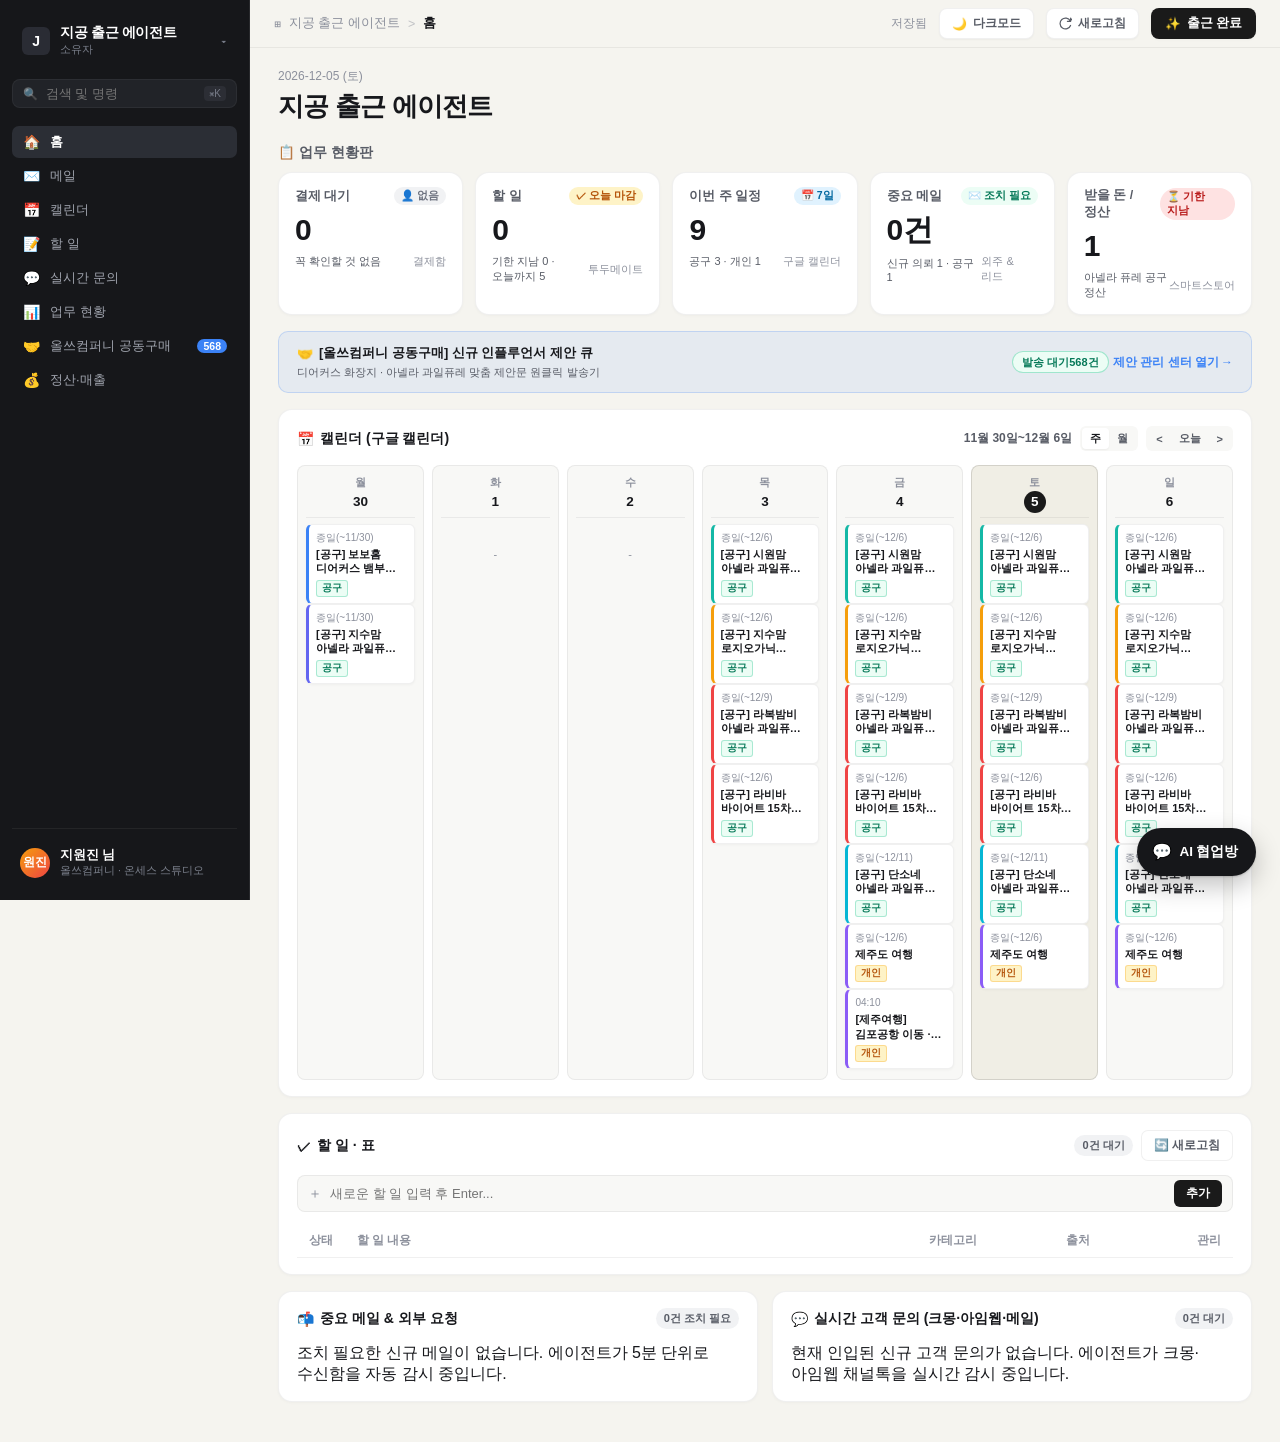
<file: index.html>
<!DOCTYPE html>
<html lang="ko" data-theme="light">
<head>
  <meta charset="UTF-8">
  <meta name="viewport" content="width=device-width, initial-scale=1.0, maximum-scale=1.0, user-scalable=no">
  <title>지공 출근 에이전트 | 업무 현황 대시보드</title>
  <link rel="stylesheet" href="styles.css?v=20261116_airoomwide">
  <link rel="stylesheet" href="ops.css?v=20261126_ops4">
</head>
<body>
  <div class="app-container">
    <!-- Desktop Sidebar (Dark Theme) -->
    <aside class="sidebar">
      <!-- Workspace Brand Header -->
      <div class="workspace-header">
        <div class="workspace-brand">
          <div class="workspace-icon">J</div>
          <div class="workspace-titles">
            <div class="workspace-name">지공 출근 에이전트</div>
            <div class="workspace-role">소유자</div>
          </div>
        </div>
        <span class="workspace-arrow">▾</span>
      </div>

      <!-- Quick Command / Search Bar -->
      <div class="sidebar-search">
        <span class="search-icon">🔍</span>
        <input type="text" class="search-input" placeholder="검색 및 명령" readonly>
        <span class="search-shortcut">⌘K</span>
      </div>

      <!-- Main Navigation Menu -->
      <ul class="nav-menu">
        <li class="nav-item active" data-view="today-view">
          <span class="nav-icon">🏠</span>
          <span class="nav-label">홈</span>
        </li>
        <li class="nav-item" data-view="email-view">
          <span class="nav-icon">✉️</span>
          <span class="nav-label">메일</span>
          <span class="nav-badge" id="side-email-badge">1</span>
        </li>
        <li class="nav-item" data-view="calendar-view">
          <span class="nav-icon">📅</span>
          <span class="nav-label">캘린더</span>
        </li>
        <li class="nav-item" data-view="todo-view">
          <span class="nav-icon">📝</span>
          <span class="nav-label">할 일</span>
          <span class="nav-badge" id="side-todo-badge">5</span>
        </li>
        <li class="nav-item" data-view="inquiry-view">
          <span class="nav-icon">💬</span>
          <span class="nav-label">실시간 문의</span>
          <span class="nav-badge" id="side-inquiry-badge">3</span>
        </li>
        <li class="nav-item" data-view="work-status-view">
          <span class="nav-icon">📊</span>
          <span class="nav-label">업무 현황</span>
        </li>
        <li class="nav-item" data-view="gonggu-view">
          <span class="nav-icon">🤝</span>
          <span class="nav-label">올쓰컴퍼니 공동구매</span>
          <span class="nav-badge" id="side-gonggu-badge" style="background: var(--accent-blue); color: #fff;">30</span>
        </li>
        <li class="nav-item" data-view="sales-view">
          <span class="nav-icon">💰</span>
          <span class="nav-label">정산·매출</span>
        </li>
      </ul>

      <!-- User Profile at Sidebar Footer -->
      <div class="sidebar-footer">
        <div class="user-profile">
          <div class="avatar">원진</div>
          <div class="user-info">
            <div class="user-name">지원진 님</div>
            <div class="user-role">올쓰컴퍼니 · 온세스 스튜디오</div>
          </div>
        </div>
      </div>
    </aside>

    <!-- Mobile Drawer Backdrop -->
    <div class="sidebar-backdrop" id="sidebar-backdrop"></div>

    <!-- Main Content Area -->
    <div class="main-wrapper">
      <!-- Breadcrumb & Top Bar -->
      <header class="top-breadcrumb-bar">
        <div class="breadcrumb-left">
          <button class="mobile-menu-trigger" id="btn-mobile-sidebar-toggle" title="메뉴 열기">☰</button>
          <span class="crumb-icon">⊞</span>
          <span class="crumb-text">지공 출근 에이전트</span>
          <span class="crumb-sep">&gt;</span>
          <span class="crumb-active" id="breadcrumb-current">홈</span>
        </div>
        <div class="breadcrumb-right">
          <span class="status-save-text">저장됨</span>
          <button class="btn-header-tool" id="btn-theme-toggle" title="테마 전환">
            <span id="btn-theme-icon">🌙</span>
            <span id="btn-theme-label">다크모드</span>
          </button>
          <button class="btn-header-tool" id="btn-refresh-data" title="최신 데이터 새로고침 (메일·투두·캘린더)">
            <svg class="refresh-icon" width="13" height="13" viewBox="0 0 24 24" fill="none" stroke="currentColor" stroke-width="2.2" stroke-linecap="round" stroke-linejoin="round">
              <path d="M21.5 2v6h-6M21.34 15.57a10 10 0 1 1-.57-8.38l5.67-5.67"/>
            </svg>
            <span id="btn-refresh-label">새로고침</span>
          </button>
          <button class="btn-primary" id="btn-run-agent">
            <span>✨</span>
            <span id="btn-run-agent-text">출근 완료</span>
          </button>
          <script>
            (function(){
              try {
                var s = localStorage.getItem('jeegong_work_state');
                var b = document.getElementById('btn-run-agent');
                if (b && s === 'checked_in') {
                  b.className = 'btn-primary work-active';
                  b.innerHTML = '<span>🌙</span><span id="btn-run-agent-text">업무 종료</span>';
                } else if (b && s === 'finished') {
                  b.className = 'btn-primary work-finished';
                  b.innerHTML = '<span>🎉</span><span id="btn-run-agent-text">퇴근 완료 ✓</span>';
                }
              } catch(e) {}
            })();
          </script>
        </div>
      </header>

      <!-- Page Main Title Header -->
      <div class="dashboard-page-header">
        <div class="header-titles">
          <div class="sub-date" id="current-date-text">2026-11-10 (화)</div>
          <h1 class="main-title" id="page-title">지공 출근 에이전트</h1>
        </div>
      </div>

      <!-- Mobile Nav Tabs -->
      <nav class="mobile-nav-tabs">
        <button class="mobile-tab-btn active" data-view="today-view">🏠 홈</button>
        <button class="mobile-tab-btn" data-view="email-view">✉️ 메일</button>
        <button class="mobile-tab-btn" data-view="calendar-view">📅 캘린더</button>
        <button class="mobile-tab-btn" data-view="todo-view">📝 할 일</button>
        <button class="mobile-tab-btn" data-view="inquiry-view">💬 실시간 문의</button>
        <button class="mobile-tab-btn" data-view="work-status-view">📊 업무 현황</button>
        <button class="mobile-tab-btn" data-view="gonggu-view">🤝 공구 영업</button>
        <button class="mobile-tab-btn" data-view="sales-view">💰 정산·매출</button>
      </nav>

      <main class="content-body">
        <!-- 마감 알림 (로그인 시 ops.js 가 채움) -->
        <div class="ops-alert-bar" id="ops-alert-bar" hidden></div>

        <!-- VIEW 1: HOME (오늘의 업무 현황판) -->
        <section class="view-section active" id="today-view">
          
          <!-- 1. 업무 현황판 (5대 지표 카드 헤더) -->
          <div class="section-block-title">
            <span>📋 업무 현황판</span>
          </div>

          <div class="metrics-card-grid">
            <!-- 1. 결제 대기 -->
            <div class="metric-card">
              <div class="metric-card-top">
                <span class="metric-title">결제 대기</span>
                <span class="metric-pill pill-subtle">👤 없음</span>
              </div>
              <div class="metric-value">0</div>
              <div class="metric-footer">
                <span class="metric-sub">꼭 확인할 것 없음</span>
                <span class="metric-cat">결제함</span>
              </div>
            </div>

            <!-- 2. 할 일 -->
            <div class="metric-card">
              <div class="metric-card-top">
                <span class="metric-title">할 일</span>
                <span class="metric-pill pill-warning">✓ 오늘 마감</span>
              </div>
              <div class="metric-value" id="stat-todo-count">5</div>
              <div class="metric-footer">
                <span class="metric-sub">기한 지남 0 · 오늘까지 5</span>
                <span class="metric-cat">투두메이트</span>
              </div>
            </div>

            <!-- 3. 이번 주 일정 -->
            <div class="metric-card">
              <div class="metric-card-top">
                <span class="metric-title">이번 주 일정</span>
                <span class="metric-pill pill-info">📅 7일</span>
              </div>
              <div class="metric-value" id="stat-calendar-count">4</div>
              <div class="metric-footer">
                <span class="metric-sub">공구 3 · 개인 1</span>
                <span class="metric-cat">구글 캘린더</span>
              </div>
            </div>

            <!-- 4. 중요 메일 -->
            <div class="metric-card">
              <div class="metric-card-top">
                <span class="metric-title">중요 메일</span>
                <span class="metric-pill pill-success">✉️ 조치 필요</span>
              </div>
              <div class="metric-value" id="stat-email-count">3</div>
              <div class="metric-footer">
                <span class="metric-sub">신규 의뢰 1 · 공구 1</span>
                <span class="metric-cat">외주 & 리드</span>
              </div>
            </div>

            <!-- 5. 받을 돈 / 정산 -->
            <div class="metric-card">
              <div class="metric-card-top">
                <span class="metric-title">받을 돈 / 정산</span>
                <span class="metric-pill pill-danger">⏳ 기한 지남</span>
              </div>
              <div class="metric-value">1</div>
              <div class="metric-footer">
                <span class="metric-sub">아넬라 퓨레 공구 정산</span>
                <span class="metric-cat">스마트스토어</span>
              </div>
            </div>
          </div>

          <!-- [중요] 오늘 공동구매 실무 핵심 하이라이트 배너 -->
          <div class="today-gonggu-highlight-banner" onclick="if(window.switchNavView){window.switchNavView('gonggu-view');}else{document.querySelector('[data-view=\'gonggu-view\']').click();}">
            <div class="banner-text-area">
              <div style="font-size: 13px; font-weight: 700; color: var(--text-primary); display: flex; align-items: center; gap: 6px;">
                <span>🤝</span>
                <span>[올쓰컴퍼니 공동구매] 신규 인플루언서 제안 큐</span>
              </div>
              <div style="font-size: 11px; color: var(--text-secondary); margin-top: 3px;">
                디어커스 화장지 · 아넬라 과일퓨레 맞춤 제안문 원클릭 발송기
              </div>
            </div>
            <div class="banner-action-area">
              <span class="cat-tag cat-biz" style="font-size: 11px; font-weight: 600;">발송 대기 <span id="banner-gonggu-pending-count">83</span>건</span>
              <span style="font-size: 12px; color: var(--accent-blue); font-weight: 600; display: inline-flex; align-items: center; gap: 2px;">
                <span>제안 관리 센터 열기</span>
                <span>→</span>
              </span>
            </div>
          </div>

          <!-- 2. 구글 캘린더 주간 뷰 (단일 와이드 패널) -->
          <div class="dashboard-mid-grid">
            <div class="panel-card panel-calendar-week">
              <div class="panel-header">
                <div class="panel-title">
                  <span>📅</span>
                  <span id="cal-panel-title">캘린더 (구글 캘린더)</span>
                </div>
                <div class="cal-nav-controls">
                  <span class="cal-range-text" id="cal-week-range-text">11월 2일~8일</span>
                  <div class="cal-btn-group cal-mode-group">
                    <button class="cal-today-btn cal-mode-btn is-active" data-cal-mode="week">주</button>
                    <button class="cal-today-btn cal-mode-btn" data-cal-mode="month">월</button>
                  </div>
                  <div class="cal-btn-group">
                    <button class="cal-arrow-btn" id="btn-cal-prev" title="이전">&lt;</button>
                    <button class="cal-today-btn" id="btn-cal-today">오늘</button>
                    <button class="cal-arrow-btn" id="btn-cal-next" title="다음">&gt;</button>
                  </div>
                </div>
              </div>

              <!-- Weekly 7-Day Grid Container -->
              <div class="week-calendar-grid" id="week-calendar-container">
                <!-- Dynamically populated via JS -->
              </div>
            </div>
          </div>

          <!-- 3. 하단 섹션: ✓ 할 일 · 표 (Table Format) -->
          <div class="panel-card panel-todo-table-section">
            <div class="panel-header">
              <div class="panel-title">
                <span>✓</span>
                <span>할 일 · 표</span>
              </div>
              <div style="display: flex; align-items: center; gap: 8px;">
                <span class="section-badge" id="todomate-count-badge">5건 대기</span>
                <button class="btn-subtle" onclick="window.refreshTodomateOnly()" title="투두메이트 실시간 새로고침">🔄 새로고침</button>
              </div>
            </div>

            <!-- Quick Add Bar -->
            <div class="todo-quick-add-bar">
              <div class="todo-quick-add-input-wrap">
                <span class="quick-add-icon">＋</span>
                <input type="text" id="input-quick-add-todo" class="todo-quick-input" placeholder="새로운 할 일 입력 후 Enter..." autocomplete="off">
                <button type="button" class="btn-quick-add" onclick="window.handleQuickAddTodo()">추가</button>
              </div>
            </div>

            <!-- Modern Table Layout for Tasks -->
            <div class="todo-table-responsive">
              <table class="todo-modern-table">
                <thead>
                  <tr>
                    <th style="width: 44px; text-align: center;">상태</th>
                    <th>할 일 내용</th>
                    <th style="width: 140px;">카테고리</th>
                    <th style="width: 110px;">출처</th>
                    <th style="width: 100px; text-align: right;">관리</th>
                  </tr>
                </thead>
                <tbody id="todo-table-body">
                  <!-- Dynamically rendered via JS -->
                </tbody>
              </table>
            </div>
          </div>

          <!-- 4. 중요 메일 & 실시간 문의 & 업무 참고 자료 카드 섹션 -->
          <div class="dashboard-bottom-grid">
            <!-- 중요 메일 카드 -->
            <div class="panel-card">
              <div class="panel-header">
                <div class="panel-title">
                  <span>📬</span>
                  <span>중요 메일 & 외부 요청</span>
                </div>
                <span class="section-badge" id="email-badge">3건</span>
              </div>
              <div class="email-list" id="email-list-container">
                <!-- Injected via JS -->
              </div>
            </div>

            <!-- 실시간 고객 문의 카드 -->
            <div class="panel-card">
              <div class="panel-header">
                <div class="panel-title">
                  <span>💬</span>
                  <span>실시간 고객 문의 (크몽·아임웹·메일)</span>
                </div>
                <span class="section-badge" id="inquiry-badge">3건 대기</span>
              </div>
              <div class="inquiry-list" id="inquiry-list-container">
                <!-- Injected via JS -->
              </div>
            </div>
          </div>

        </section>

        <!-- VIEW 2: 메일 전용 뷰 -->
        <section class="view-section" id="email-view">
          <div class="view-summary-banner">
            <div>✉️ 조치 필요 <strong id="email-view-banner-count">0건</strong> · 온세스 스튜디오(`onsessdesign@gmail.com`), 개인(`dnjswls1540@gmail.com`), 네이버(`dnjsrns123@naver.com`) 3개 메일함 실시간 감지 중</div>
            <div style="font-size: 11px; color: var(--text-tertiary); white-space: nowrap;">5분 주기 자동 동기화</div>
          </div>
          <div class="panel-card">
            <div class="panel-header">
              <div class="panel-title">
                <span>✉️</span>
                <span>수신 메일 및 답장 초안 관리</span>
              </div>
              <span class="section-badge" id="email-view-badge">0건 조치 필요</span>
            </div>
            <div class="email-list" id="email-view-container">
              <!-- Injected via JS -->
            </div>
          </div>
        </section>

        <!-- VIEW 3: 캘린더 전용 뷰 -->
        <section class="view-section" id="calendar-view">
          <div class="view-summary-banner">
            <div>📅 이번 주 구글 캘린더 일정 <strong id="calendar-view-banner-count">0건</strong> · dnjswls1540@gmail.com</div>
            <div style="font-size: 11px; color: var(--text-tertiary); white-space: nowrap;">공동구매 런칭 및 개인 일정</div>
          </div>
          <div class="panel-card" style="margin-bottom: 16px;">
            <div class="panel-header">
              <div class="panel-title">
                <span>📅</span>
                <span>주간 캘린더 전체 그리드</span>
              </div>
              <div class="cal-nav-controls">
                <span class="cal-range-text" id="cal-full-range-text">11월 2일~8일</span>
              </div>
            </div>
            <div class="week-calendar-grid" id="calendar-full-view-container">
              <!-- Injected via JS -->
            </div>
          </div>
          <div class="panel-card">
            <div class="panel-header">
              <div class="panel-title">
                <span>📋</span>
                <span>주간 상세 일정 목록</span>
              </div>
              <span class="section-badge" id="calendar-agenda-badge">0건</span>
            </div>
            <div id="calendar-agenda-list" class="action-items-list">
              <!-- Injected via JS -->
            </div>
          </div>
        </section>

        <!-- VIEW 4: 할 일 전용 뷰 -->
        <section class="view-section" id="todo-view">
          <div class="view-summary-banner">
            <div>📝 오늘 미완료 <strong id="todo-view-banner-count">0건</strong> · 투두메이트(jeeallth) 및 에이전트 추천 우선순위</div>
            <div style="font-size: 11px; color: var(--text-tertiary); white-space: nowrap;">실시간 양방향 동기화</div>
          </div>
          <div class="panel-card">
            <div class="panel-header">
              <div class="panel-title">
                <span>📝</span>
                <span>오늘의 할 일 & 우선순위 관리</span>
              </div>
              <span class="section-badge" id="todo-view-badge">0건 남음</span>
            </div>
            <div class="todo-quick-add-bar">
              <div class="todo-quick-add-input-wrap">
                <span class="quick-add-icon">＋</span>
                <input type="text" class="todo-quick-input" id="todo-view-quick-input" placeholder="새로운 할 일 입력 후 Enter...">
                <button class="btn-quick-add" onclick="window.addTodoFromViewInput()">추가</button>
              </div>
            </div>
            <div class="todo-table-responsive">
              <table class="todo-modern-table">
                <thead>
                  <tr>
                    <th style="width: 44px; text-align: center;">상태</th>
                    <th>할 일 내용</th>
                    <th style="width: 125px; text-align: center;">카테고리</th>
                    <th style="width: 110px; text-align: center;">출처</th>
                    <th style="width: 60px; text-align: center;">관리</th>
                  </tr>
                </thead>
                <tbody id="todo-full-table-body">
                  <!-- Injected via JS -->
                </tbody>
              </table>
            </div>
          </div>
        </section>

        <!-- VIEW 5: 실시간 문의 전용 뷰 -->
        <section class="view-section" id="inquiry-view">
          <div class="view-summary-banner">
            <div>💬 실시간 고객 문의 <strong id="inquiry-view-banner-count">0건</strong> · 크몽('아닥사' 비즈) · 아임웹 채널톡 · 네이버 메일</div>
            <div style="font-size: 11px; color: var(--text-tertiary); white-space: nowrap;">실시간 감시 및 승인 발송</div>
          </div>
          <div class="panel-card">
            <div class="panel-header">
              <div class="panel-title">
                <span>💬</span>
                <span>실시간 고객 문의 목록</span>
              </div>
              <span class="section-badge" id="inquiry-view-badge">대기 0건</span>
            </div>
            <div class="inquiry-list" id="inquiry-exclusive-list-container">
              <!-- Injected via JS -->
            </div>
          </div>
        </section>

        <!-- VIEW 6: 업무 현황 뷰 -->
        <section class="view-section" id="work-status-view">
          <div class="view-summary-banner">
            <div>📊 <strong>지원진 님 멀티 비즈니스 현황판</strong> · 올쓰컴퍼니 · 온세스 스튜디오 · 지공J</div>
            <div style="font-size: 11px; color: var(--text-tertiary); white-space: nowrap;">에이전트 통합 관제</div>
          </div>
          <div class="dashboard-mid-grid" style="grid-template-columns: 1fr 1fr 1fr;">
            <!-- 올쓰컴퍼니 -->
            <div class="panel-card">
              <div class="panel-header">
                <div class="panel-title">
                  <span>🛍️</span>
                  <span>올쓰컴퍼니 (공구 중개)</span>
                </div>
                <span class="section-badge" style="background: var(--accent-green-light); color: var(--accent-green-text);">11월 진행</span>
              </div>
              <div style="font-size: 12.5px; line-height: 1.65; color: var(--text-secondary); display: flex; flex-direction: column; gap: 8px;">
                <div>• <strong>아넬라 퓨레</strong>: 짱빵실(11/2~6), 손뽀니(11/8~12)</div>
                <div>• <strong>울렌 부츠</strong>: 데이원(11/3~10), 제이백(11/11~15)</div>
                <div>• <strong>로지오가닉</strong>: 챔맘(11/9~12), 짱빵실(11/10~14)</div>
                <div>• <strong>푸드케어 클레</strong>: 제안서 발송 후 회신 대기 중</div>
              </div>
            </div>
            <!-- 온세스 스튜디오 -->
            <div class="panel-card">
              <div class="panel-header">
                <div class="panel-title">
                  <span>💻</span>
                  <span>온세스 스튜디오 (웹제작)</span>
                </div>
                <span class="section-badge" style="background: var(--accent-blue-light); color: var(--accent-blue-text);">외주 대기</span>
              </div>
              <div style="font-size: 12.5px; line-height: 1.65; color: var(--text-secondary); display: flex; flex-direction: column; gap: 8px;">
                <div>• <strong>켈빈조명 (식스샵)</strong>: 송두혁 대표님 맞춤 견적 답장 발송 완료 (고객 회신 대기)</div>
                <div>• <strong>아임웹 채널톡</strong>: 실시간 외주 문의 감시 중</div>
                <div>• <strong>웹 대시보드</strong>: 실시간 동기화 및 Lean-AX B2B SaaS 가동</div>
              </div>
            </div>
            <!-- 지공J / 교육 -->
            <div class="panel-card">
              <div class="panel-header">
                <div class="panel-title">
                  <span>📚</span>
                  <span>지공J & 교육·콘텐츠</span>
                </div>
                <span class="section-badge" style="background: var(--accent-yellow-light); color: var(--accent-yellow-text);">상품 운영</span>
              </div>
              <div style="font-size: 12.5px; line-height: 1.65; color: var(--text-secondary); display: flex; flex-direction: column; gap: 8px;">
                <div>• <strong>클래스101</strong>: 상품 페이지 '무자본' 키워드 수정 과제</div>
                <div>• <strong>크몽 전자책</strong>: #582625 승인 검토 완료 상태</div>
                <div>• <strong>런쓴 전자책</strong>: 『5일만에 팔리는 전자책 쓰기』 11/15 발송 일정 모니터링</div>
              </div>
            </div>
          </div>
        </section>

        <!-- VIEW 7: 올쓰컴퍼니 공동구매 뷰 -->
        <section class="view-section" id="gonggu-view">
          <div class="view-summary-banner">
            <div>🤝 <strong>올쓰컴퍼니 공동구매</strong> · 인플루언서 제안 관리 및 파이프라인</div>
            <div style="font-size: 11px; color: var(--text-tertiary); white-space: nowrap;">인플루언서 발굴 및 맞춤 제안문 원클릭 발송기</div>
          </div>

          <!-- 공동구매 하위 메뉴 (2026-11-25) -->
          <nav class="ops-subnav" id="ops-gonggu-subnav" aria-label="공동구매 하위 메뉴">
            <button type="button" class="btn-campaign-tab active" data-ops="sub" data-sub="dm">DM 관리</button>
            <button type="button" class="btn-campaign-tab" data-ops="sub" data-sub="events">공구 일정</button>
            <button type="button" class="btn-campaign-tab" data-ops="sub" data-sub="settle">인플루언서 정산 <span class="ops-subnav-badge" id="ops-settle-badge" hidden></span></button>
            <button type="button" class="btn-campaign-tab" data-ops="sub" data-sub="sourcing">상품 소싱</button>
            <button type="button" class="btn-campaign-tab" data-ops="sub" data-sub="withholding">원천징수</button>
          </nav>
          <div class="ops-sub" data-sub="events" id="ops-events" hidden></div>
          <div class="ops-sub" data-sub="settle" id="ops-settle" hidden></div>
          <div class="ops-sub" data-sub="sourcing" id="ops-sourcing" hidden></div>
          <div class="ops-sub" data-sub="withholding" id="ops-withholding" hidden></div>

          <!-- DM 관리 (기존 공구 발송 센터) -->
          <div class="ops-sub" data-sub="dm">
          <!-- 다중 상품/캠페인 전환 탭 바 -->
          <div class="gonggu-campaign-tabs" id="gonggu-campaign-tabs">
            <!-- JS에서 gongguCampaigns 기반 동적 렌더링 -->
          </div>

          <!-- 활성 제안 캠페인 패널 -->
          <div class="panel-card" style="margin-bottom: 20px;">
            <div class="panel-header" style="flex-wrap: wrap; gap: 8px;">
              <div class="panel-title" id="gonggu-active-title">
                <span>🎯</span>
                <span>디어커스 뱀부500 대나무 화장지 (30명 맞춤 제안)</span>
              </div>
              <div style="display: flex; gap: 8px; align-items: center;">
                <span class="section-badge" id="gonggu-active-badge" style="background: var(--accent-blue-light); color: var(--accent-blue-text);">댓글 100개+ 실사 검증</span>
                <a href="https://docs.google.com/spreadsheets/d/1G49BotJ6PZ72rJWUOeTBYE4BeA94pJz1liGbtvDx2HU/edit" target="_blank" rel="noopener" class="btn-sm-tool" style="text-decoration: none;">📊 마스터 시트 열기 ↗</a>
              </div>
            </div>

            <!-- 캠페인 서머리 바 & 검색 필터 -->
            <div style="padding: 12px 16px; background: var(--bg-card-subtle); border-radius: 8px; margin-bottom: 14px; display: flex; flex-wrap: wrap; justify-content: space-between; align-items: center; gap: 10px; border: 1px solid var(--border-subtle);">
              <div style="font-size: 12px; color: var(--text-secondary); line-height: 1.5;" id="gonggu-active-meta">
                • <strong>타깃</strong>: 리빙, 살림, 청소, 주방, 요리 (팔로워 3만+, 댓글 100+, 최근 1달 활동, 중복 0건)<br>
                • <strong>안내</strong>: 제안문은 바로 수정할 수 있으며, <strong>[📋 원클릭 복사]</strong> 버튼을 누르면 수정된 최신 내용이 즉시 복사됩니다.
              </div>
              <div style="display: flex; gap: 8px; align-items: center;">
                <input type="text" id="gonggu-search-input" placeholder="계정 검색 (@라임블리 등)..." style="padding: 6px 12px; font-size: 12px; border: 1px solid var(--border-subtle); border-radius: 6px; background: var(--bg-card); color: var(--text-primary); width: 170px;">
                <div style="font-size: 11.5px; font-weight: 600; color: var(--accent-blue); padding: 4px 10px; background: var(--bg-card); border-radius: 6px; border: 1px solid var(--border-subtle); white-space: nowrap;">
                  ⚡ 발송 대기: <span id="gonggu-total-counter" style="color: var(--accent-blue); font-weight: 700;">21</span>명
                </div>
              </div>
            </div>

            <!-- 인플루언서 카드 동적 렌더링 컨테이너 -->
            <div id="gonggu-campaign-list" class="gonggu-campaign-container">
              <!-- JS에서 동적 렌더링 -->
            </div>
          </div>
          </div><!-- /DM 관리 -->
        </section>

        <!-- VIEW 8: 정산·매출 뷰 (2026-11-25 업무관리 — 로그인 시 ops.js 가 채움) -->
        <section class="view-section" id="sales-view">
          <div class="view-summary-banner">
            <div>💰 <strong>정산·매출</strong> · 내 수수료 매출과 순수익 (공구 · 페이노트 · 온세스)</div>
            <div style="font-size: 11px; color: var(--text-tertiary); white-space: nowrap;">🔒 로그인해야 보이는 비공개 정보</div>
          </div>
          <div id="ops-sales"></div>
        </section>

      </main>
    </div>
  </div>

  <!-- Floating AI 협업방 위젯 (기존 구름이 챗봇 자리 · 2026-11-16 4차) -->
  <div class="airoom-widget" id="airoom-widget" data-open="false">
    <section class="airoom-panel" id="airoom-panel" aria-hidden="true" aria-label="AI 협업방">
      <header class="airoom-panel__bar">
        <span class="airoom-panel__avatars" aria-hidden="true">
          <i class="airoom-av" data-tone="pickle">구</i>
          <i class="airoom-av" data-tone="claude">클</i>
          <i class="airoom-av" data-tone="codex">코</i>
          <i class="airoom-av" data-tone="cue">C</i>
        </span>
        <div class="airoom-panel__titles">
          <strong class="airoom-panel__title">AI 협업방 · 4인</strong>
          <span class="airoom-panel__sub">구름이(피클)·클로드·코덱스·Cue</span>
        </div>
        <a class="airoom-panel__btn" id="airoom-open-tab" href="./ai-chat-room/?room=Jeegong_0724" target="_blank" rel="noopener">새 탭에서 열기</a>
        <button class="airoom-panel__close" id="airoom-close" type="button" aria-label="닫기" title="닫기">✕</button>
      </header>
      <div class="airoom-panel__body">
        <iframe class="airoom-frame" id="airoom-frame" title="AI 협업방 — 구름이(피클)·클로드·코덱스·Cue"
                data-src="./ai-chat-room/?room=Jeegong_0724&amp;embed=1&amp;v=20261117c"
                loading="lazy" referrerpolicy="strict-origin-when-cross-origin" allow="clipboard-write"></iframe>
      </div>
    </section>

    <button class="airoom-launcher" id="airoom-launcher" type="button" aria-expanded="false" aria-controls="airoom-panel" title="AI 협업방 열기 — 구름이(피클)·클로드·코덱스·Cue">
      <span class="airoom-launcher__icon" aria-hidden="true">💬</span>
      <span class="airoom-launcher__label">AI 협업방</span>
      <span class="airoom-launcher__badge" id="airoom-badge" aria-live="polite" aria-label="안 읽은 메시지" hidden></span>
    </button>
  </div>

  <div class="toast-notice" id="toast-notice">클립보드에 복사되었습니다.</div>

  <script src="app.js?v=20261125_ops"></script>
  <script src="ops.js?v=20261126_ops6"></script>
</body>
</html>
</file>
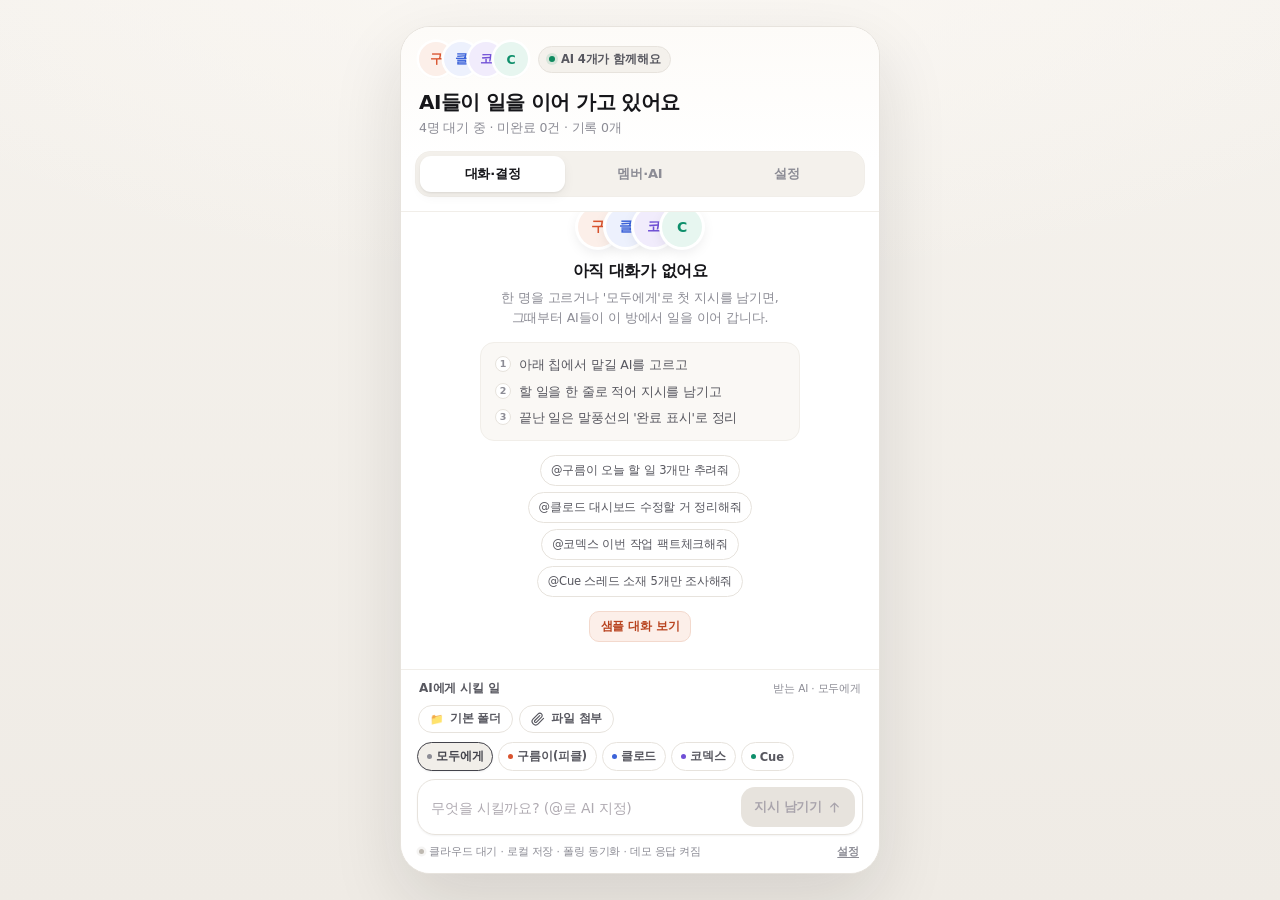
<file: ai-chat-room/index.html>
<!doctype html>
<html lang="ko">
<head>
<meta charset="utf-8" />
<meta name="viewport" content="width=device-width, initial-scale=1, viewport-fit=cover" />
<meta name="color-scheme" content="light" />
<meta name="theme-color" content="#F3F0EB" />
<title>AI 협업방 · 구름이(피클)·클로드·코덱스·Cue</title>
<style>
/* ============================================================
   1. 디자인 토큰 — 매트/크리스탈 톤 (과한 네온광 없음)
   ============================================================ */
:root{
  --bg:#F3F0EB;
  --surface:#FFFFFF;
  --surface-2:#FAF8F5;
  --surface-3:#F4F1EC;
  --ink:#16161A;
  --ink-2:#57575F;
  --ink-3:#8C8C95;
  --line:#E7E3DD;
  --line-2:#F1EEE9;
  --accent:#DE5734;
  --accent-ink:#B8431F;
  --accent-tint:#FCEFE9;
  --ok:#0F8A5F;
  --ok-tint:#E9F6EF;
  --danger:#C2412B;
  --r-lg:20px;
  --r-md:14px;
  --r-sm:10px;
  --shadow-1:0 1px 2px rgba(22,22,26,.05);
  --shadow-2:0 2px 6px rgba(22,22,26,.05),0 14px 34px rgba(22,22,26,.06);
  --font:-apple-system,BlinkMacSystemFont,"Apple SD Gothic Neo","Pretendard","Malgun Gothic",system-ui,"Segoe UI",sans-serif;
}

*,*::before,*::after{box-sizing:border-box;}
html,body{height:100%;}
body{
  margin:0;
  font-family:var(--font);
  background:
    radial-gradient(120% 70% at 50% -10%, #FBF8F4 0%, rgba(251,248,244,0) 60%),
    linear-gradient(180deg,#F5F2ED 0%, #EFEBE5 100%);
  color:var(--ink);
  -webkit-font-smoothing:antialiased;
  text-rendering:optimizeLegibility;
  letter-spacing:-0.01em;
  display:flex;
  justify-content:center;
  align-items:stretch;
}
button{font-family:inherit;letter-spacing:inherit;color:inherit;}
input,textarea{font-family:inherit;letter-spacing:inherit;color:inherit;}
::selection{background:#F7D9CD;}

/* 앱 셸 */
.phone{
  position:relative;
  width:100%;
  max-width:480px;
  height:100dvh;
  min-height:100dvh;
  display:flex;
  flex-direction:column;
  background:var(--surface);
  overflow:hidden;
}
@media (min-width:560px){
  body{padding:26px 0;align-items:flex-start;}
  .phone{
    height:calc(100dvh - 52px);
    min-height:600px;
    border:1px solid var(--line);
    border-radius:30px;
    box-shadow:0 28px 70px rgba(22,22,26,.12),0 2px 0 rgba(255,255,255,.7) inset;
  }
}

/* ============================================================
   ?embed=1 — 대시보드 우측 하단 챗봇 팝업(iframe) 안에서
   여백·둥근 모서리·그림자 없이 꽉 차게 (독립 접속 시에는 영향 없음)
   ============================================================ */
body.is-embed{
  display:block;
  padding:0;
  background:#fff;
}
body.is-embed .phone{
  display:flex;
  width:100%;
  max-width:none;
  height:100dvh;
  min-height:0;
  border:0;
  border-radius:0;
  box-shadow:none;
  margin:0 auto;
}
body.is-embed .appbar{
  padding-top:12px;
}
body.is-embed .timeline{
  padding-bottom:8px;
}
/* 대시보드 팝업에서는 상단을 한 줄로 축소 — 아바타·인원은 팝업 상단 바에 이미 있음 (2026-11-16) */
body.is-embed .appbar__top,
body.is-embed .appbar__title{
  display:none;
}
body.is-embed .appbar__sub{
  margin:0;
  font-size:12px;
}
body.is-embed .tabs{
  margin:8px -4px 0;
  padding:3px;
  border-radius:12px;
}
body.is-embed .tab{
  padding:6px 4px;
  font-size:12.5px;
  border-radius:9px;
}
body.is-embed .appbar__rule{
  margin-top:10px;
}
@media (max-width:480px){
  body.is-embed .appbar{
    padding-top:calc(12px + env(safe-area-inset-top));
  }
}

/* ============================================================
   2. 헤더
   ============================================================ */
.appbar{
  position:relative;
  padding:calc(14px + env(safe-area-inset-top)) 18px 0;
  background:linear-gradient(180deg,#FDFBF8 0%,#FFFFFF 72%);
  flex:none;
}
.appbar__top{
  display:flex;
  align-items:center;
  gap:10px;
  min-height:36px;
}
.avatars{display:flex;align-items:center;flex:none;}
.avatars .avatar{
  width:34px;height:34px;
  margin-left:-9px;
  box-shadow:0 0 0 2.5px #fff,0 1px 3px rgba(22,22,26,.10);
  font-size:12.5px;
}
.avatars .avatar:first-child{margin-left:0;}
.badge{
  display:inline-flex;align-items:center;gap:6px;
  padding:5px 10px;
  border-radius:999px;
  background:var(--surface-3);
  border:1px solid var(--line);
  color:var(--ink-2);
  font-size:11.5px;
  font-weight:600;
  white-space:nowrap;
}
.badge__dot{
  width:6px;height:6px;border-radius:50%;
  background:var(--ok);
  box-shadow:0 0 0 3px rgba(15,138,95,.12);
}
.appbar__title{
  margin:12px 0 0;
  font-size:20px;
  line-height:1.32;
  font-weight:700;
  letter-spacing:-0.03em;
  color:var(--ink);
  word-break:keep-all;
}
.appbar__sub{
  margin:5px 0 0;
  font-size:12.5px;
  color:var(--ink-3);
  font-variant-numeric:tabular-nums;
}

/* 실시간 연결 표시 — 과하지 않은 작은 점 하나 */
.live-dot{
  display:inline-block;
  width:5px;height:5px;
  border-radius:50%;
  margin-right:5px;
  vertical-align:1px;
  background:var(--ok);
  box-shadow:0 0 0 2.5px rgba(15,138,95,.12);
  animation:livepulse 2.6s ease-in-out infinite;
}
.live-dot.is-off{
  background:#BEB9B1;
  box-shadow:0 0 0 2.5px rgba(190,185,177,.16);
  animation:none;
}
@keyframes livepulse{0%,100%{opacity:1;}50%{opacity:.42;}}

/* 탭 */
.tabs{
  display:flex;
  gap:2px;
  margin:14px -4px 0;
  padding:4px;
  border-radius:15px;
  background:var(--surface-3);
  border:1px solid var(--line-2);
}
.tab{
  flex:1;
  appearance:none;
  border:0;
  background:transparent;
  border-radius:11px;
  padding:9px 4px;
  font-size:13px;
  font-weight:600;
  color:var(--ink-3);
  cursor:pointer;
  transition:background .18s ease,color .18s ease,box-shadow .18s ease;
  white-space:nowrap;
}
.tab[aria-selected="true"]{
  background:#fff;
  color:var(--ink);
  box-shadow:0 1px 2px rgba(22,22,26,.07),0 4px 12px rgba(22,22,26,.05);
}
.tab:active{transform:translateY(.5px);}
.appbar__rule{height:1px;background:var(--line-2);margin:14px -18px 0;}

/* ============================================================
   3. 공통 뷰
   ============================================================ */
.screen{flex:1;min-height:0;display:flex;position:relative;}
.view{
  flex:1;min-width:0;
  display:none;
  flex-direction:column;
  min-height:0;
}
.view.is-active{display:flex;}

/* 아바타 */
.avatar{
  width:30px;height:30px;
  border-radius:50%;
  display:grid;place-items:center;
  flex:none;
  font-weight:700;
  font-size:12px;
  letter-spacing:-0.02em;
  background:var(--tint,#F1EEE9);
  color:var(--mcolor,#57575F);
  user-select:none;
}

/* ============================================================
   4. 타임라인
   ============================================================ */
.timeline{
  flex:1;
  min-height:0;
  overflow-y:auto;
  -webkit-overflow-scrolling:touch;
  overscroll-behavior:contain;
  padding:14px 16px 10px;
  display:flex;
  flex-direction:column;
  gap:14px;
  scrollbar-width:thin;
  scrollbar-color:#DAD5CD transparent;
}
.timeline::-webkit-scrollbar{width:6px;}
.timeline::-webkit-scrollbar-thumb{background:#E2DDD5;border-radius:3px;}

.day{
  display:flex;align-items:center;gap:10px;
  margin:6px 2px 2px;
  color:var(--ink-3);
  font-size:11px;
  font-weight:600;
  letter-spacing:0;
}
.day::before,.day::after{
  content:"";flex:1;height:1px;background:var(--line-2);
}
.day span{
  padding:4px 9px;
  border-radius:999px;
  background:var(--surface-2);
  border:1px solid var(--line-2);
  font-variant-numeric:tabular-nums;
}

/* 말풍선 */
.msg{display:flex;flex-direction:column;max-width:100%;animation:rise .22s ease both;}
.msg--ai{align-items:flex-start;}
.msg--user{align-items:flex-end;}
@keyframes rise{from{opacity:0;transform:translateY(4px);}to{opacity:1;transform:none;}}

.msg__head{
  display:flex;align-items:center;gap:7px;
  margin:0 0 6px 2px;
  min-height:24px;
}
.msg__head .avatar{width:24px;height:24px;font-size:10.5px;}
.msg__name{font-size:12.5px;font-weight:700;color:var(--ink);letter-spacing:-0.02em;}
.msg__role{font-size:11px;color:var(--ink-3);}
.tag-demo{
  font-size:10px;font-weight:700;color:var(--ink-3);
  border:1px solid var(--line);
  background:var(--surface-2);
  border-radius:6px;
  padding:1px 5px;
  letter-spacing:0;
}

.bubble{
  max-width:86%;
  padding:11px 14px;
  border-radius:16px;
  font-size:14px;
  line-height:1.55;
  white-space:pre-wrap;
  word-break:break-word;
  overflow-wrap:anywhere;
}
.msg--ai .bubble{
  background:var(--surface-2);
  border:1px solid var(--line);
  color:var(--ink);
  border-top-left-radius:6px;
  box-shadow:var(--shadow-1);
}
.msg--ai[data-tone="pickle"] .bubble{background:#FEF8F5;border-color:#F6DFD4;}
.msg--user .bubble{
  background:var(--ink);
  color:#fff;
  border-top-right-radius:6px;
  box-shadow:0 6px 18px rgba(22,22,26,.16);
}
/* 어두운(사용자) 말풍선 안 @멘션 — 밝은 배지 + 진한 글자로 대비 확보
   (배지 배경은 멤버 틴트, 글자는 멤버 색의 진한 변형 --mcd) */
.msg--user .bubble .mention{
  color:var(--mcd,#A8371A);
  background:var(--mt,#FCEFE9);
  padding:0 5px;
  border-radius:6px;
  box-shadow:inset 0 0 0 1px rgba(22,22,26,.10);
  text-shadow:none;
}
.msg--user .bubble .mention--user{color:var(--mcd,#175040);}

/* 대상 표시 */
.msg__to{
  margin:0 3px 5px 0;
  font-size:11px;
  color:var(--ink-3);
  font-weight:600;
}
.msg__to b{color:var(--ink-2);font-weight:700;}

/* 메타(시각 + 완료 토글) */
.msg__meta{
  display:flex;align-items:center;gap:8px;
  margin:6px 3px 0;
  font-size:11px;
  color:var(--ink-3);
  font-variant-numeric:tabular-nums;
}
.msg--user .msg__meta{flex-direction:row-reverse;}
.done-btn{
  appearance:none;
  display:inline-flex;align-items:center;gap:4px;
  padding:3px 8px;
  border-radius:999px;
  border:1px solid var(--line);
  background:#fff;
  color:var(--ink-3);
  font-size:10.5px;
  font-weight:600;
  cursor:pointer;
  transition:all .16s ease;
}
.done-btn:hover{border-color:#D9D3CA;color:var(--ink-2);}
.done-btn__check{
  width:11px;height:11px;border-radius:50%;
  border:1.5px solid currentColor;
  display:grid;place-items:center;
  flex:none;
}
.done-btn__check svg{width:8px;height:8px;opacity:0;transition:opacity .14s ease;}

.msg.is-done .bubble{
  background:#F6F8F7;
  border-color:#E1EDE7;
  color:#77837C;
  box-shadow:none;
}
.msg--user.is-done .bubble{
  background:#3B3B44;
  border-color:transparent;
  color:rgba(255,255,255,.74);
  box-shadow:none;
}
.msg--user.is-done .bubble .mention{opacity:1;}
.msg.is-done .done-btn{
  background:var(--ok-tint);
  border-color:#CDE8DB;
  color:var(--ok);
}
.msg.is-done .done-btn__check{border-color:var(--ok);background:var(--ok);color:#fff;}
.msg.is-done .done-btn__check svg{opacity:1;}
.msg.is-done .msg__head{opacity:.72;}

/* @멘션 하이라이트 */
.mention{
  font-weight:700;
  /* 밝은 말풍선에서도 WCAG AA(4.5:1) 이상 — 틴트 배경 위 진한 변형 색을 쓴다 */
  color:var(--mcd,#8F2E12);
  background:var(--mt,#FCEFE9);
  border-radius:5px;
  padding:0 3px;
  box-decoration-break:clone;
  -webkit-box-decoration-break:clone;
}
.mention--user{--mc:#1F6B52;--mt:#E6F3EC;--mcd:#175040;}
.mention--all{--mc:#6B5A2E;--mt:#F6EFDD;--mcd:#4F3F14;}

/* 타이핑 */
.msg.is-typing .bubble{
  display:flex;align-items:center;gap:4px;
  padding:13px 15px;
}
.dot{
  width:5px;height:5px;border-radius:50%;
  background:#B9B4AC;
  animation:blink 1.1s infinite ease-in-out;
}
.dot:nth-child(2){animation-delay:.16s;}
.dot:nth-child(3){animation-delay:.32s;}
@keyframes blink{0%,80%,100%{opacity:.32;transform:translateY(0);}40%{opacity:1;transform:translateY(-2px);}}

/* 샘플 배너 */
.sample-bar{
  display:flex;align-items:center;gap:8px;
  padding:9px 12px;
  border-radius:12px;
  background:#FBF7EF;
  border:1px solid #EDE3D0;
  color:#7A6A4C;
  font-size:11.5px;
  line-height:1.4;
}
.sample-bar span{flex:1;}
.sample-bar button{
  appearance:none;border:0;background:transparent;
  color:#8A6F3E;font-size:11.5px;font-weight:700;
  text-decoration:underline;text-underline-offset:2px;
  cursor:pointer;padding:2px;flex:none;
}

/* 빈 상태 */
.empty{
  margin:0 auto;
  width:100%;
  padding:16px 8px 18px;
  display:flex;flex-direction:column;align-items:center;text-align:center;
  animation:rise .26s ease both;
}
.empty__stack{display:flex;margin-bottom:14px;}
.empty__stack .avatar{
  width:40px;height:40px;font-size:14px;
  margin-left:-12px;
  box-shadow:0 0 0 3px #fff,0 4px 14px rgba(22,22,26,.10);
}
.empty__stack .avatar:first-child{margin-left:0;}
.empty h2{
  margin:0 0 6px;
  font-size:16px;
  font-weight:700;
  letter-spacing:-0.03em;
}
.empty p{
  margin:0 0 14px;
  font-size:12.5px;
  line-height:1.6;
  color:var(--ink-3);
  max-width:290px;
  word-break:keep-all;
}
.empty__steps{
  width:100%;
  max-width:320px;
  margin:0 0 14px;
  padding:12px 14px;
  list-style:none;
  counter-reset:s;
  background:var(--surface-2);
  border:1px solid var(--line-2);
  border-radius:var(--r-md);
  text-align:left;
}
.empty__steps li{
  counter-increment:s;
  position:relative;
  padding-left:24px;
  font-size:12.5px;
  line-height:1.55;
  color:var(--ink-2);
}
.empty__steps li + li{margin-top:7px;}
.empty__steps li::before{
  content:counter(s);
  position:absolute;left:0;top:1px;
  width:16px;height:16px;border-radius:50%;
  background:#fff;border:1px solid var(--line);
  color:var(--ink-3);
  font-size:9.5px;font-weight:700;
  display:grid;place-items:center;
}
.quick{
  display:flex;flex-wrap:wrap;gap:6px;justify-content:center;
  max-width:330px;
  margin-bottom:14px;
}
.quick button{
  appearance:none;
  padding:7px 10px;
  border-radius:999px;
  border:1px solid var(--line);
  background:#fff;
  color:var(--ink-2);
  font-size:11.5px;
  font-weight:500;
  cursor:pointer;
  transition:border-color .15s ease,background .15s ease,transform .15s ease;
}
.quick button:hover{border-color:#D6CFC4;background:#FDFBF8;}
.quick button:active{transform:scale(.985);}
.empty__actions{display:flex;gap:8px;flex-wrap:wrap;justify-content:center;}

/* ============================================================
   5. 입력 카드 (컴포저)
   ============================================================ */
.composer{
  flex:none;
  border-top:1px solid var(--line-2);
  background:rgba(255,255,255,.94);
  backdrop-filter:saturate(180%) blur(12px);
  -webkit-backdrop-filter:saturate(180%) blur(12px);
  padding:10px 16px calc(12px + env(safe-area-inset-bottom));
}
.composer__head{
  display:flex;align-items:baseline;justify-content:space-between;
  margin:0 2px 8px;
}
.composer__title{font-size:12px;font-weight:700;color:var(--ink-2);letter-spacing:-0.01em;}
.composer__hint{font-size:10.5px;color:var(--ink-3);}

.chips{
  display:flex;
  gap:5px;
  overflow-x:auto;
  padding:1px 1px 8px;
  margin:0 -1px;
  scrollbar-width:none;
}
.chips::-webkit-scrollbar{display:none;}
.chip{
  appearance:none;
  flex:none;
  display:inline-flex;align-items:center;gap:4px;
  padding:6px 9px;
  border-radius:999px;
  border:1px solid var(--line);
  background:#fff;
  color:var(--ink-2);
  font-size:11.5px;
  font-weight:600;
  cursor:pointer;
  transition:all .15s ease;
  white-space:nowrap;
}
.chip:hover{border-color:#D8D1C7;}
.chip__dot{
  width:5px;height:5px;border-radius:50%;
  background:var(--mcolor,#B9B4AC);
  flex:none;
}
.chip--all{--mcolor:#4A4A53;--tint:#EFEBE5;}
.chip--all{--mcolor:#43434B;--tint:#F1EEE9;}
.chip--all{--mcolor:#43434B;--tint:#F1EEE9;}
.chip[aria-pressed="true"]{
  background:var(--tint,var(--ink));
  border-color:var(--mcolor,var(--ink));
  color:var(--mcolor,var(--ink));
  box-shadow:0 1px 2px rgba(22,22,26,.05);
}

/* @멘션 자동완성 목록 */
.mentions{
  display:flex;flex-direction:column;gap:1px;
  margin:0 0 8px;padding:5px;
  border:1px solid var(--line);
  border-radius:14px;
  background:var(--surface);
  box-shadow:var(--shadow-2);
}
.mentions[hidden]{display:none;}
.mentions__hint{
  padding:3px 8px 5px;
  font-size:10.5px;color:var(--ink-3);
}
.mentions__item{
  appearance:none;display:flex;align-items:center;gap:8px;
  width:100%;padding:7px 8px;
  border:0;border-radius:9px;
  background:transparent;
  font-size:12.5px;color:var(--ink-2);
  text-align:left;cursor:pointer;
}
.mentions__item:hover{background:var(--surface-2);}
.mentions__item.is-active{background:var(--surface-3);color:var(--ink);}
.mentions__item .mention-handle{font-weight:700;color:var(--ink);}
.mentions__item .mention-role{margin-left:auto;font-size:10.5px;color:var(--ink-3);}

.inputrow{
  display:flex;
  align-items:flex-end;
  gap:8px;
  padding:7px 7px 7px 13px;
  border:1px solid var(--line);
  border-radius:18px;
  background:#fff;
  box-shadow:var(--shadow-1);
  transition:border-color .16s ease,box-shadow .16s ease;
}
.inputrow:focus-within{
  border-color:#D9CFC4;
  box-shadow:0 0 0 3px rgba(222,87,52,.09),var(--shadow-1);
}
#msgInput{
  flex:1;
  min-width:0;
  border:0;
  outline:none;
  background:transparent;
  resize:none;
  font-size:14px;
  line-height:1.5;
  padding:8px 0;
  max-height:118px;
  min-height:22px;
  color:var(--ink);
}
#msgInput::placeholder{color:#B0ABB2;}
.send{
  appearance:none;
  height:40px;
  flex:none;
  border:0;
  border-radius:14px;
  background:var(--accent);
  color:#fff;
  display:inline-flex;align-items:center;gap:5px;
  padding:0 13px;
  font-size:12.5px;
  font-weight:700;
  letter-spacing:-0.02em;
  cursor:pointer;
  box-shadow:0 4px 12px rgba(222,87,52,.28);
  transition:transform .14s ease,background .16s ease,box-shadow .16s ease,color .16s ease;
}
.send:hover{background:#D24C29;}
.send:active{transform:scale(.96);}
.send:disabled{
  background:#E7E3DD;
  color:#A9A4AC;
  box-shadow:none;
  cursor:default;
}
.composer__foot{
  display:flex;align-items:center;justify-content:space-between;
  gap:8px;
  margin:8px 2px 0;
  font-size:10.5px;
  color:var(--ink-3);
}
.composer__foot button{
  appearance:none;border:0;background:transparent;
  color:var(--ink-3);font-size:10.5px;font-weight:600;
  text-decoration:underline;text-underline-offset:2px;
  cursor:pointer;padding:2px;
}
/* 파일을 끌어오는 동안 입력 카드를 살짝 띄운다 */
body.is-dragging .composer{
  border-top-color:var(--accent);
  box-shadow:inset 0 0 0 2px rgba(222,87,52,.14);
}
body.is-dragging .tools__hint{color:var(--accent-ink);font-weight:700;opacity:1;}

/* ============================================================
   5-1. 작업 폴더 · 파일 첨부 (2026-11-17)
   ============================================================ */
.composer__tools{
  position:relative;
  display:flex;align-items:center;gap:6px;
  margin:0 1px 8px;
}
/* 두 버튼(작업 폴더 · 파일 첨부)은 같은 필 규격을 쓴다 — 높이·테두리·라운딩·여백·폰트 동일 */
.tool{
  appearance:none;display:inline-flex;align-items:center;gap:6px;
  height:28px;padding:0 11px;border-radius:999px;
  border:1px solid var(--line);background:#fff;color:var(--ink-2);
  font-size:11.5px;font-weight:600;line-height:1;cursor:pointer;white-space:nowrap;
  transition:border-color .15s ease,background .15s ease,color .15s ease;
}
.tool:hover{border-color:#D8D1C7;background:#FDFBF8;}
.tool:active{background:#F7F3EC;}
.tool:focus-visible{outline:2px solid var(--accent);outline-offset:2px;}
.tool.is-on{background:var(--accent-tint);border-color:#F2C7B6;color:var(--accent-ink);}
.tool__icon{display:inline-flex;align-items:center;justify-content:center;flex:none;font-size:11px;line-height:1;}
.tool__svg{display:block;flex:none;}
.tool__text{min-width:0;max-width:200px;overflow:hidden;text-overflow:ellipsis;direction:ltr;text-align:left;}
#folderBtn{flex:0 1 auto;min-width:0;}
#attachBtn{flex:none;}
/* '끌어다 놓기·붙여넣기' 안내는 평소엔 툴팁으로만 두고, 끌어오는 동안에만 오른쪽에 겹쳐 보여준다
   (팝업 400px 폭에서 안내 문구가 잘리던 문제 — 레이아웃 폭을 차지하지 않게 absolute) */
.tools__hint{
  position:absolute;right:2px;top:50%;transform:translateY(-50%);
  font-size:10px;color:var(--ink-3);white-space:nowrap;
  opacity:0;pointer-events:none;transition:opacity .12s ease;
}

/* 첨부 대기 줄 */
.attach-strip{
  display:flex;gap:6px;overflow-x:auto;
  padding:0 1px 8px;margin:0 -1px;
  scrollbar-width:none;
}
.attach-strip[hidden]{display:none;}
.attach-strip::-webkit-scrollbar{display:none;}
.attach-chip{
  position:relative;flex:none;display:flex;align-items:center;gap:6px;
  max-width:220px;padding:5px 6px;border-radius:10px;
  border:1px solid var(--line);background:var(--surface-2);
  font-size:11px;color:var(--ink-2);
}
.attach-chip img{width:26px;height:26px;border-radius:6px;object-fit:cover;flex:none;}
.attach-chip__icon{
  width:26px;height:26px;border-radius:6px;background:var(--surface-3);
  display:grid;place-items:center;font-size:13px;flex:none;
}
.attach-chip__body{min-width:0;display:flex;flex-direction:column;gap:1px;}
.attach-chip__name{max-width:150px;overflow:hidden;text-overflow:ellipsis;white-space:nowrap;}
.attach-chip__state{font-size:10px;color:var(--ink-3);}
.attach-chip__state.is-err{color:var(--danger);}
.attach-chip__x{
  appearance:none;border:0;background:transparent;color:var(--ink-3);
  font-size:12px;line-height:1;padding:3px;margin-left:2px;cursor:pointer;
}
.attach-chip.is-error{border-color:#EFC9C1;background:#FDF3F1;}

/* 말풍선 안 폴더 배지 · 첨부 카드 */
.bubble__folder{
  display:inline-flex;align-items:center;gap:5px;max-width:100%;
  margin:0 0 8px;padding:3px 8px;border-radius:8px;
  background:rgba(22,22,26,.055);color:var(--ink-2);
  font-size:11px;font-weight:600;
}
.msg--user .bubble__folder{background:rgba(255,255,255,.16);color:#fff;}
.bubble__folder span{overflow:hidden;text-overflow:ellipsis;white-space:nowrap;direction:ltr;}
.att-grid{display:grid;gap:6px;margin-top:2px;}
.att{
  display:flex;align-items:center;gap:8px;max-width:100%;
  padding:6px;border-radius:10px;
  background:#fff;border:1px solid var(--line);
  text-decoration:none;color:inherit;
}
.msg--user .att{background:rgba(255,255,255,.94);border-color:transparent;color:var(--ink);}
.att__thumb{width:44px;height:44px;border-radius:8px;object-fit:cover;flex:none;background:var(--surface-3);}
.att__icon{
  width:44px;height:44px;border-radius:8px;flex:none;
  display:grid;place-items:center;background:var(--surface-3);font-size:17px;
}
.att__meta{min-width:0;display:flex;flex-direction:column;gap:2px;}
.att__name{font-size:12px;font-weight:700;overflow:hidden;text-overflow:ellipsis;white-space:nowrap;}
.att__sub{font-size:10.5px;color:var(--ink-3);}
.att--image{display:block;padding:0;overflow:hidden;background:transparent;border:0;}
.att--image img{display:block;width:100%;max-width:230px;border-radius:10px;background:var(--surface-3);}
.att--image .att__cap{font-size:10.5px;color:var(--ink-3);padding:4px 2px 0;}

/* 폴더 선택 목록 */
.folder-list{display:flex;flex-direction:column;gap:6px;margin:2px 0 12px;max-height:230px;overflow-y:auto;}
.folder-item{
  appearance:none;text-align:left;width:100%;
  padding:9px 11px;border-radius:11px;border:1px solid var(--line);background:#fff;
  font-size:12.5px;color:var(--ink-2);cursor:pointer;
  transition:border-color .15s ease,background .15s ease;
}
.folder-item:hover{border-color:#D8D1C7;background:#FDFBF8;}
.folder-item b{display:block;font-size:12px;color:var(--ink);margin-bottom:2px;}
.folder-item span{font-size:10.5px;color:var(--ink-3);word-break:break-all;}
.folder-item[aria-pressed="true"]{border-color:#F2C7B6;background:var(--accent-tint);}

/* ============================================================
   6. 멤버 뷰
   ============================================================ */
.scroll{
  flex:1;
  min-height:0;
  overflow-y:auto;
  -webkit-overflow-scrolling:touch;
  padding:16px 16px calc(22px + env(safe-area-inset-bottom));
  display:flex;
  flex-direction:column;
  gap:12px;
}
.section-label{
  margin:2px 2px 0;
  font-size:11.5px;
  font-weight:700;
  color:var(--ink-3);
  letter-spacing:0;
}
.member{
  border:1px solid var(--line);
  border-radius:var(--r-lg);
  background:#fff;
  padding:15px 15px 13px;
  box-shadow:var(--shadow-1);
}
.member__top{display:flex;align-items:center;gap:11px;}
.member__top .avatar{
  width:42px;height:42px;font-size:14.5px;
  box-shadow:0 0 0 3px #fff,0 2px 8px rgba(22,22,26,.08);
}
.member__id{min-width:0;flex:1;}
.member__name{
  display:flex;align-items:center;gap:6px;
  font-size:14.5px;
  font-weight:700;
  letter-spacing:-0.03em;
}
.member__role{font-size:12px;color:var(--ink-3);margin-top:2px;}
.status{
  display:inline-flex;align-items:center;gap:5px;
  padding:4px 9px;
  border-radius:999px;
  font-size:10.5px;
  font-weight:700;
  border:1px solid var(--line);
  background:var(--surface-2);
  color:var(--ink-3);
  white-space:nowrap;
  flex:none;
}
.status__dot{width:6px;height:6px;border-radius:50%;background:#BEB9B1;}
.status.is-busy{
  background:#FDF3EE;
  border-color:#F4DACD;
  color:#B4552F;
}
.status.is-busy .status__dot{background:#E16A3D;box-shadow:0 0 0 3px rgba(225,106,61,.14);}
.member__desc{
  margin:11px 0 0;
  font-size:12.5px;
  line-height:1.55;
  color:var(--ink-2);
  word-break:keep-all;
}
.member__foot{
  display:flex;align-items:center;justify-content:space-between;
  gap:10px;
  margin-top:12px;
  padding-top:12px;
  border-top:1px solid var(--line-2);
}
.member__meta{font-size:11px;color:var(--ink-3);font-variant-numeric:tabular-nums;}

/* 버튼 */
.btn{
  appearance:none;
  display:inline-flex;align-items:center;justify-content:center;gap:6px;
  padding:9px 14px;
  border-radius:12px;
  border:1px solid var(--line);
  background:#fff;
  color:var(--ink);
  font-size:12.5px;
  font-weight:600;
  cursor:pointer;
  transition:all .15s ease;
  white-space:nowrap;
}
.btn:hover{border-color:#D7D0C6;background:#FDFBF8;}
.btn:active{transform:scale(.985);}
.btn--primary{
  background:var(--accent);
  border-color:var(--accent);
  color:#fff;
  box-shadow:0 4px 12px rgba(222,87,52,.22);
}
.btn--primary:hover{background:#D24C29;border-color:#D24C29;}
.btn--soft{
  background:var(--accent-tint);
  border-color:#F3D9CD;
  color:var(--accent-ink);
}
.btn--soft:hover{background:#FAE6DC;border-color:#EFD0C1;}
.btn--danger{color:var(--danger);border-color:#EBD5CF;background:#FDF7F5;}
.btn--danger:hover{background:#FBEDE8;border-color:#E4C5BC;}
.btn--danger-solid{background:var(--danger);border-color:var(--danger);color:#fff;}
.btn--block{width:100%;}
.btn--sm{padding:7px 11px;font-size:11.5px;border-radius:10px;}

/* ============================================================
   7. 설정 뷰
   ============================================================ */
.card{
  border:1px solid var(--line);
  border-radius:var(--r-lg);
  background:#fff;
  padding:16px;
  box-shadow:var(--shadow-1);
}
.card__title{
  margin:0 0 4px;
  font-size:13.5px;
  font-weight:700;
  letter-spacing:-0.02em;
  display:flex;align-items:center;gap:7px;
  flex-wrap:wrap;
}
.card__desc{
  margin:0 0 14px;
  font-size:11.5px;
  line-height:1.6;
  color:var(--ink-3);
  word-break:keep-all;
}
.pill{
  font-size:10px;font-weight:700;
  padding:2px 7px;border-radius:999px;
  background:var(--surface-3);
  border:1px solid var(--line);
  color:var(--ink-3);
  letter-spacing:0;
}
.pill--ok{background:var(--ok-tint);border-color:#CDE8DB;color:var(--ok);}
.pill--soon{background:#FBF7EF;border-color:#EDE3D0;color:#8A6F3E;}

.field{margin-bottom:12px;}
.field label{
  display:block;
  font-size:11.5px;
  font-weight:700;
  color:var(--ink-2);
  margin-bottom:6px;
}
.field__wrap{position:relative;display:flex;align-items:center;}
.field input{
  width:100%;
  border:1px solid var(--line);
  border-radius:12px;
  background:var(--surface-2);
  padding:11px 12px;
  font-size:13px;
  outline:none;
  transition:border-color .16s ease,box-shadow .16s ease,background .16s ease;
}
.field input:focus{
  border-color:#D6CCBF;
  background:#fff;
  box-shadow:0 0 0 3px rgba(222,87,52,.08);
}
.field__wrap input{padding-right:56px;}
.field__peek{
  position:absolute;right:6px;
  appearance:none;border:0;background:transparent;
  color:var(--ink-3);font-size:11px;font-weight:700;
  padding:6px 7px;border-radius:8px;cursor:pointer;
}
.field__peek:hover{background:var(--surface-3);color:var(--ink-2);}
.field__note{margin:6px 2px 0;font-size:10.5px;color:var(--ink-3);line-height:1.5;}
.row{display:flex;gap:8px;flex-wrap:wrap;}
.row--between{justify-content:space-between;align-items:center;}

.switch{display:flex;align-items:center;justify-content:space-between;gap:12px;padding:11px 0;}
.switch + .switch{border-top:1px solid var(--line-2);}
.switch__label{font-size:12.5px;font-weight:600;color:var(--ink);}
.switch__sub{font-size:10.5px;color:var(--ink-3);margin-top:3px;line-height:1.5;}
.toggle{
  appearance:none;
  width:44px;height:26px;flex:none;
  border-radius:999px;
  border:1px solid var(--line);
  background:#EDE9E3;
  position:relative;
  cursor:pointer;
  transition:background .18s ease,border-color .18s ease;
}
.toggle::after{
  content:"";
  position:absolute;top:2px;left:2px;
  width:20px;height:20px;border-radius:50%;
  background:#fff;
  box-shadow:0 1px 3px rgba(22,22,26,.18);
  transition:transform .18s cubic-bezier(.4,.9,.3,1);
}
.toggle[aria-checked="true"]{background:var(--accent);border-color:var(--accent);}
.toggle[aria-checked="true"]::after{transform:translateX(18px);}
.toggle:disabled{opacity:.5;cursor:not-allowed;}

.fineprint{
  margin:0;
  font-size:10.5px;
  line-height:1.65;
  color:var(--ink-3);
}
.fineprint code{
  font-family:ui-monospace,SFMono-Regular,Menlo,monospace;
  font-size:10px;
  background:var(--surface-3);
  border:1px solid var(--line-2);
  border-radius:5px;
  padding:1px 4px;
  color:var(--ink-2);
  word-break:break-all;
}
.divider{height:1px;background:var(--line-2);margin:14px 0;}

/* ============================================================
   8. 토스트 · 시트
   ============================================================ */
.toast-host{
  position:absolute;
  left:0;right:0;
  bottom:calc(24px + env(safe-area-inset-bottom));
  display:flex;flex-direction:column;align-items:center;gap:6px;
  pointer-events:none;
  z-index:40;
  padding:0 16px;
}
.phone[data-tab="chat"] .toast-host{bottom:calc(150px + env(safe-area-inset-bottom));}
.toast{
  max-width:100%;
  padding:10px 14px;
  border-radius:12px;
  background:rgba(22,22,26,.92);
  color:#fff;
  font-size:12px;
  font-weight:500;
  line-height:1.45;
  box-shadow:0 10px 26px rgba(22,22,26,.24);
  animation:toastIn .2s ease both;
  word-break:keep-all;
}
@keyframes toastIn{from{opacity:0;transform:translateY(6px);}to{opacity:1;transform:none;}}
.toast.is-out{animation:toastOut .18s ease both;}
@keyframes toastOut{to{opacity:0;transform:translateY(4px);}}

.sheet{
  position:absolute;inset:0;
  z-index:50;
  display:none;
  align-items:flex-end;
  justify-content:center;
  background:rgba(22,22,26,.28);
  backdrop-filter:blur(2px);
  -webkit-backdrop-filter:blur(2px);
}
.sheet.is-open{display:flex;animation:fadeIn .16s ease both;}
@keyframes fadeIn{from{opacity:0;}to{opacity:1;}}
.sheet__panel{
  width:100%;
  max-width:480px;
  background:#fff;
  border-radius:22px 22px 0 0;
  padding:20px 20px calc(18px + env(safe-area-inset-bottom));
  box-shadow:0 -12px 40px rgba(22,22,26,.16);
  animation:sheetUp .22s cubic-bezier(.3,.9,.3,1) both;
}
@keyframes sheetUp{from{transform:translateY(14px);opacity:.6;}to{transform:none;opacity:1;}}
.sheet__title{margin:0 0 6px;font-size:15.5px;font-weight:700;letter-spacing:-0.03em;}
.sheet__body{margin:0 0 18px;font-size:12.5px;line-height:1.6;color:var(--ink-3);word-break:keep-all;}
.sheet__actions{display:flex;gap:8px;}
.sheet__actions .btn{flex:1;padding:12px;}

@media (prefers-reduced-motion:reduce){
  *,*::before,*::after{animation-duration:.001ms !important;animation-iteration-count:1 !important;transition-duration:.001ms !important;}
}
</style>
</head>
<body>
<div class="phone" id="app" data-tab="chat">

  <!-- ── 헤더 ───────────────────────────────────────────── -->
  <header class="appbar">
    <div class="appbar__top">
      <div class="avatars" id="headerAvatars" aria-hidden="true"></div>
      <span class="badge" id="memberBadge"><i class="badge__dot"></i>AI 4개가 함께해요</span>
    </div>
    <h1 class="appbar__title">AI들이 일을 이어 가고 있어요</h1>
    <p class="appbar__sub" id="headerStatus">구름이(피클) · 클로드 · 코덱스 · Cue</p>

    <nav class="tabs" role="tablist" aria-label="화면 선택">
      <button class="tab" role="tab" id="tab-chat" aria-selected="true" aria-controls="view-chat" data-tab="chat" type="button">대화·결정</button>
      <button class="tab" role="tab" id="tab-members" aria-selected="false" aria-controls="view-members" data-tab="members" type="button">멤버·AI</button>
      <button class="tab" role="tab" id="tab-settings" aria-selected="false" aria-controls="view-settings" data-tab="settings" type="button">설정</button>
    </nav>
    <div class="appbar__rule"></div>
  </header>

  <div class="screen">
    <!-- ── 대화·결정 ─────────────────────────────────────── -->
    <section class="view is-active" id="view-chat" role="tabpanel" aria-labelledby="tab-chat">
      <div class="timeline" id="timeline" aria-live="polite" aria-relevant="additions"></div>

      <div class="composer">
        <div class="composer__head">
          <span class="composer__title">AI에게 시킬 일</span>
          <span class="composer__hint" id="targetSummary">받는 AI · 모두에게</span>
        </div>

        <div class="composer__tools">
          <button class="tool" type="button" id="folderBtn" aria-haspopup="dialog" aria-controls="folderSheet" title="작업 폴더 지정 — 클로드·코덱스가 이 폴더에서 일합니다">
            <span class="tool__icon" aria-hidden="true">📁</span>
            <span class="tool__text" id="folderBtnText">기본 폴더</span>
          </button>
          <button class="tool" type="button" id="attachBtn" aria-label="파일 첨부" title="파일 첨부 — 끌어다 놓거나 붙여넣어도 됩니다">
            <svg class="tool__svg" viewBox="0 0 24 24" width="14" height="14" aria-hidden="true" focusable="false" fill="none" stroke="currentColor" stroke-width="2" stroke-linecap="round" stroke-linejoin="round"><path d="M21.44 11.05l-9.19 9.19a6 6 0 0 1-8.49-8.49l8.57-8.57A4 4 0 1 1 18 8.84l-8.59 8.57a2 2 0 0 1-2.83-2.83l8.49-8.48"/></svg>
            <span class="tool__text">파일 첨부</span>
          </button>
          <span class="tools__hint" id="toolsHint" aria-hidden="true">여기에 놓기</span>
          <input type="file" id="fileInput" multiple hidden />
        </div>

        <div class="attach-strip" id="attachStrip" hidden aria-label="첨부 대기 중인 파일"></div>

        <div class="chips" id="chips" role="group" aria-label="지시 대상 선택"></div>

        <div class="mentions" id="mentionSuggest" role="listbox" aria-label="@멘션 자동완성" hidden></div>

        <div class="inputrow">
          <textarea id="msgInput" rows="1" placeholder="무엇을 시킬까요? (@로 AI 지정)" aria-label="지시 내용" enterkeyhint="send" role="combobox" aria-autocomplete="list" aria-expanded="false" aria-controls="mentionSuggest"></textarea>
          <button class="send" id="sendBtn" type="button" aria-label="지시 남기기" disabled>
            <span>지시 남기기</span>
            <svg viewBox="0 0 24 24" width="15" height="15" aria-hidden="true"><path d="M12 19V5M12 5l-6 6M12 5l6 6" fill="none" stroke="currentColor" stroke-width="2.2" stroke-linecap="round" stroke-linejoin="round"/></svg>
          </button>
        </div>

        <div class="composer__foot">
          <span id="composerMode">로컬 저장 · 데모 응답 켜짐</span>
          <button type="button" id="openSettingsLink">설정</button>
        </div>
      </div>
    </section>

    <!-- ── 멤버·AI ──────────────────────────────────────── -->
    <section class="view" id="view-members" role="tabpanel" aria-labelledby="tab-members">
      <div class="scroll" id="membersList"></div>
    </section>

    <!-- ── 설정 ─────────────────────────────────────────── -->
    <section class="view" id="view-settings" role="tabpanel" aria-labelledby="tab-settings">
      <div class="scroll">

        <div class="card">
          <h2 class="card__title">Supabase 연동 <span class="pill pill--ok">자동 연결</span></h2>
          <p class="card__desc">지공 대시보드와 같은 프로젝트 값이 미리 채워져 있어요. 테이블 <code>room_messages</code>가 준비되면 자동으로 연결되고, 그전에는 로컬에 기록하며 조용히 기다립니다.</p>

          <div class="field">
            <label for="sbUrl">Project URL</label>
            <input id="sbUrl" type="url" inputmode="url" autocomplete="off" spellcheck="false" placeholder="https://ipxbmrvadxrvuveujaaq.supabase.co" />
            <p class="field__note">기존 지공 대시보드와 같은 프로젝트를 쓰면 됩니다.</p>
          </div>
          <div class="field">
            <label for="sbKey">Anon Key</label>
            <div class="field__wrap">
              <input id="sbKey" type="password" autocomplete="off" spellcheck="false" placeholder="eyJhbGciOi..." />
              <button class="field__peek" type="button" id="peekKey" aria-pressed="false">보기</button>
            </div>
            <p class="field__note">공개(anon) 키라 페이지에 실려도 안전해요. 실제 보호는 테이블 RLS가 맡습니다.</p>
          </div>
          <div class="field">
            <label for="sbRoom">Room ID</label>
            <input id="sbRoom" type="text" autocomplete="off" spellcheck="false" placeholder="ai-chat-room" />
            <p class="field__note">같은 Room ID를 쓰는 기기끼리 같은 방으로 묶입니다.</p>
          </div>

          <div class="row" style="margin-top:4px;">
            <button class="btn btn--primary" type="button" id="saveSettings">설정 저장</button>
            <button class="btn" type="button" id="clearSettings">기본값으로</button>
          </div>
          <p class="field__note" id="settingsSavedNote">저장 위치 · 이 브라우저</p>
        </div>

        <div class="card">
          <h2 class="card__title">동작 방식</h2>
          <div class="switch">
            <div>
              <div class="switch__label">데모 응답</div>
              <div class="switch__sub">실제 AI 연결 전까지, 지시에 대한 예시 응답을 보여줘요.</div>
            </div>
            <button class="toggle" type="button" role="switch" id="demoToggle" aria-checked="true" aria-label="데모 응답"></button>
          </div>
          <div class="switch">
            <div>
              <div class="switch__label">클라우드 모드</div>
              <div class="switch__sub">기본으로 켜져 있어요. 연결이 안 되면 로컬에 기록하고 20초·30초·1분… 간격으로 다시 시도합니다.</div>
            </div>
            <button class="toggle" type="button" role="switch" id="cloudToggle" aria-checked="false" aria-label="클라우드 모드"></button>
          </div>
        </div>

        <div class="card">
          <h2 class="card__title">대화 내보내기</h2>
          <p class="card__desc">타임라인을 JSON 파일로 받거나, 텍스트로 복사해 다른 곳에 붙일 수 있어요.</p>
          <div class="row">
            <button class="btn" type="button" id="exportJson">JSON 다운로드</button>
            <button class="btn" type="button" id="exportText">텍스트 복사</button>
          </div>
          <div class="divider"></div>
          <div class="row row--between">
            <div>
              <div class="switch__label">타임라인 초기화</div>
              <div class="switch__sub" id="resetSub">모든 메시지를 지웁니다. 되돌릴 수 없어요.</div>
            </div>
          </div>
          <button class="btn btn--danger btn--block" type="button" id="resetAll" style="margin-top:10px;">타임라인 초기화</button>
        </div>

        <div class="card">
          <h2 class="card__title">정보</h2>
          <p class="fineprint">
            AI 협업방 <b>v1.3 · 폴더·첨부</b><br />
            HTML + CSS + Vanilla JS 단일 파일 · 외부 라이브러리 없음<br />
            저장 · 이 브라우저 localStorage (<code id="storageKeyLabel">ai-chat-room.v1</code>) ↔ Supabase <code>room_messages</code><br />
            폴더는 본문 첫 줄 <code>[폴더: 경로]</code>, 첨부는 본문 끝 <code>[첨부: URL|이름|MIME|바이트]</code> 태그로 기록합니다<br />
            클라우드가 준비되기 전에는 로컬에 기록하고 자동으로 재연결합니다
          </p>
        </div>

      </div>
    </section>
  </div>

  <div class="toast-host" id="toastHost" aria-live="polite" aria-atomic="false"></div>

  <div class="sheet" id="sheet" role="dialog" aria-modal="true" aria-labelledby="sheetTitle" aria-hidden="true">
    <div class="sheet__panel">
      <h2 class="sheet__title" id="sheetTitle">확인</h2>
      <p class="sheet__body" id="sheetBody"></p>
      <div class="sheet__actions">
        <button class="btn" type="button" id="sheetCancel">취소</button>
        <button class="btn btn--danger-solid" type="button" id="sheetOk">확인</button>
      </div>
    </div>
  </div>

  <div class="sheet" id="folderSheet" role="dialog" aria-modal="true" aria-labelledby="folderSheetTitle" aria-hidden="true">
    <div class="sheet__panel">
      <h2 class="sheet__title" id="folderSheetTitle">작업 폴더</h2>
      <p class="sheet__body">클로드·코덱스가 이 폴더에서 일합니다. 비우면 PC 기본 폴더를 씁니다.</p>
      <div class="field">
        <label for="folderInput">직접 입력</label>
        <input id="folderInput" type="text" autocomplete="off" spellcheck="false" placeholder="C:\Users\PC\Desktop\Jeegong" />
        <p class="field__note">PC에 실제로 있는 폴더만 적용됩니다. 없으면 기본 폴더로 돌아가고, AI가 그 사실을 알려줍니다.</p>
      </div>
      <div class="folder-list" id="folderPresets"></div>
      <div class="sheet__actions">
        <button class="btn" type="button" id="folderCancel">취소</button>
        <button class="btn btn--primary" type="button" id="folderOk">적용</button>
      </div>
    </div>
  </div>
</div>

<script>
(function () {
  'use strict';

  /* ==========================================================
     0. 진단 훅 (콘솔 오류 0건 검증용)
     ========================================================== */
  var DIAG = { errors: [] };
  window.__AI_CHAT_ROOM__ = DIAG;
  window.addEventListener('error', function (e) {
    DIAG.errors.push(e.message || 'error');
  });
  window.addEventListener('unhandledrejection', function (e) {
    DIAG.errors.push(String((e && e.reason) || 'rejection'));
  });

  /* ==========================================================
     1. 참여 AI 정의 — 이름·역할·테마색 (4명 고정)
     ========================================================== */
  var MEMBERS = [
    { id: 'pickle',  name: '구름이', full: '구름이(피클)', role: '팀장·비서·실행',   mark: '구',
      color: '#D9532E', tint: '#FCEFE9', deep: '#8F2E12',
      desc: '팀장·비서·실행을 맡아요. 지시를 쪼개 배분하고, 전화·예약·발송 같은 실제 실행과 최종 보고를 합니다.' },
    { id: 'claude',  name: '클로드', full: '클로드',        role: '메인 개발·PC 실무', mark: '클',
      color: '#3C63D9', tint: '#EDF1FD', deep: '#24409B',
      desc: '메인 개발과 PC 실무를 맡아요. 대시보드·웹 제작과 로컬 파일 작업을 길게 끌고 갑니다.' },
    { id: 'codex',   name: '코덱스', full: '코덱스',        role: '서브 개발·팩트체크', mark: '코',
      color: '#7050D6', tint: '#F1ECFC', deep: '#432592',
      desc: '서브 개발과 팩트체크를 맡아요. 빠른 스크립트로 먼저 돌려 보고, 다른 AI 결과물을 교차 검수합니다.' },
    { id: 'cue',     name: 'Cue',   full: 'Cue',          role: '외부 리서치·마케팅', mark: 'C',
      color: '#0E8F6B', tint: '#E7F6F0', deep: '#085C45',
      desc: '외부 리서치와 마케팅을 맡아요. 트렌드·경쟁사·소재를 출처와 함께 정리합니다.' }
  ];
  var MEMBER_MAP = {};
  MEMBERS.forEach(function (m) { MEMBER_MAP[m.id] = m; });

  var TARGET_ALL = 'all';

  /* @이름 → 멤버 (긴 이름·별칭 먼저) */
  var MENTION_ALIASES = {
    '구름이': 'pickle', '피클': 'pickle',
    '클로드': 'claude',
    '코덱스': 'codex',
    'cue': 'cue', 'Cue': 'cue', '큐': 'cue',
    '모두': 'all'
  };

  /* 이전 회차(키링·부이) 기록이 클라우드에 남아 있어도 화면이 깨지지 않게 하는 표시용 정의 */
  var LEGACY_MEMBERS = {
    keyring: { id: 'keyring', name: '키링', full: '키링', role: '이전 멤버', mark: '키',
      color: '#8C8C95', tint: '#F1EEE9', deep: '#4A4A53' },
    booi:    { id: 'booi',   name: '부이', full: '부이', role: '이전 멤버', mark: '부',
      color: '#8C8C95', tint: '#F1EEE9', deep: '#4A4A53' }
  };

  /* 알 수 없는 author가 들어와도 크래시 없이 이름만 다르게 그린다 */
  function memberFor(id) {
    if (MEMBER_MAP[id]) return MEMBER_MAP[id];
    if (LEGACY_MEMBERS[id]) return LEGACY_MEMBERS[id];
    var raw = String(id || '');
    return {
      id: raw || 'unknown',
      name: raw || '알 수 없음',
      full: raw || '알 수 없음',
      role: '참여 정보 없음',
      mark: '?',
      color: '#8C8C95', tint: '#F1EEE9', deep: '#4A4A53'
    };
  }

  /* @자동완성 목록 (모두 + 4명) */
  var MENTION_HANDLES = [{ id: TARGET_ALL, handle: '모두', role: '전원에게' }].concat(
    MEMBERS.map(function (m) { return { id: m.id, handle: m.name, role: m.role }; })
  );

  /* ==========================================================
     2. 유틸
     ========================================================== */
  var WEEK = ['일', '월', '화', '수', '목', '금', '토'];

  function $(sel, root) { return (root || document).querySelector(sel); }
  function el(tag, cls, text) {
    var n = document.createElement(tag);
    if (cls) n.className = cls;
    if (text !== undefined && text !== null) n.textContent = text;
    return n;
  }
  function uid() {
    return 'm_' + Date.now().toString(36) + Math.random().toString(36).slice(2, 7);
  }
  function pad2(n) { return (n < 10 ? '0' : '') + n; }
  function sleep(ms) { return new Promise(function (r) { setTimeout(r, ms); }); }

  function fmtTime(iso) {
    var d = new Date(iso);
    var h = d.getHours();
    var ampm = h < 12 ? '오전' : '오후';
    var h12 = h % 12;
    if (h12 === 0) h12 = 12;
    return ampm + ' ' + h12 + ':' + pad2(d.getMinutes());
  }
  function dayKey(iso) {
    var d = new Date(iso);
    return d.getFullYear() + '-' + pad2(d.getMonth() + 1) + '-' + pad2(d.getDate());
  }
  function dayLabel(iso) {
    var d = new Date(iso);
    var now = new Date();
    var k = dayKey(iso);
    if (k === dayKey(now)) return '오늘 · ' + (d.getMonth() + 1) + '월 ' + d.getDate() + '일 (' + WEEK[d.getDay()] + ')';
    var y = new Date(now.getTime() - 86400000);
    if (k === dayKey(y)) return '어제 · ' + (d.getMonth() + 1) + '월 ' + d.getDate() + '일 (' + WEEK[d.getDay()] + ')';
    return (d.getMonth() + 1) + '월 ' + d.getDate() + '일 (' + WEEK[d.getDay()] + ')';
  }
  function shortSnippet(text, max) {
    var t = String(text).replace(/\s+/g, ' ').trim();
    if (t.length <= max) return t;
    return t.slice(0, max) + '…';
  }
  function targetLabel(target) {
    if (target === TARGET_ALL || !target) return '모두에게';
    var m = MEMBER_MAP[target];
    return m ? m.full : '모두에게';
  }

  /* ==========================================================
     2-1. 작업 폴더 · 첨부 (2026-11-17 추가)
     ----------------------------------------------------------
     DB 스키마를 바꾸지 않고 기존 room_messages와 호환되도록
     폴더는 본문 첫 줄 표준 태그 [폴더: C:\경로]로,
     첨부는 본문 끝 [첨부: URL|이름|MIME|바이트] 태그로 실어 보냅니다.
     PC의 claude_room_watcher.py · codex_room_watcher.py가 같은 태그를 읽어
     cwd(작업 폴더)와 내려받은 로컬 파일 경로로 바꿉니다.
     ========================================================== */
  var FOLDER_KEY = 'ai-chat-room.folder';
  var READ_KEY = 'ai-chat-room.lastReadAt';
  var ATTACH_BUCKET = 'room-attachments';
  var ATTACH_MAX_BYTES = 25 * 1024 * 1024;
  var FOLDER_PRESETS = [
    { label: '기본 폴더 (지정 안 함)', hint: 'PC 감시 스크립트의 work_dir에서 일합니다', path: '' },
    { label: '지공 저장소', hint: 'C:\\Users\\PC\\Desktop\\Jeegong', path: 'C:\\Users\\PC\\Desktop\\Jeegong' },
    { label: 'PC 도구', hint: 'C:\\Users\\PC\\pc-tools', path: 'C:\\Users\\PC\\pc-tools' },
    { label: '01_WORK', hint: 'D:\\01_WORK', path: 'D:\\01_WORK' },
    { label: '공동구매 중개', hint: 'D:\\01_WORK\\02_공동구매 중개', path: 'D:\\01_WORK\\02_공동구매 중개' },
    { label: '온세스 스튜디오', hint: 'D:\\01_WORK\\03_온세스 스튜디오 홈페이지 제작', path: 'D:\\01_WORK\\03_온세스 스튜디오 홈페이지 제작' }
  ];

  function fmtBytes(n) {
    var b = Number(n) || 0;
    if (!b) return '';
    if (b < 1024) return b + 'B';
    if (b < 1024 * 1024) return Math.round(b / 1024) + 'KB';
    return (Math.round(b / 1024 / 1024 * 10) / 10) + 'MB';
  }

  function fileNameFromUrl(url) {
    try {
      var clean = String(url || '').split('?')[0].split('#')[0];
      var name = decodeURIComponent(clean.slice(clean.lastIndexOf('/') + 1));
      return name || '첨부 파일';
    } catch (e) { return '첨부 파일'; }
  }

  function fileIcon(f) {
    var name = (f && f.name) || '';
    var mime = (f && f.mime) || '';
    if (/pdf$/i.test(name) || /pdf/i.test(mime)) return '📄';
    if (/\.(xlsx?|csv)$/i.test(name)) return '📊';
    if (/\.(docx?|hwp|hwpx|txt|md)$/i.test(name)) return '📝';
    if (/\.(zip|7z|rar)$/i.test(name)) return '🗜';
    if (/audio\//i.test(mime)) return '🎧';
    if (/video\//i.test(mime)) return '🎖';
    return '📎';
  }

  function isImageFile(f) {
    if (!f) return false;
    if (/^image\//i.test(f.mime || '')) return true;
    return /\.(png|jpe?g|gif|webp|bmp|avif|svg)$/i.test(f.name || '');
  }

  /* 경로가 길면 끝(파일명)을 살리고 중간을 줄인다 */
  function shortenPath(path, max) {
    var p = String(path || '');
    var m = max || 34;
    if (p.length <= m) return p;
    var head = p.slice(0, Math.max(6, m - 18));
    var tail = p.slice(-14);
    return head + '…' + tail;
  }

  var ATTACH_TAG_SRC = '\\[첨부:\\s*([^\\]\\s|]+)(?:\\s*\\|\\s*([^|\\]]*))?(?:\\s*\\|\\s*([^|\\]]*))?(?:\\s*\\|\\s*(\\d+))?\\s*\\]';
  var FOLDER_TAG_SRC = '^\\s*\\[폴더:\\s*([^\\]\\r\\n]+)\\]\\s*\\r?\\n?';

  /* 본문 → { folder, body, files } */
  function parseMessageText(text) {
    var raw = text == null ? '' : String(text);
    var folder = null;
    var fm = new RegExp(FOLDER_TAG_SRC).exec(raw);
    if (fm) { folder = fm[1].trim(); raw = raw.slice(fm[0].length); }
    var files = [];
    var re = new RegExp(ATTACH_TAG_SRC, 'g');
    var m;
    while ((m = re.exec(raw)) !== null) {
      files.push({
        url: m[1],
        name: (m[2] || '').trim() || fileNameFromUrl(m[1]),
        mime: (m[3] || '').trim(),
        size: m[4] ? parseInt(m[4], 10) : 0
      });
    }
    var body = raw.replace(new RegExp(ATTACH_TAG_SRC, 'g'), '').replace(/\n{3,}/g, '\n\n').trim();
    return { folder: folder, body: body, files: files };
  }

  /* 타이핑한 본문 + 폴더 + 첨부 → DB에 저장할 한 줄 본문(태그 포함) */
  function buildWireText(body, folder, files) {
    var out = '';
    if (folder) out += '[폴더: ' + String(folder).replace(/[\]\r\n]/g, ' ').trim() + ']\n';
    out += String(body || '').trim();
    (files || []).forEach(function (f) {
      var name = String(f.name || 'file').replace(/[|\]\r\n]/g, '-');
      out += (out ? '\n' : '') + '[첨부: ' + f.url + '|' + name + '|' + (f.mime || '') + '|' + (f.size || 0) + ']';
    });
    return out.trim();
  }

  /* 안전한 저장 파일명 — 경로에는 ASCII만, 원래 이름은 태그에 남긴다 */
  function storageName(file) {
    var ext = (/(\.[A-Za-z0-9]{1,8})$/.exec(file && file.name || '') || ['', ''])[1].toLowerCase();
    return 'f' + Date.now().toString(36) + Math.random().toString(36).slice(2, 7) + ext;
  }

  /* ==========================================================
     3. 데이터 레이어 — 어댑터 교체 지점
     ----------------------------------------------------------
     UI는 아래 Room API만 씁니다. 저장소를 바꾸려면 어댑터만 갈아끼우면 됩니다.
     어댑터 인터페이스:
       kind                        'local' | 'cloud'
       list()            -> Promise<Message[]>
       add(msg)          -> Promise<Message>
       patch(id, patch)  -> Promise<void>
       clear()           -> Promise<void>

     Message 스키마
       { id, author:'user'|memberId, target:'all'|memberId, text,
         done:boolean, at:ISOString, demo?:boolean, sample?:boolean }
     ========================================================== */
  var LS_KEY = 'ai-chat-room.v1';
  var SCHEMA_VERSION = 1;

  /* 지공 대시보드(jeegong-web/app.js 12~13행)와 같은 공개 Supabase 프로젝트.
     anon 키는 브라우저에 그대로 실리는 공개 키이고, 실제 읽기·쓰기는 테이블 RLS 정책이 막는다.
     값은 기본값으로 미리 채워 두고, 설정 탭에서 언제든 바꾸거나 지울 수 있다. */
  var PRESET = {
    url: 'https://ipxbmrvadxrvuveujaaq.supabase.co',
    anonKey: 'eyJhbGciOiJIUzI1NiIsInR5cCI6IkpXVCJ9.eyJpc3MiOiJzdXBhYmFzZSIsInJlZiI6ImlweGJtcnZhZHhydnV2ZXVqYWFxIiwicm9sZSI6ImFub24iLCJpYXQiOjE3OTIzOTc5MTQsImV4cCI6MjEwNzk3MzkxNH0.lbgUKo8ZVvYrSu7qaVzeWbUNrM-CJHfhtbEFgvTJIpg',
    roomId: 'ai-chat-room'
  };

  /* 클라우드 연결이 안 될 때(테이블 미생성 등) 재시도 간격 */
  var RETRY_BASE = 20000;
  var RETRY_MAX = 120000;

  var DEFAULT_SETTINGS = {
    url: PRESET.url,
    anonKey: PRESET.anonKey,
    roomId: PRESET.roomId,
    demoReplies: true,
    mode: 'cloud'          // 'local' | 'cloud'  (클라우드가 안 되면 자동으로 로컬에 기록하고 재연결을 시도한다)
  };

  function readState() {
    try {
      var raw = localStorage.getItem(LS_KEY);
      if (!raw) return { version: SCHEMA_VERSION, messages: [], settings: normalizeSettings(null) };
      var data = JSON.parse(raw);
      var messages = Array.isArray(data.messages) ? data.messages : [];
      var settings = normalizeSettings(data.settings);
      // 방어: 필수 필드 없는 메시지는 버린다
      messages = messages.filter(function (m) {
        return m && typeof m.id === 'string' && typeof m.text === 'string' && typeof m.at === 'string';
      });
      return { version: SCHEMA_VERSION, messages: messages, settings: settings };
    } catch (e) {
      return { version: SCHEMA_VERSION, messages: [], settings: normalizeSettings(null) };
    }
  }

  /* URL·Anon Key가 비어 있으면 기본 프로젝트 값을 채운다 — Room ID만 넣으면 바로 연결된다 */
  function normalizeSettings(s) {
    var out = Object.assign({}, DEFAULT_SETTINGS, s || {});
    if (!String(out.url || '').trim()) out.url = PRESET.url;
    if (!String(out.anonKey || '').trim()) out.anonKey = PRESET.anonKey;
    if (!String(out.roomId || '').trim()) out.roomId = PRESET.roomId;
    return out;
  }

  function writeState(state) {
    try {
      localStorage.setItem(LS_KEY, JSON.stringify({
        version: SCHEMA_VERSION,
        messages: state.messages,
        settings: state.settings
      }));
      return true;
    } catch (e) {
      toast('저장 공간이 부족해 기록을 저장하지 못했어요.');
      return false;
    }
  }

  /* --- 로컬 어댑터 (기본) --- */
  var LocalAdapter = {
    kind: 'local',
    list: function () {
      return Promise.resolve(readState().messages);
    },
    add: function (msg) {
      var st = readState();
      st.messages.push(msg);
      writeState(st);
      return Promise.resolve(msg);
    },
    patch: function (id, patch) {
      var st = readState();
      for (var i = 0; i < st.messages.length; i++) {
        if (st.messages[i].id === id) {
          Object.assign(st.messages[i], patch);
          break;
        }
      }
      writeState(st);
      return Promise.resolve();
    },
    clear: function () {
      var st = readState();
      st.messages = [];
      writeState(st);
      return Promise.resolve();
    }
  };

  /* --- Supabase 어댑터 (2차 연동용, 값을 넣고 모드를 켜면 사용) ---
     테이블 예시:
       create table room_messages (
         id text primary key,
         room_id text not null,
         author text not null,
         target text,
         text text not null,
         done boolean default false,
         demo boolean default false,
         sample boolean default false,
         at timestamptz not null
       );
     RLS를 켜고 room_id 기준 정책을 걸어 쓰는 전제입니다.
  ---------------------------------------------------------- */
  /* Supabase 행(row) → 화면 메시지(messages[]) 한 가지 모양으로 통일한다.
     REST 목록·Realtime INSERT·폴링이 모두 같은 함수를 거치므로 중복 판단이 어긋나지 않는다. */
  function rowToMessage(r) {
    if (!r || !r.id) return null;
    return {
      id: String(r.id),
      author: r.author,
      target: r.target == null ? null : r.target,
      text: r.text == null ? '' : String(r.text),
      done: !!r.done,
      demo: !!r.demo,
      sample: !!r.sample,
      at: r.at
    };
  }

  function makeSupabaseAdapter(settings) {
    var base = String(settings.url || '').replace(/\/+$/, '');
    var headers = {
      'apikey': settings.anonKey,
      'Authorization': 'Bearer ' + settings.anonKey,
      'Content-Type': 'application/json'
    };
    function q(path) { return base + '/rest/v1/' + path; }

    return {
      kind: 'cloud',
      list: function () {
        var url = q('room_messages?room_id=eq.' + encodeURIComponent(settings.roomId) + '&select=*&order=at.asc');
        return fetch(url, { headers: headers }).then(function (res) {
          if (!res.ok) throw new Error('list ' + res.status);
          return res.json();
        }).then(function (rows) {
          return (rows || []).map(rowToMessage).filter(Boolean);
        });
      },
      add: function (msg) {
        /* 서버에 보낼 열만 골라낸다(로겁용 표시 같은 부가 필드는 제외) */
        var row = {
          id: msg.id,
          room_id: settings.roomId,
          author: msg.author,
          target: msg.target || null,
          text: msg.text,
          done: !!msg.done,
          demo: !!msg.demo,
          sample: !!msg.sample,
          at: msg.at
        };
        return fetch(q('room_messages'), {
          method: 'POST',
          headers: Object.assign({ 'Prefer': 'return=minimal' }, headers),
          body: JSON.stringify(row)
        }).then(function (res) {
          if (!res.ok) throw new Error('add ' + res.status);
          return msg;
        });
      },
      patch: function (id, patch) {
        return fetch(q('room_messages?id=eq.' + encodeURIComponent(id)), {
          method: 'PATCH',
          headers: Object.assign({ 'Prefer': 'return=minimal' }, headers),
          body: JSON.stringify(patch)
        }).then(function (res) {
          if (!res.ok) throw new Error('patch ' + res.status);
        });
      },
      clear: function () {
        return fetch(q('room_messages?room_id=eq.' + encodeURIComponent(settings.roomId)), {
          method: 'DELETE',
          headers: headers
        }).then(function (res) {
          if (!res.ok) throw new Error('clear ' + res.status);
        });
      }
    };
  }

  /* --- Room API (UI가 쓰는 유일한 데이터 창구) --- */
  var Room = {
    messages: [],
    settings: Object.assign({}, DEFAULT_SETTINGS),
    adapter: LocalAdapter,
    cloudState: 'off',   // 'off' | 'ok' | 'pending'(테이블·연결 대기, 로컬에 기록 중)
    retryTimer: null,
    retryDelay: RETRY_BASE,

    boot: function () {
      var st = readState();
      this.settings = st.settings;
      this.messages = st.messages;
      this.retryDelay = RETRY_BASE;
      if (this.canUseCloud()) {
        this.adapter = makeSupabaseAdapter(this.settings);
        this.cloudState = 'ok';
      } else {
        this.adapter = LocalAdapter;
        this.cloudState = 'off';
      }
      return this.reload(true).then(function () {
        if (Room.cloudState === 'pending') scheduleCloudRetry(Room);
      });
    },

    canUseCloud: function () {
      var s = this.settings;
      return s.mode === 'cloud' && !!s.url && !!s.anonKey && !!s.roomId;
    },

    /* 클라우드를 한 번 시도한다. 실패해도 모드 설정은 그대로 두고 로컬 기록을 보여 준다. */
    syncCloud: function () {
      var self = this;
      return this.adapter.list().then(function (rows) {
        self.retryDelay = RETRY_BASE;
        return self.uploadLocalOnly(rows);
      }).then(function (res) {
        /* 읽기는 돼도 쓰기가 막혔으면(Room ID 정책) 대기 상태를 유지한다 */
        self.cloudState = res.failed ? 'pending' : 'ok';
        self.messages = res.rows || [];
        self.messages.forEach(function (m) { if (m && m.id) syncedIds[m.id] = true; });
        return !res.failed;
      }).catch(function () {
        self.cloudState = 'pending';
        self.messages = readState().messages;
        return false;
      });
    },

    reload: function (quiet) {
      var self = this;
      if (this.adapter.kind !== 'cloud') {
        this.messages = readState().messages;
        return Promise.resolve();
      }
      return this.syncCloud().then(function (ok) {
        if (!ok && !quiet) {
          toast('클라우드에 아직 연결되지 않아 로컬에 기록합니다. 연결되면 자동으로 이어집니다.');
        }
      });
    },

    /* 클라우드가 비어 있거나 끊긴 동안 로컬에 쌓인 기록을 한 번 올린다 */
    uploadLocalOnly: function (cloudRows) {
      var self = this;
      var rows = cloudRows || [];
      var seen = {};
      rows.forEach(function (r) { if (r && r.id) seen[r.id] = true; });
      var local = readState().messages.filter(function (m) {
        /* 다른 방에서 남은 기록은 올리지 않는다 */
        return m && m.id && !m._removed && !seen[m.id] &&
          (!m.room || m.room === self.settings.roomId);
      });
      if (!local.length) return Promise.resolve({ rows: rows, failed: false });
      var failed = 0;
      return Promise.all(local.slice(-200).map(function (m) {
        return self.adapter.add(m).catch(function () { failed += 1; });
      })).then(function () {
        return { rows: rows.concat(local), failed: failed > 0 };
      });
    },

    add: function (msg) {
      var self = this;
      this.messages.push(msg);
      if (this.adapter.kind !== 'cloud' || this.cloudState === 'pending') {
        msg.room = msg.room || this.settings.roomId;
        return LocalAdapter.add(msg).catch(function () {});
      }
      return this.adapter.add(msg).catch(function () {
        msg.room = msg.room || self.settings.roomId;
        LocalAdapter.add(msg).catch(function () {});
        self.cloudState = 'pending';
        scheduleCloudRetry(self);
        toast('클라우드 저장 실패 · 로컬에 남겼어요. 연결되면 자동으로 올라갑니다.');
      });
    },

    setDone: function (id, done) {
      var self = this;
      for (var i = 0; i < this.messages.length; i++) {
        if (this.messages[i].id === id) {
          this.messages[i].done = done;
          break;
        }
      }
      if (this.adapter.kind !== 'cloud' || this.cloudState === 'pending') {
        return LocalAdapter.patch(id, { done: done }).catch(function () {});
      }
      return this.adapter.patch(id, { done: done }).catch(function () {
        LocalAdapter.patch(id, { done: done }).catch(function () {});
      });
    },

    clear: function () {
      this.messages = [];
      if (this.adapter.kind !== 'cloud' || this.cloudState === 'pending') {
        return LocalAdapter.clear().catch(function () {});
      }
      return this.adapter.clear().catch(function () { /* 로컬은 이미 비웠다 */ });
    },

    removeSamples: function () {
      var self = this;
      var samples = this.messages.filter(function (m) { return m.sample; });
      var keep = this.messages.filter(function (m) { return !m.sample; });
      this.messages = keep;
      return Promise.all(samples.map(function (m) {
        return self.adapter.patch(m.id, { _removed: true }).catch(function () {});
      })).then(function () {
        // 로컬은 clear 후 다시 쓰는 편이 단순하고 안전하다
        var st = readState();
        st.messages = keep;
        writeState(st);
      });
    }
  };

  function persistSettings(settings) {
    var st = readState();
    st.settings = settings;
    // 클라우드 모드에서 로컬 사본도 함께 남겨 두면 모드 전환 시 기록이 살아난다
    if (!st.messages.length) st.messages = Room.messages.slice();
    writeState(st);
  }

  /* --- 클라우드 재연결 (테이블이 나중에 생기면 사람이 누를 것 없이 불는다) --- */
  function clearCloudRetry() {
    if (Room.retryTimer) { clearTimeout(Room.retryTimer); Room.retryTimer = null; }
  }

  function scheduleCloudRetry(room) {
    if (room.adapter.kind !== 'cloud' || room.retryTimer) return;
    room.retryTimer = setTimeout(function () {
      room.retryTimer = null;
      if (room.adapter.kind !== 'cloud' || room.cloudState !== 'pending') return;
      room.syncCloud().then(function (ok) {
        if (ok) {
          renderTimeline();
          renderMembers();
          renderSettingsState();
          startLive();
          toast('클라우드에 연결됐어요. 이제 기기끼리 기록이 함께 남습니다.');
        } else {
          room.retryDelay = Math.min(Math.round((room.retryDelay || RETRY_BASE) * 1.6), RETRY_MAX);
          scheduleCloudRetry(room);
        }
      });
    }, room.retryDelay || RETRY_BASE);
  }

  /* ==========================================================
     3.5 실시간 동기화 — Realtime WebSocket(1차) + 백업 폴링(2차)
     ----------------------------------------------------------
     · 1차: Supabase Realtime 채널(Phoenix 프로토콜)을 Vanilla JS로 직접 붙인다.
             phx_join → postgres_changes(INSERT/UPDATE/DELETE, room_id 필터)
             phx_heartbeat 25초 주기, 끊기면 지수 백오프로 재연결.
     · 2차: 모바일 사파리 백그라운드 등으로 소켓이 조용히 죽어도 화면이 멈추지 않도록
             3.5초 폴링이 같은 병합 함수로 차이분만 반영한다. (document.hidden이면 쉼)
     두 경로 모두 id 기준으로 병합하므로 낙관적 UI와 중복 렌더링되지 않는다.
     ========================================================== */
  var POLL_MS = 3500;
  var HEARTBEAT_MS = 25000;
  var LIVE_DELAY_START = 1000;
  var LIVE_DELAY_MAX = 30000;
  var MSG_FIELDS = ['author', 'target', 'text', 'done', 'demo', 'sample', 'at'];

  /* 클라우드에서 실제로 본 id만 기록한다 — 아직 못 올린 낙관적 메시지를 지우지 않기 위해서 */
  var syncedIds = {};

  function wsBase(url) {
    var u = String(url || '').trim().replace(/\/+$/, '');
    if (/^https:/i.test(u)) return u.replace(/^https:/i, 'wss:');
    if (/^http:/i.test(u)) return u.replace(/^http:/i, 'ws:');
    if (/^wss?:/i.test(u)) return u;
    return 'wss://' + u;
  }

  /* 클라우드 목록·Realtime 레코드를 messages[]에 id 기준으로 합친다(중복 없음). */
  function mergeRows(rows, opts) {
    opts = opts || {};
    var changed = false;
    var byId = {};
    Room.messages.forEach(function (m) { if (m && m.id) byId[m.id] = m; });
    var seen = {};

    (rows || []).forEach(function (r) {
      var msg = rowToMessage(r);
      if (!msg) return;
      seen[msg.id] = true;
      syncedIds[msg.id] = true;
      var cur = byId[msg.id];
      if (!cur) {
        Room.messages.push(msg);
        byId[msg.id] = msg;
        changed = true;
        return;
      }
      MSG_FIELDS.forEach(function (k) {
        if (cur[k] !== msg[k]) { cur[k] = msg[k]; changed = true; }
      });
    });

    /* 서버에서 확인된 뒤 사라진 것만 지운다(다른 기기·창에서 삭제된 메시지) */
    if (opts.prune) {
      var removed = [];
      var kept = Room.messages.filter(function (m) {
        if (!m || !m.id || seen[m.id]) return true;
        if (!syncedIds[m.id]) return true;
        removed.push(m.id);
        changed = true;
        return false;
      });
      if (removed.length) {
        Room.messages = kept;
        dropFromLocalCache(removed);
      }
    }

    return changed;
  }

  function mergeRow(row) { return mergeRows([row], { prune: false }); }

  /* 삭제된 메시지가 다음 부팅 때 uploadLocalOnly로 되살아나지 않게 로컬 사본도 지운다 */
  function dropFromLocalCache(ids) {
    if (!ids || !ids.length) return;
    try {
      var st = readState();
      var after = st.messages.filter(function (m) { return ids.indexOf(m.id) === -1; });
      if (after.length === st.messages.length) return;
      st.messages = after;
      writeState(st);
    } catch (e) { /* noop */ }
  }

  function removeMessageById(id) {
    var before = Room.messages.length;
    Room.messages = Room.messages.filter(function (m) { return !m || m.id !== id; });
    delete syncedIds[id];
    if (Room.messages.length !== before) {
      dropFromLocalCache([id]);
      return true;
    }
    return false;
  }

  var Live = {
    ws: null,
    status: 'off',        // 'off' | 'connecting' | 'joined' | 'retry'
    ref: 0,
    joinRef: null,
    joinTimer: null,
    hbTimer: null,
    retryTimer: null,
    attempts: 0,
    events: 0,
    lastEventAt: 0,
    roomId: '',

    url: function () {
      var s = Room.settings;
      return wsBase(s.url) + '/realtime/v1/websocket?apikey=' +
        encodeURIComponent(s.anonKey) + '&vsn=1.0.0';
    },

    setStatus: function (s) {
      if (this.status === s) return;
      this.status = s;
      renderHeader();
    },

    send: function (frame) {
      if (!this.ws || this.ws.readyState !== 1) return false;
      try { this.ws.send(JSON.stringify(frame)); return true; } catch (e) { return false; }
    },

    start: function () {
      this.stop();
      if (Room.settings.mode !== 'cloud' || !Room.canUseCloud()) { this.setStatus('off'); return; }
      if (typeof WebSocket === 'undefined') { this.setStatus('off'); return; }
      if (this.roomId !== Room.settings.roomId) this.roomId = Room.settings.roomId;
      this.attempts = 0;
      this.connect();
    },

    connect: function () {
      var self = this;
      if (this.retryTimer) { clearTimeout(this.retryTimer); this.retryTimer = null; }
      this.setStatus('connecting');
      var ws;
      try {
        ws = new WebSocket(this.url());
      } catch (e) {
        this.scheduleReconnect();
        return;
      }
      this.ws = ws;

      ws.onopen = function () { self.join(); };
      ws.onmessage = function (ev) { self.onMessage(ev && ev.data); };
      ws.onerror = function () { /* onclose가 뒤따라 온다 */ };
      ws.onclose = function () {
        if (self.ws !== ws) return;
        self.ws = null;
        if (self.status === 'off') return;
        self.scheduleReconnect();
      };
    },

    /* room_messages 테이블의 해당 방만 구독한다 */
    join: function () {
      var self = this;
      var s = Room.settings;
      var ref = String(++this.ref);
      this.joinRef = ref;
      this.send({
        topic: 'realtime:room_messages',
        event: 'phx_join',
        payload: {
          config: {
            broadcast: { self: false },
            presence: { key: '' },
            postgres_changes: [{
              event: '*',
              schema: 'public',
              table: 'room_messages',
              filter: 'room_id=eq.' + s.roomId
            }]
          },
          access_token: s.anonKey
        },
        ref: ref,
        join_ref: ref
      });

      if (this.joinTimer) clearTimeout(this.joinTimer);
      this.joinTimer = setTimeout(function () {
        self.joinTimer = null;
        if (self.status === 'joined') return;
        /* 구독 응답이 없으면 이 소켓은 버리고 다시 붙는다(폴링이 그동안 화면을 지킨다) */
        self.hardClose();
        self.scheduleReconnect();
      }, 12000);
    },

    onMessage: function (raw) {
      var msg;
      try { msg = JSON.parse(raw); } catch (e) { return; }
      if (!msg || !msg.event) return;

      if (msg.event === 'phx_reply') {
        var st = msg.payload && msg.payload.status;
        if (msg.ref === this.joinRef) {
          if (st === 'ok') this.onJoined();
          else { this.hardClose(); this.scheduleReconnect(); }
        } else if (st === 'error') {
          this.hardClose();
          this.scheduleReconnect();
        }
        return;
      }

      if (msg.event === 'postgres_changes') { this.onChange(msg.payload); return; }
      /* system / presence 이벤트는 화면에 쓰지 않는다 */
    },

    onJoined: function () {
      this.attempts = 0;
      if (this.joinTimer) { clearTimeout(this.joinTimer); this.joinTimer = null; }
      this.setStatus('joined');
      this.startHeartbeat();
      pollTick();   // 붙는 사이에 놓친 변경을 한 번 맞춘다
    },

    startHeartbeat: function () {
      var self = this;
      if (this.hbTimer) clearInterval(this.hbTimer);
      this.hbTimer = setInterval(function () {
        self.send({ topic: 'phoenix', event: 'heartbeat', payload: {}, ref: String(++self.ref), join_ref: null });
      }, HEARTBEAT_MS);
    },

    onChange: function (payload) {
      var data = payload && payload.data ? payload.data : payload;
      if (!data || !data.type) return;
      var type = String(data.type).toUpperCase();
      var rec = data.record || null;
      var old = data.old_record || data.oldRecord || null;

      this.events += 1;
      this.lastEventAt = Date.now();

      if (type === 'DELETE') {
        var goneId = (old && old.id) || (rec && rec.id);
        if (goneId && removeMessageById(goneId)) {
          syncTimeline();
          renderMembers();
        }
        return;
      }

      if (!rec || !rec.id) return;
      if (rec.room_id && rec.room_id !== Room.settings.roomId) return;
      if (mergeRow(rec)) {
        syncTimeline();
        renderMembers();
      }
    },

    scheduleReconnect: function () {
      var self = this;
      if (this.status === 'off' || this.retryTimer) return;
      this.attempts += 1;
      var wait = Math.min(LIVE_DELAY_START * Math.pow(2, this.attempts - 1), LIVE_DELAY_MAX);
      wait = Math.round(wait * (0.8 + Math.random() * 0.4));
      this.setStatus('retry');
      this.retryTimer = setTimeout(function () {
        self.retryTimer = null;
        self.connect();
      }, wait);
    },

    hardClose: function () {
      var ws = this.ws;
      this.ws = null;
      if (this.hbTimer) { clearInterval(this.hbTimer); this.hbTimer = null; }
      if (this.joinTimer) { clearTimeout(this.joinTimer); this.joinTimer = null; }
      if (ws) {
        ws.onopen = ws.onmessage = ws.onerror = ws.onclose = null;
        try { ws.close(); } catch (e) { /* noop */ }
      }
    },

    stop: function () {
      if (this.retryTimer) { clearTimeout(this.retryTimer); this.retryTimer = null; }
      this.hardClose();
      this.attempts = 0;
      this.joinRef = null;
      this.status = 'off';
    },

    /* 탭으로 돌아왔을 때: 살아 있으면 하트비트만, 죽었으면 다시 붙는다 */
    ensure: function () {
      if (this.status === 'joined') { this.startHeartbeat(); return; }
      if (this.status === 'connecting') return;
      this.start();
    }
  };

  var Poll = { timer: null, busy: false, count: 0 };

  function startPolling() {
    stopPolling();
    if (Room.settings.mode !== 'cloud' || !Room.canUseCloud()) return;
    Poll.timer = setInterval(function () {
      if (document.hidden) return;      // 백그라운드에선 쉰다
      pollTick();
    }, POLL_MS);
  }

  function stopPolling() {
    if (Poll.timer) { clearInterval(Poll.timer); Poll.timer = null; }
    Poll.busy = false;
  }

  /* 경량 폴링 — 새 항목·완료 변경·삭제 차이만 반영한다 */
  function pollTick() {
    if (Poll.busy) return Promise.resolve(false);
    if (Room.adapter.kind !== 'cloud' || !Room.canUseCloud()) return Promise.resolve(false);
    if (Room.cloudState !== 'ok') return Promise.resolve(false);
    Poll.busy = true;
    Poll.count += 1;
    return Room.adapter.list().then(function (rows) {
      var changed = mergeRows(rows, { prune: true });
      if (changed) {
        syncTimeline();
        renderMembers();
        renderSettingsState();
      }
      return changed;
    }).catch(function () {
      return false;
    }).then(function (r) {
      Poll.busy = false;
      return r;
    });
  }

  /* 실시간 라인 전체를 (재)시작한다 — 설정·방 변경 후에도 부른다 */
  function startLive() {
    stopPolling();
    Live.stop();
    if (Room.settings.mode !== 'cloud' || !Room.canUseCloud()) {
      renderHeader();
      return;
    }
    Live.start();
    startPolling();
    renderHeader();
  }

  /* ==========================================================
     4. UI 상태
     ========================================================== */
  var ui = {
    tab: 'chat',
    target: TARGET_ALL,
    typing: [],       // 응답을 준비 중인 멤버 id
    busyCount: {},    // 데모 응답 스케줄 중복 방지
    folder: ''        // 작업 폴더(빈 값 = PC 기본 폴더)
  };

  var els = {
    app: $('#app'),
    timeline: $('#timeline'),
    chips: $('#chips'),
    input: $('#msgInput'),
    send: $('#sendBtn'),
    targetSummary: $('#targetSummary'),
    headerStatus: $('#headerStatus'),
    headerAvatars: $('#headerAvatars'),
    membersList: $('#membersList'),
    toastHost: $('#toastHost'),
    composerMode: $('#composerMode'),
    mentionSuggest: $('#mentionSuggest'),
    sheet: $('#sheet'),
    sheetTitle: $('#sheetTitle'),
    sheetBody: $('#sheetBody'),
    sheetOk: $('#sheetOk'),
    sheetCancel: $('#sheetCancel'),
    // 작업 폴더 · 첨부
    folderBtn: $('#folderBtn'),
    folderBtnText: $('#folderBtnText'),
    attachBtn: $('#attachBtn'),
    attachStrip: $('#attachStrip'),
    fileInput: $('#fileInput'),
    toolsHint: $('#toolsHint'),
    folderSheet: $('#folderSheet'),
    folderInput: $('#folderInput'),
    folderPresets: $('#folderPresets'),
    folderOk: $('#folderOk'),
    folderCancel: $('#folderCancel')
  };

  /* ==========================================================
     5. 렌더 — 헤더 / 칩 / 타임라인 / 멤버
     ========================================================== */
  function avatarNode(member, size) {
    var n = el('span', 'avatar', member.mark);
    n.style.setProperty('--mcolor', member.color);
    n.style.setProperty('--tint', member.tint);
    if (size) { n.style.width = size + 'px'; n.style.height = size + 'px'; }
    n.title = member.full;
    return n;
  }

  function renderHeader() {
    els.headerAvatars.innerHTML = '';
    MEMBERS.forEach(function (m) { els.headerAvatars.appendChild(avatarNode(m)); });

    var pending = Room.messages.filter(function (m) { return !m.done; }).length;
    var busy = MEMBERS.filter(function (m) { return isBusy(m.id); });
    var parts = [];
    if (busy.length) parts.push(busy.map(function (m) { return m.name; }).join('·') + ' 작업 중');
    else parts.push('4명 대기 중');
    parts.push('미완료 ' + pending + '건');
    parts.push('기록 ' + Room.messages.length + '개');
    els.headerStatus.textContent = parts.join(' · ');

    var storeLabel = Room.settings.mode !== 'cloud'
      ? '로컬 저장'
      : (Room.cloudState === 'ok' ? '클라우드 저장' : '클라우드 대기 · 로컬 저장');
    var liveOn = Room.settings.mode === 'cloud' && Live.status === 'joined';
    var liveLabel = Room.settings.mode !== 'cloud'
      ? ''
      : (liveOn ? '실시간' : (Live.status === 'connecting' ? '실시간 연결 중' : '폴링 동기화'));

    els.composerMode.innerHTML = '<i class="live-dot' + (liveOn ? '' : ' is-off') + '"></i>' +
      storeLabel + (liveLabel ? ' · ' + liveLabel : '') +
      ' · 데모 응답 ' + (Room.settings.demoReplies ? '켜짐' : '꺼짐');
  }

  function renderChips() {
    els.chips.innerHTML = '';
    var all = el('button', 'chip chip--all');
    all.type = 'button';
    all.setAttribute('data-target', TARGET_ALL);
    all.setAttribute('aria-pressed', String(ui.target === TARGET_ALL));
    var dot = el('i', 'chip__dot');
    dot.style.setProperty('--mcolor', '#8C8C95');
    all.appendChild(dot);
    all.appendChild(document.createTextNode('모두에게'));
    els.chips.appendChild(all);

    MEMBERS.forEach(function (m) {
      var b = el('button', 'chip');
      b.type = 'button';
      b.setAttribute('data-target', m.id);
      b.setAttribute('aria-pressed', String(ui.target === m.id));
      b.style.setProperty('--mcolor', m.color);
      b.style.setProperty('--tint', m.tint);
      var d = el('i', 'chip__dot');
      d.style.setProperty('--mcolor', m.color);
      b.appendChild(d);
      b.appendChild(document.createTextNode(m.full));
      els.chips.appendChild(b);
    });

    els.targetSummary.textContent = '받는 AI · ' + targetLabel(ui.target);
  }

  /* ==========================================================
     5-1. 작업 폴더 · 첨부 UI
     ========================================================== */
  function readFolder() {
    try { return localStorage.getItem(FOLDER_KEY) || ''; } catch (e) { return ''; }
  }
  function saveFolder(p) {
    try { localStorage.setItem(FOLDER_KEY, p || ''); } catch (e) { /* noop */ }
  }

  function renderFolderChip() {
    if (!els.folderBtnText) return;
    var p = ui.folder || '';
    els.folderBtnText.textContent = p ? shortenPath(p, 26) : '기본 폴더';
    els.folderBtn.title = p ? ('작업 폴더 · ' + p) : '작업 폴더 지정 (비우면 PC 기본 폴더)';
    els.folderBtn.classList.toggle('is-on', !!p);
  }

  function renderFolderPresets() {
    if (!els.folderPresets) return;
    var draft = String(els.folderInput.value || '').trim();
    els.folderPresets.innerHTML = '';
    FOLDER_PRESETS.forEach(function (preset) {
      var b = el('button', 'folder-item');
      b.type = 'button';
      b.setAttribute('aria-pressed', String((preset.path || '') === draft));
      b.appendChild(el('b', null, preset.label));
      b.appendChild(el('span', null, preset.hint || '—'));
      b.addEventListener('click', function () {
        els.folderInput.value = preset.path || '';
        renderFolderPresets();
      });
      els.folderPresets.appendChild(b);
    });
  }

  function openFolderSheet() {
    if (!els.folderSheet) return;
    els.folderInput.value = ui.folder || '';
    renderFolderPresets();
    els.folderSheet.classList.add('is-open');
    els.folderSheet.setAttribute('aria-hidden', 'false');
    setTimeout(function () { try { els.folderInput.focus(); } catch (e) { /* noop */ } }, 120);
  }

  function closeFolderSheet() {
    if (!els.folderSheet) return;
    els.folderSheet.classList.remove('is-open');
    els.folderSheet.setAttribute('aria-hidden', 'true');
  }

  function applyFolder() {
    var raw = String(els.folderInput.value || '').trim().replace(/^["']+|["']+$/g, '').trim();
    ui.folder = raw;
    saveFolder(raw);
    renderFolderChip();
    closeFolderSheet();
    toast(raw ? ('작업 폴더 · ' + shortenPath(raw, 40)) : '기본 폴더를 씁니다.');
  }

  /* ---------- 첨부 업로드 큐 ---------- */
  var Attach = {
    items: [],
    seq: 0,
    add: function (fileList) {
      if (!fileList || !fileList.length) return;
      if (Room.settings.mode !== 'cloud') {
        toast('클라우드 모드에서만 파일을 첨부할 수 있어요.');
        return;
      }
      var accepted = [];
      for (var i = 0; i < fileList.length; i++) {
        var f = fileList[i];
        if (!f) continue;
        if (f.size > ATTACH_MAX_BYTES) {
          toast((f.name || '파일') + ' · 25MB가 넘어 첨부하지 않았어요.');
          continue;
        }
        accepted.push(f);
      }
      accepted.forEach(function (f) {
        var item = {
          key: 'a' + (++Attach.seq),
          file: f,
          name: f.name || '첨부 파일',
          mime: f.type || '',
          size: f.size || 0,
          state: 'uploading',
          url: '',
          error: ''
        };
        Attach.items.push(item);
        uploadOne(item);
      });
      renderAttachStrip();
      syncSend();
    },
    remove: function (key) {
      Attach.items = Attach.items.filter(function (i) { return i.key !== key; });
      renderAttachStrip();
      syncSend();
    },
    clear: function () {
      Attach.items = [];
      renderAttachStrip();
      syncSend();
    },
    ready: function () {
      return Attach.items.filter(function (i) { return i.state === 'done'; });
    },
    uploading: function () {
      return Attach.items.some(function (i) { return i.state === 'uploading'; });
    },
    failed: function () {
      return Attach.items.some(function (i) { return i.state === 'error'; });
    }
  };

  function uploadOne(item) {
    var base = String(Room.settings.url || '').replace(/\/+$/, '');
    var path = encodeURIComponent(Room.settings.roomId) + '/' + storageName(item.file);
    var headers = {
      'apikey': Room.settings.anonKey,
      'Authorization': 'Bearer ' + Room.settings.anonKey,
      'Content-Type': item.mime || 'application/octet-stream',
      'x-upsert': 'false'
    };
    return fetch(base + '/storage/v1/object/' + ATTACH_BUCKET + '/' + path, {
      method: 'POST',
      headers: headers,
      body: item.file
    }).then(function (res) {
      if (!res.ok) throw new Error('업로드 실패 ' + res.status);
      item.url = base + '/storage/v1/object/public/' + ATTACH_BUCKET + '/' + path;
      item.state = 'done';
      renderAttachStrip();
      syncSend();
    }).catch(function (err) {
      item.state = 'error';
      item.error = (err && err.message) || String(err);
      renderAttachStrip();
      syncSend();
    });
  }

  function renderAttachStrip() {
    if (!els.attachStrip) return;
    els.attachStrip.innerHTML = '';
    if (!Attach.items.length) {
      els.attachStrip.hidden = true;
      return;
    }
    els.attachStrip.hidden = false;
    Attach.items.forEach(function (item) {
      var chip = el('div', 'attach-chip' + (item.state === 'error' ? ' is-error' : ''));
      if (item.state === 'done' && isImageFile({ name: item.name, mime: item.mime })) {
        var img = el('img');
        img.src = item.url;
        img.alt = item.name;
        chip.appendChild(img);
      } else {
        chip.appendChild(el('span', 'attach-chip__icon', fileIcon({ name: item.name, mime: item.mime })));
      }
      var body = el('div', 'attach-chip__body');
      body.appendChild(el('span', 'attach-chip__name', item.name));
      body.appendChild(el('span', 'attach-chip__state' + (item.state === 'error' ? ' is-err' : ''),
        item.state === 'uploading' ? '올리는 중…' :
          (item.state === 'error' ? '업로드 실패' : (fmtBytes(item.size) || '첨부됨'))));
      chip.appendChild(body);
      var x = el('button', 'attach-chip__x', '✕');
      x.type = 'button';
      x.setAttribute('aria-label', item.name + ' 첨부 취소');
      x.addEventListener('click', function () { Attach.remove(item.key); });
      chip.appendChild(x);
      els.attachStrip.appendChild(chip);
    });
  }

  /* ---------- 읽음 처리 (대시보드 알림 배지와 같은 키를 쓴다) ---------- */
  var embedFlags = { embedded: false, panelOpen: true };

  function latestMessageAt() {
    var at = null;
    Room.messages.forEach(function (m) {
      if (m && m.at && (at === null || m.at > at)) at = m.at;
    });
    return at;
  }

  function notifyParent(payload) {
    if (!window.parent || window.parent === window) return;
    var data = Object.assign({ source: 'ai-chat-room', room: Room.settings.roomId }, payload);
    try { window.parent.postMessage(data, '*'); } catch (e) { /* noop */ }
  }

  function markRead(force) {
    if (!force) {
      if (document.hidden) return;
      if (embedFlags.embedded && !embedFlags.panelOpen) return;
    }
    var at = latestMessageAt() || new Date().toISOString();
    try { localStorage.setItem(READ_KEY, at); } catch (e) { /* noop */ }
    notifyParent({ type: 'ai-room:read', at: at });
  }

  window.addEventListener('message', function (e) {
    var d = e && e.data;
    if (!d || d.source !== 'jeegong-dashboard') return;
    if (d.type === 'ai-room:panel') {
      embedFlags.panelOpen = !!d.open;
      if (d.open) markRead(true);
    }
  });

  /* 본문에서 @이름 만 하이라이트 (DOM으로 안전하게) */
  var MENTION_RE = /@(구름이|피클|클로드|코덱스|cue|Cue|큐|모두)/g;

  function appendRichText(parent, text) {
    var last = 0;
    var m;
    MENTION_RE.lastIndex = 0;
    while ((m = MENTION_RE.exec(text)) !== null) {
      if (m.index > last) parent.appendChild(document.createTextNode(text.slice(last, m.index)));
      var handle = m[1];
      var key = MENTION_ALIASES[handle] || MENTION_ALIASES[handle.toLowerCase()] || null;
      var span = el('span', 'mention', '@' + handle);
      if (key === TARGET_ALL) {
        span.className = 'mention mention--all';
        span.style.setProperty('--mcd', '#4F3F14');
      } else if (key && MEMBER_MAP[key]) {
        span.style.setProperty('--mc', MEMBER_MAP[key].color);
        span.style.setProperty('--mt', MEMBER_MAP[key].tint);
        span.style.setProperty('--mcd', MEMBER_MAP[key].deep);
      }
      parent.appendChild(span);
      last = m.index + m[0].length;
    }
    if (last < text.length) parent.appendChild(document.createTextNode(text.slice(last)));
  }

  function extractMentionIds(text) {
    var ids = [];
    var m;
    MENTION_RE.lastIndex = 0;
    while ((m = MENTION_RE.exec(text)) !== null) {
      var handle = m[1];
      var key = MENTION_ALIASES[handle] || MENTION_ALIASES[handle.toLowerCase()];
      if (!key) continue;
      if (key === TARGET_ALL) return [TARGET_ALL];
      if (ids.indexOf(key) === -1) ids.push(key);
    }
    return ids;
  }

  function doneButton(msg) {
    var b = el('button', 'done-btn');
    b.type = 'button';
    b.setAttribute('data-done-for', msg.id);
    b.setAttribute('aria-pressed', String(!!msg.done));
    b.setAttribute('aria-label', msg.done ? '완료 취소' : '완료 표시');
    var c = el('span', 'done-btn__check');
    c.innerHTML = '<svg viewBox="0 0 12 12" aria-hidden="true"><path d="M2 6.2 4.6 8.8 10 3.4" fill="none" stroke="currentColor" stroke-width="1.8" stroke-linecap="round" stroke-linejoin="round"/></svg>';
    b.appendChild(c);
    b.appendChild(document.createTextNode(msg.done ? '완료' : '완료 표시'));
    return b;
  }

  /* 말풍선 안에 폴더 배지 · 본문 · 첨부 카드를 차례로 그린다 */
  function folderBadge(path) {
    var b = el('div', 'bubble__folder');
    b.appendChild(document.createTextNode('📁'));
    b.appendChild(el('span', null, path));
    b.title = '작업 폴더 · ' + path;
    return b;
  }

  function attachmentGrid(files) {
    var grid = el('div', 'att-grid');
    (files || []).forEach(function (f) {
      var img = isImageFile(f);
      var a = el('a', 'att' + (img ? ' att--image' : ''));
      a.href = f.url;
      a.target = '_blank';
      a.rel = 'noopener';
      a.title = (f.name || '첨부') + (f.size ? ' · ' + fmtBytes(f.size) : '');
      if (img) {
        var thumb = el('img');
        thumb.src = f.url;
        thumb.alt = '';
        thumb.setAttribute('aria-hidden', 'true');
        thumb.loading = 'lazy';
        a.appendChild(thumb);
        a.appendChild(el('div', 'att__cap', (f.name || '첨부 이미지') + (f.size ? ' · ' + fmtBytes(f.size) : '')));
      } else {
        a.appendChild(el('span', 'att__icon', fileIcon(f)));
        var meta = el('div', 'att__meta');
        meta.appendChild(el('span', 'att__name', f.name || '첨부 파일'));
        meta.appendChild(el('span', 'att__sub', (f.mime || 'file') + (f.size ? ' · ' + fmtBytes(f.size) : '')));
        a.appendChild(meta);
      }
      grid.appendChild(a);
    });
    return grid;
  }

  function appendMessageContent(bubble, text, isUser) {
    var parsed = parseMessageText(text);
    if (parsed.folder) bubble.appendChild(folderBadge(parsed.folder));
    if (parsed.body) {
      appendRichText(bubble, parsed.body);
    } else if (!parsed.files.length) {
      appendRichText(bubble, '');
    }
    if (parsed.files.length) bubble.appendChild(attachmentGrid(parsed.files));
    if (isUser) bubble.setAttribute('data-attach', parsed.files.length ? '1' : '0');
  }

  function aiMessageNode(msg) {
    var member = memberFor(msg.author);
    var wrap = el('div', 'msg msg--ai' + (msg.done ? ' is-done' : ''));
    wrap.setAttribute('data-id', msg.id);
    wrap.setAttribute('data-tone', member.id);

    var head = el('div', 'msg__head');
    head.appendChild(avatarNode(member));
    head.appendChild(el('span', 'msg__name', member.full));
    head.appendChild(el('span', 'msg__role', member.role));
    if (msg.demo) head.appendChild(el('span', 'tag-demo', '데모'));
    wrap.appendChild(head);

    var bubble = el('div', 'bubble');
    appendMessageContent(bubble, msg.text);
    wrap.appendChild(bubble);

    var meta = el('div', 'msg__meta');
    meta.appendChild(el('time', null, fmtTime(msg.at)));
    meta.appendChild(doneButton(msg));
    wrap.appendChild(meta);
    return wrap;
  }

  function userMessageNode(msg) {
    var wrap = el('div', 'msg msg--user' + (msg.done ? ' is-done' : ''));
    wrap.setAttribute('data-id', msg.id);

    var to = el('div', 'msg__to');
    to.appendChild(document.createTextNode('→ '));
    to.appendChild(el('b', null, targetLabel(msg.target)));
    wrap.appendChild(to);

    var bubble = el('div', 'bubble');
    appendMessageContent(bubble, msg.text, true);
    wrap.appendChild(bubble);

    var meta = el('div', 'msg__meta');
    meta.appendChild(el('time', null, fmtTime(msg.at)));
    meta.appendChild(doneButton(msg));
    wrap.appendChild(meta);
    return wrap;
  }

  function typingNode(member) {
    var wrap = el('div', 'msg msg--ai is-typing');
    wrap.setAttribute('data-typing', member.id);
    var head = el('div', 'msg__head');
    head.appendChild(avatarNode(member));
    head.appendChild(el('span', 'msg__name', member.full));
    head.appendChild(el('span', 'msg__role', '입력 중'));
    wrap.appendChild(head);
    var bubble = el('div', 'bubble');
    bubble.appendChild(el('i', 'dot'));
    bubble.appendChild(el('i', 'dot'));
    bubble.appendChild(el('i', 'dot'));
    wrap.appendChild(bubble);
    return wrap;
  }

  function emptyState() {
    var box = el('div', 'empty');

    var stack = el('div', 'empty__stack');
    MEMBERS.forEach(function (m) { stack.appendChild(avatarNode(m)); });
    box.appendChild(stack);

    box.appendChild(el('h2', null, '아직 대화가 없어요'));

    var p = el('p', null, '한 명을 고르거나 \'모두에게\'로 첫 지시를 남기면, 그때부터 AI들이 이 방에서 일을 이어 갑니다.');
    box.appendChild(p);

    var steps = el('ul', 'empty__steps');
    ['아래 칩에서 맡길 AI를 고르고', '할 일을 한 줄로 적어 지시를 남기고', '끝난 일은 말풍선의 \'완료 표시\'로 정리'].forEach(function (t) {
      steps.appendChild(el('li', null, t));
    });
    box.appendChild(steps);

    var quick = el('div', 'quick');
    [
      '@구름이 오늘 할 일 3개만 추려줘',
      '@클로드 대시보드 수정할 거 정리해줘',
      '@코덱스 이번 작업 팩트체크해줘',
      '@Cue 스레드 소재 5개만 조사해줘'
    ].forEach(function (t) {
      var b = el('button', null, t);
      b.type = 'button';
      b.setAttribute('data-quick', t);
      quick.appendChild(b);
    });
    box.appendChild(quick);

    var actions = el('div', 'empty__actions');
    var sample = el('button', 'btn btn--soft btn--sm', '샘플 대화 보기');
    sample.type = 'button';
    sample.id = 'loadSample';
    actions.appendChild(sample);
    box.appendChild(actions);

    return box;
  }

  function sampleBar() {
    var bar = el('div', 'sample-bar');
    bar.appendChild(el('span', null, '예시 대화를 보는 중이에요. 실제 기록이 아니에요.'));
    var b = el('button', null, '샘플 지우기');
    b.type = 'button';
    b.id = 'clearSamples';
    bar.appendChild(b);
    return bar;
  }

  function isNearBottom() {
    var tl = els.timeline;
    if (!tl) return true;
    return tl.scrollHeight - tl.scrollTop - tl.clientHeight < 120;
  }

  function renderTimeline() {
    var tl = els.timeline;
    var atBottom = isNearBottom();
    tl.innerHTML = '';

    if (!Room.messages.length) {
      tl.appendChild(emptyState());
      renderHeader();
      return;
    }

    if (Room.messages.some(function (m) { return m.sample; })) tl.appendChild(sampleBar());

    var sorted = Room.messages.slice().sort(function (a, b) {
      return new Date(a.at).getTime() - new Date(b.at).getTime();
    });

    var lastDay = null;
    sorted.forEach(function (m) {
      var k = dayKey(m.at);
      if (k !== lastDay) {
        var d = el('div', 'day');
        d.appendChild(el('span', null, dayLabel(m.at)));
        tl.appendChild(d);
        lastDay = k;
      }
      if (m.author === 'user') tl.appendChild(userMessageNode(m));
      else tl.appendChild(aiMessageNode(m));
    });

    ui.typing.forEach(function (id) {
      var m = MEMBER_MAP[id];
      if (m) tl.appendChild(typingNode(m));
    });

    renderHeader();
    if (atBottom) scrollToEnd(false);
    markRead();
  }

  /* ----------------------------------------------------------
     차이분(diff)만 반영하는 타임라인 동기화
     - 실시간 수신·폴링·삭제 모두 이 함수로 들어온다.
     - 전체를 다시 그리지 않으므로 깜빡임·스크롤 튐·애니메이션 재생이 없다.
     ---------------------------------------------------------- */
  function timelineNodeMap() {
    var out = {};
    Array.prototype.slice.call(els.timeline.querySelectorAll('.msg[data-id]')).forEach(function (n) {
      out[n.getAttribute('data-id')] = n;
    });
    return out;
  }

  function sortMessages(list) {
    return list.slice().sort(function (a, b) {
      return new Date(a.at).getTime() - new Date(b.at).getTime();
    });
  }

  /* "입력 중" 말풍선보다는 앞, 아니면 맨 끝에 붙인다 */
  function insertMessageNode(node) {
    var tl = els.timeline;
    var typing = tl.querySelector('.msg.is-typing');
    if (typing) tl.insertBefore(node, typing);
    else tl.appendChild(node);
  }

  /* 날짜 구분선은 메시지 순서에서 다시 계산해 끼워 넣는다 */
  function ensureDayDividers(sorted) {
    var tl = els.timeline;
    Array.prototype.slice.call(tl.querySelectorAll('.day')).forEach(function (n) {
      if (n.parentNode) n.parentNode.removeChild(n);
    });
    var nodes = timelineNodeMap();
    var lastDay = null;
    sorted.forEach(function (m) {
      var k = dayKey(m.at);
      if (k === lastDay) return;
      lastDay = k;
      var node = nodes[m.id];
      if (!node || node.parentNode !== tl) return;
      var d = el('div', 'day');
      d.setAttribute('data-day', k);
      d.appendChild(el('span', null, dayLabel(m.at)));
      tl.insertBefore(d, node);
    });
  }

  function syncTimeline() {
    var tl = els.timeline;
    if (!tl) return;
    var sorted = sortMessages(Room.messages);
    if (!sorted.length) { renderTimeline(); return; }
    if (tl.querySelector('.empty')) { renderTimeline(); return; }

    var needSample = sorted.some(function (m) { return m.sample; });
    if (needSample !== !!tl.querySelector('.sample-bar')) { renderTimeline(); return; }

    var atBottom = isNearBottom();
    var nodes = timelineNodeMap();
    var changed = false;
    var existing = {};
    sorted.forEach(function (m) { existing[m.id] = true; });

    /* 1) 서버에서 사라진 메시지 — DOM에서도 지운다 */
    Object.keys(nodes).forEach(function (id) {
      if (existing[id]) return;
      var n = nodes[id];
      if (n && n.parentNode) n.parentNode.removeChild(n);
      delete nodes[id];
      changed = true;
    });

    /* 2) 이미 있는 메시지 — 완료 표시 등 상태만 그 자리에서 갱신 */
    sorted.forEach(function (m) {
      var node = nodes[m.id];
      if (!node) return;
      if (node.classList.contains('is-done') !== !!m.done) {
        applyDoneVisual(node, !!m.done);
        changed = true;
      }
    });

    /* 3) 새 메시지 — 시간 순서에 맞는 자리에 끼워 넣는다 */
    sorted.forEach(function (m, i) {
      if (nodes[m.id]) return;
      var node = (m.author === 'user') ? userMessageNode(m) : aiMessageNode(m);
      var ref = null;
      for (var j = i + 1; j < sorted.length; j++) {
        var cand = nodes[sorted[j].id];
        if (cand && cand.parentNode === tl) { ref = cand; break; }
      }
      if (ref) tl.insertBefore(node, ref);
      else insertMessageNode(node);
      nodes[m.id] = node;
      changed = true;
    });

    if (!changed) return;

    ensureDayDividers(sorted);
    renderHeader();
    renderSettingsState();
    if (atBottom) scrollToEnd(true);
    markRead();
  }

  /* 완료 상태 시각만 바꿔 준다(다른 창에서 누른 완료도 이 경로로 반영) */
  function applyDoneVisual(node, done) {
    node.classList.toggle('is-done', done);
    var btn = node.querySelector('.done-btn');
    if (!btn) return;
    btn.setAttribute('aria-pressed', String(done));
    btn.setAttribute('aria-label', done ? '완료 취소' : '완료 표시');
    if (btn.lastChild && btn.lastChild.nodeType === 3) {
      btn.lastChild.textContent = done ? '완료' : '완료 표시';
    }
  }

  function isBusy(memberId) {
    if (ui.typing.indexOf(memberId) !== -1) return true;
    return Room.messages.some(function (m) { return m.author === memberId && !m.done; });
  }

  function pendingCount(memberId) {
    return Room.messages.filter(function (m) { return m.author === memberId && !m.done; }).length;
  }

  function lastActivity(memberId) {
    var list = Room.messages.filter(function (m) { return m.author === memberId; });
    if (!list.length) return '아직 지시 없음';
    var newest = list.reduce(function (a, b) {
      return new Date(a.at) > new Date(b.at) ? a : b;
    });
    return '최근 · ' + dayLabel(newest.at).replace(/^오늘 · /, '').replace(/ \([월화수목금토일]\)/, '') + ' ' + fmtTime(newest.at);
  }

  function renderMembers() {
    els.membersList.innerHTML = '';
    els.membersList.appendChild(el('div', 'section-label', '참여 AI 4명 · 자동 연동'));

    MEMBERS.forEach(function (m) {
      var card = el('article', 'member');
      card.setAttribute('data-member', m.id);

      var top = el('div', 'member__top');
      top.appendChild(avatarNode(m));
      var id = el('div', 'member__id');
      var nameRow = el('div', 'member__name');
      nameRow.appendChild(document.createTextNode(m.full));
      id.appendChild(nameRow);
      id.appendChild(el('div', 'member__role', m.role));
      top.appendChild(id);

      var busy = isBusy(m.id);
      var st = el('span', 'status' + (busy ? ' is-busy' : ''));
      st.appendChild(el('i', 'status__dot'));
      var pc = pendingCount(m.id);
      st.appendChild(document.createTextNode(busy ? (pc ? '작업중 ' + pc + '건' : '작업중') : '대기'));
      st.setAttribute('data-status', m.id);
      top.appendChild(st);
      card.appendChild(top);

      card.appendChild(el('p', 'member__desc', m.desc));

      var foot = el('div', 'member__foot');
      foot.appendChild(el('span', 'member__meta', lastActivity(m.id)));
      var go = el('button', 'btn btn--soft btn--sm', '이 AI에게 지시하기');
      go.type = 'button';
      go.setAttribute('data-assign', m.id);
      foot.appendChild(go);
      card.appendChild(foot);

      els.membersList.appendChild(card);
    });

    var note = el('p', 'fineprint');
    note.style.margin = '4px 4px 0';
    note.textContent = '상태는 이 방에 남은 미완료 지시로 자동 계산돼요. 말풍선의 \'완료\'를 누르면 대기로 돌아갑니다.';
    els.membersList.appendChild(note);
  }

  /* ==========================================================
     6. 동작 — 전송 · 완료 토글 · 탭 · 설정
     ========================================================== */
  function scrollToEnd(smooth) {
    var tl = els.timeline;
    if (!tl) return;
    requestAnimationFrame(function () {
      tl.scrollTo({ top: tl.scrollHeight, behavior: smooth === false ? 'auto' : 'smooth' });
    });
  }

  function refreshAll() {
    renderChips();
    renderTimeline();
    renderMembers();
    renderSettingsState();
  }

  function setTab(name) {
    ui.tab = name;
    els.app.setAttribute('data-tab', name);
    ['chat', 'members', 'settings'].forEach(function (k) {
      var btn = $('#tab-' + k);
      var view = $('#view-' + k);
      var on = k === name;
      btn.setAttribute('aria-selected', String(on));
      view.classList.toggle('is-active', on);
    });
    if (name === 'members') renderMembers();
    if (name === 'settings') renderSettingsState();
    if (name === 'chat') scrollToEnd(false);
  }

  function selectTarget(id) {
    ui.target = id;
    renderChips();
    var chip = els.chips.querySelector('[data-target="' + id + '"]');
    if (chip && chip.scrollIntoView) chip.scrollIntoView({ inline: 'nearest', block: 'nearest' });
  }

  function autoGrow() {
    var t = els.input;
    t.style.height = 'auto';
    t.style.height = Math.min(t.scrollHeight, 118) + 'px';
  }

  function syncSend() {
    var has = els.input.value.trim().length > 0 || Attach.ready().length > 0;
    els.send.disabled = !has || Attach.uploading();
  }

  /* --- @멘션 자동완성 ---
     입력 중인 @토큰만 골라 후보를 띄운다. Enter 후에 전송되지 않고 후보 선택이 먼저다. */
  var mentionState = { open: false, items: [], active: 0, start: -1 };

  function mentionQuery() {
    var t = els.input;
    var pos = t.selectionStart;
    if (pos === null || pos === undefined) return null;
    var before = t.value.slice(0, pos);
    var m = /(^|\s)@([^\s@]{0,12})$/.exec(before);
    if (!m) return null;
    return { start: pos - m[2].length - 1, query: m[2], caret: pos };
  }

  function mentionAliasesFor(id) {
    if (id === 'pickle') return ['피클'];
    if (id === 'cue') return ['큐'];
    return [];
  }

  function closeMentionSuggest() {
    mentionState.open = false;
    mentionState.items = [];
    mentionState.active = 0;
    mentionState.start = -1;
    if (!els.mentionSuggest) return;
    els.mentionSuggest.hidden = true;
    els.mentionSuggest.innerHTML = '';
    els.input.setAttribute('aria-expanded', 'false');
  }

  function drawMentionSuggest() {
    var box = els.mentionSuggest;
    if (!box) return;
    box.innerHTML = '';
    if (!mentionState.open || !mentionState.items.length) { box.hidden = true; return; }

    var hint = el('div', 'mentions__hint', '이름을 고르면 지시 대상도 함께 바뀝니다.');
    hint.setAttribute('aria-hidden', 'true');
    box.appendChild(hint);
    mentionState.items.forEach(function (item, i) {
      var b = el('button', 'mentions__item' + (i === mentionState.active ? ' is-active' : ''));
      b.type = 'button';
      b.id = 'mention-opt-' + i;
      b.setAttribute('role', 'option');
      b.setAttribute('aria-selected', String(i === mentionState.active));
      b.setAttribute('data-mention', item.handle);
      b.tabIndex = -1;
      var dot = el('i', 'chip__dot');
      var m = item.id === TARGET_ALL ? null : memberFor(item.id);
      dot.style.setProperty('--mcolor', m ? m.color : '#8C8C95');
      b.appendChild(dot);
      b.appendChild(el('span', 'mention-handle', '@' + item.handle));
      b.appendChild(el('span', 'mention-role', item.role));
      box.appendChild(b);
    });

    box.hidden = false;
    els.input.setAttribute('aria-expanded', 'true');
    els.input.setAttribute('aria-controls', 'mentionSuggest');
    els.input.setAttribute('aria-activedescendant', 'mention-opt-' + mentionState.active);
  }

  function renderMentionSuggest() {
    var q = mentionQuery();
    if (!q) { closeMentionSuggest(); return; }
    var lower = q.query.toLowerCase();
    var items = MENTION_HANDLES.filter(function (h) {
      if (!lower) return true;
      if (h.handle.toLowerCase().indexOf(lower) === 0) return true;
      return mentionAliasesFor(h.id).some(function (a) { return a.indexOf(lower) === 0 || lower.indexOf(a) === 0; });
    }).slice(0, 5);
    if (!items.length) { closeMentionSuggest(); return; }
    var wasOpen = mentionState.open && mentionState.start === q.start;
    mentionState.open = true;
    mentionState.items = items;
    mentionState.start = q.start;
    if (!wasOpen) mentionState.active = 0;
    if (mentionState.active >= items.length) mentionState.active = 0;
    drawMentionSuggest();
  }

  function moveMention(delta) {
    if (!mentionState.open || !mentionState.items.length) return;
    var n = mentionState.items.length;
    mentionState.active = (mentionState.active + delta + n) % n;
    drawMentionSuggest();
  }

  function applyMention(item) {
    if (!item) { closeMentionSuggest(); return; }
    var t = els.input;
    var caret = (t.selectionStart === null || t.selectionStart === undefined) ? t.value.length : t.selectionStart;
    var start = mentionState.start >= 0 ? mentionState.start : caret;
    var before = t.value.slice(0, start);
    var after = t.value.slice(caret).replace(/^\s+/, '');
    var insert = '@' + item.handle + ' ';
    t.value = before + insert + after;
    var next = (before + insert).length;
    closeMentionSuggest();
    autoGrow();
    syncSend();
    t.focus();
    try { t.setSelectionRange(next, next); } catch (e) { /* noop */ }
    mentionState.pressing = false;
    if (item.id !== TARGET_ALL) selectTarget(item.id);
  }

  var DEMO_LINES = {
    pickle: [
      function (s) { return '@지원진 님, "' + s + '" 확인했어요. 제가 지시를 나눠서 진행하고 결과를 이 방에 남길게요.'; },
      function (s) { return '@지원진 님, "' + s + '" 접수했어요. 실행 순서 정해서 바로 움직일게요.'; },
      function (s) { return '@지원진 님, "' + s + '" 건은 제가 흔들어 볼게요. 예약·발송이 필요한지 먼저 확인해서 알려드릴게요.'; }
    ],
    claude: [
      function (s) { return '@지원진 님, "' + s + '" 코드·PC 쪽은 제가 맡을게요. 브랜치 따서 바로 붙이겠습니다.'; },
      function (s) { return '@지원진 님, "' + s + '" 영향 범위부터 확인하고 커밋 올려서 보고드릴게요.'; },
      function (s) { return '@지원진 님, "' + s + '" 로컬에서 실제로 돌려 보고 결과만 짧게 남기겠습니다.'; }
    ],
    codex: [
      function (s) { return '@지원진 님, "' + s + '" 먼저 교차 검수할게요. 숫자·출처가 빈 부분은 그대로 알려드립니다.'; },
      function (s) { return '@지원진 님, "' + s + '" 스크립트로 검증 돌려서 결과만 올리겠습니다.'; },
      function (s) { return '@지원진 님, "' + s + '" 클로드 결과물과 대조해서 틀린 부분 있으면 표시해 둘게요.'; }
    ],
    cue: [
      function (s) { return '@지원진 님, "' + s + '" 조사해서 근거 링크랑 같이 정리할게요.'; },
      function (s) { return '@지원진 님, "' + s + '" 쪽은 트렌드·경쟁사부터 훑고 요약 3줄로 남깁니다.'; },
      function (s) { return '@지원진 님, "' + s + '" 마케팅 소재로 쓸 만한 사례만 추려서 올릴게요.'; }
    ]
  };

  function demoReplyFor(member, text) {
    var pool = DEMO_LINES[member.id] || DEMO_LINES.pickle;
    var idx = Math.abs(text.length + member.id.length) % pool.length;
    return pool[idx](shortSnippet(text, 28));
  }

  function resolveResponders(text, target) {
    var mentioned = extractMentionIds(text);
    if (mentioned.length) {
      if (mentioned[0] === TARGET_ALL) return MEMBERS.slice();
      return mentioned.map(function (id) { return MEMBER_MAP[id]; }).filter(Boolean);
    }
    if (target === TARGET_ALL) return MEMBERS.slice();
    var m = MEMBER_MAP[target];
    return m ? [m] : MEMBERS.slice();
  }

  function sendCurrent() {
    var text = els.input.value.trim();
    var files = Attach.ready();
    if (Attach.uploading()) {
      toast('파일을 올리는 중이에요. 끝나면 바로 보낼 수 있어요.');
      return;
    }
    if (!text && !files.length) { els.input.focus(); return; }
    if (ui.busyCount.pending) return;

    var mentioned = extractMentionIds(text);
    var target = mentioned.length && mentioned[0] !== TARGET_ALL
      ? (mentioned.length === 1 ? mentioned[0] : TARGET_ALL)
      : ui.target;

    var msg = {
      id: uid(),
      author: 'user',
      target: target,
      text: buildWireText(text, ui.folder, files),
      done: false,
      at: new Date().toISOString()
    };

    els.input.value = '';
    Attach.clear();
    autoGrow();
    syncSend();
    closeMentionSuggest();

    Room.add(msg).then(function () {
      renderTimeline();
      renderMembers();
      scrollToEnd();
      if (Room.settings.demoReplies) {
        scheduleDemoReplies(resolveResponders(text, target), text);
      } else {
        renderMembers();
      }
    });
  }

  function scheduleDemoReplies(members, text) {
    ui.busyCount.pending = true;
    var chain = Promise.resolve();

    members.forEach(function (member, i) {
      chain = chain.then(function () {
        return sleep(520 + i * 420);
      }).then(function () {
        if (ui.typing.indexOf(member.id) === -1) ui.typing.push(member.id);
        renderTimeline();
        renderMembers();
        scrollToEnd();
        return sleep(700 + (i % 2) * 260);
      }).then(function () {
        ui.typing = ui.typing.filter(function (id) { return id !== member.id; });
        var reply = {
          id: uid(),
          author: member.id,
          target: 'user',
          text: demoReplyFor(member, text),
          done: false,
          demo: true,
          at: new Date().toISOString()
        };
        return Room.add(reply);
      }).then(function () {
        renderTimeline();
        renderMembers();
        scrollToEnd();
      });
    });

    chain.then(function () {
      ui.busyCount.pending = false;
    }).catch(function () {
      ui.busyCount.pending = false;
      ui.typing = [];
      renderTimeline();
    });
  }

  function toggleDone(id) {
    var msg = null;
    for (var i = 0; i < Room.messages.length; i++) {
      if (Room.messages[i].id === id) { msg = Room.messages[i]; break; }
    }
    if (!msg) return;
    var next = !msg.done;
    Room.setDone(id, next).then(function () {
      var node = els.timeline.querySelector('[data-id="' + id + '"]');
      if (node) applyDoneVisual(node, next);
      renderMembers();
      renderHeader();
      toast(next ? '완료로 표시했어요.' : '완료를 풀었어요.');
    });
  }

  /* --- 샘플 대화 --- */
  function sampleMessages() {
    var now = Date.now();
    var y = 86400000;
    function iso(offset, h, min) {
      var d = new Date(now - offset);
      d.setHours(h, min, 0, 0);
      return d.toISOString();
    }
    return [
      { id: uid(), author: 'pickle', target: 'user', demo: false, done: true, sample: true,
        at: iso(y, 17, 40), text: '@지원진 님, 오늘 지시 3건 중 2건 마무리했어요. 남은 1건(렌터카 확인)은 내일 오전에 처리해서 이 방에 남길게요.' },
      { id: uid(), author: 'claude', target: 'user', done: true, sample: true,
        at: iso(y, 17, 42), text: '대시보드 수정 커밋 올렸습니다. 캐시 버전까지 갱신해서 새로고침하면 바로 반영됩니다.' },
      { id: uid(), author: 'user', target: 'all', done: false, sample: true,
        at: iso(0, 9, 12), text: '@클로드 대시보드에 AI 협업방 버튼 붙여줘. @코덱스 그거 검수하고, @Cue 스레드 소재 5개만 조사해줘.' },
      { id: uid(), author: 'codex', target: 'user', done: false, sample: true,
        at: iso(0, 9, 14), text: '검수 결과 문제 없습니다. 링크 target=_blank·rel=noopener 확인했고 기존 기능도 그대로입니다.' },
      { id: uid(), author: 'cue', target: 'user', done: false, sample: true,
        at: iso(0, 9, 15), text: '소재 5개 추렸습니다 — 렌터카·숙소 후기, 12월 제주 날씨, 공구 개시 3일차 반응. 출처 링크는 정리해서 올릴게요.' }
    ];
  }

  function loadSample() {
    var add = sampleMessages().map(function (m) { return Room.add(m); });
    Promise.all(add).then(function () {
      renderTimeline();
      renderMembers();
      scrollToEnd();
      toast('예시 대화를 불러왔어요. \'샘플 지우기\'로 언제든 정리할 수 있어요.');
    });
  }

  /* --- 내보내기 --- */
  function buildExportJson() {
    return {
      exportedAt: new Date().toISOString(),
      app: 'ai-chat-room',
      version: SCHEMA_VERSION,
      room: { id: Room.settings.roomId, mode: Room.settings.mode },
      members: MEMBERS.map(function (m) { return { id: m.id, name: m.full, role: m.role }; }),
      messages: Room.messages.slice().sort(function (a, b) {
        return new Date(a.at) - new Date(b.at);
      })
    };
  }

  function buildExportText() {
    var lines = [];
    lines.push('[AI 협업방] ' + new Date().toLocaleString('ko-KR'));
    lines.push('참여 AI · ' + MEMBERS.map(function (m) { return m.full; }).join(' / '));
    lines.push('');
    var lastDay = null;
    Room.messages.slice().sort(function (a, b) { return new Date(a.at) - new Date(b.at); })
      .forEach(function (m) {
        var k = dayKey(m.at);
        if (k !== lastDay) {
          lines.push('--- ' + dayLabel(m.at) + ' ---');
          lastDay = k;
        }
        var who = m.author === 'user' ? '지원진' : memberFor(m.author).full;
        var to = m.author === 'user' ? ' → ' + targetLabel(m.target) : '';
        lines.push('[' + fmtTime(m.at) + '] ' + who + to + (m.done ? ' (완료)' : ''));
        lines.push(m.text);
        lines.push('');
      });
    return lines.join('\n');
  }

  function downloadJson() {
    try {
      var blob = new Blob([JSON.stringify(buildExportJson(), null, 2)], { type: 'application/json' });
      var url = URL.createObjectURL(blob);
      var a = document.createElement('a');
      var d = new Date();
      a.href = url;
      a.download = 'ai-chat-room-' + d.getFullYear() + pad2(d.getMonth() + 1) + pad2(d.getDate()) + '-' + pad2(d.getHours()) + pad2(d.getMinutes()) + '.json';
      document.body.appendChild(a);
      a.click();
      document.body.removeChild(a);
      setTimeout(function () { URL.revokeObjectURL(url); }, 1500);
      toast('JSON 파일로 내려받았어요.');
    } catch (e) {
      toast('다운로드하지 못했어요. 텍스트 복사를 써주세요.');
    }
  }

  function copyText(text) {
    if (navigator.clipboard && navigator.clipboard.writeText) {
      return navigator.clipboard.writeText(text).then(function () {
        toast('텍스트로 복사했어요.');
      }).catch(function () {
        return fallbackCopy(text);
      });
    }
    return Promise.resolve(fallbackCopy(text));
  }

  function fallbackCopy(text) {
    var ta = document.createElement('textarea');
    ta.value = text;
    ta.setAttribute('readonly', '');
    ta.style.position = 'fixed';
    ta.style.top = '-1000px';
    document.body.appendChild(ta);
    ta.select();
    var ok = false;
    try { ok = document.execCommand('copy'); } catch (e) { ok = false; }
    document.body.removeChild(ta);
    toast(ok ? '텍스트로 복사했어요.' : '복사가 막혀 있어요. JSON 다운로드를 써주세요.');
    return Promise.resolve();
  }

  /* --- 토스트 · 확인 시트 --- */
  var toastTimer = null;
  function toast(text) {
    if (!els.toastHost) return;
    els.toastHost.innerHTML = '';
    var t = el('div', 'toast', text);
    els.toastHost.appendChild(t);
    setTimeout(function () {
      t.classList.add('is-out');
      setTimeout(function () { if (t.parentNode) t.parentNode.removeChild(t); }, 200);
    }, 2000);
    if (toastTimer) clearTimeout(toastTimer);
  }

  var sheetResolve = null;
  function confirmSheet(title, body, okText, danger) {
    els.sheetTitle.textContent = title;
    els.sheetBody.textContent = body;
    els.sheetOk.textContent = okText || '확인';
    els.sheetOk.className = 'btn ' + (danger ? 'btn--danger-solid' : 'btn--primary');
    els.sheet.classList.add('is-open');
    els.sheet.setAttribute('aria-hidden', 'false');
    els.sheetOk.focus();
    return new Promise(function (resolve) {
      sheetResolve = resolve;
    });
  }
  function closeSheet(result) {
    els.sheet.classList.remove('is-open');
    els.sheet.setAttribute('aria-hidden', 'true');
    if (sheetResolve) { sheetResolve(result); sheetResolve = null; }
  }

  /* --- 설정 렌더/저장 --- */
  function renderSettingsState() {
    var s = Room.settings;
    var url = $('#sbUrl');
    var key = $('#sbKey');
    var room = $('#sbRoom');
    /* 입력 중인 칸은 덮어쓰지 않는다 */
    if (url && document.activeElement !== url) url.value = s.url || '';
    if (key && document.activeElement !== key) key.value = s.anonKey || '';
    if (room && document.activeElement !== room) room.value = s.roomId || '';

    var demo = $('#demoToggle');
    if (demo) demo.setAttribute('aria-checked', String(!!s.demoReplies));

    var cloud = $('#cloudToggle');
    var can = !!s.url && !!s.anonKey && !!s.roomId;
    if (cloud) {
      cloud.setAttribute('aria-checked', String(s.mode === 'cloud' && can));
      cloud.disabled = !can;
      cloud.setAttribute('aria-disabled', String(!can));
      cloud.title = can ? '' : 'URL · Anon Key · Room ID를 먼저 저장해 주세요.';
    }

    var note = $('#settingsSavedNote');
    if (note) {
      var cloudLabel = s.mode !== 'cloud'
        ? '로컬 모드(클라우드 값 보관 중)'
        : (Room.cloudState === 'ok' ? '클라우드 연결됨' : '클라우드 모드 · 연결 대기(로컬에 기록 중)');
      note.textContent = can
        ? '저장됨 · ' + cloudLabel
        : '저장 위치 · 이 브라우저 (세 값이 모두 있어야 클라우드 모드를 켤 수 있어요)';
    }

    var sub = $('#resetSub');
    if (sub) sub.textContent = Room.messages.length
      ? '현재 ' + Room.messages.length + '개 메시지를 모두 지웁니다. 되돌릴 수 없어요.'
      : '지울 메시지가 아직 없어요.';
  }

  function saveSettingsFromForm() {
    var url = $('#sbUrl').value.trim() || PRESET.url;
    var key = $('#sbKey').value.trim() || PRESET.anonKey;
    var room = $('#sbRoom').value.trim() || PRESET.roomId;
    if (url && !/^https?:\/\//i.test(url)) {
      toast('URL은 https:// 로 시작해야 해요.');
      return;
    }
    var changedRoom = room !== Room.settings.roomId;
    Room.settings.url = url;
    Room.settings.anonKey = key;
    Room.settings.roomId = room;
    persistSettings(Room.settings);
    renderSettingsState();
    renderHeader();
    toast('설정을 저장했어요.');
    if (changedRoom && Room.settings.mode === 'cloud') {
      /* 방을 바꿨으면 그 방으로 다시 불러온다 */
      clearCloudRetry();
      Room.syncCloud().then(function (ok) {
        if (!ok) scheduleCloudRetry(Room);
        renderTimeline();
        renderMembers();
        renderSettingsState();
        startLive();
      });
    }
  }

  function toggleCloud() {
    var can = Room.settings.url && Room.settings.anonKey && Room.settings.roomId;
    if (!can) {
      toast('URL · Anon Key · Room ID를 먼저 저장해 주세요.');
      return;
    }
    var next = Room.settings.mode === 'cloud' ? 'local' : 'cloud';
    Room.settings.mode = next;
    clearCloudRetry();
    if (next === 'cloud') {
      Room.adapter = makeSupabaseAdapter(Room.settings);
      Room.cloudState = 'ok';
      Room.retryDelay = RETRY_BASE;
    } else {
      Room.adapter = LocalAdapter;
      Room.cloudState = 'off';
    }
    persistSettings(Room.settings);
    if (next === 'cloud') {
      Room.reload().then(function () {
        if (Room.cloudState === 'pending') scheduleCloudRetry(Room);
        renderTimeline();
        renderMembers();
        renderSettingsState();
        startLive();
        toast(Room.cloudState === 'ok' ? '클라우드 모드로 바꿨어요.' : '아직 연결 전이에요. 로컬에 기록하며 자동 재연결을 시도합니다.');
      });
    } else {
      renderSettingsState();
      renderHeader();
      startLive();
      toast('로컬 모드로 바꿨어요.');
    }
  }

  /* ==========================================================
     7. 이벤트 바인딩
     ========================================================== */
  function bind() {
    // 탭
    $('.tabs').addEventListener('click', function (e) {
      var btn = e.target.closest('.tab');
      if (btn) setTab(btn.getAttribute('data-tab'));
    });

    // 대상 칩
    els.chips.addEventListener('click', function (e) {
      var chip = e.target.closest('.chip');
      if (!chip) return;
      selectTarget(chip.getAttribute('data-target'));
    });

    // 입력
    els.input.addEventListener('input', function () {
      mentionState.pressing = false;
      autoGrow();
      syncSend();
      renderMentionSuggest();
    });
    els.input.addEventListener('keydown', function (e) {
      if (mentionState.open) {
        if (e.key === 'ArrowDown') { e.preventDefault(); moveMention(1); return; }
        if (e.key === 'ArrowUp') { e.preventDefault(); moveMention(-1); return; }
        if (e.key === 'Enter' || e.key === 'Tab') {
          if (!e.isComposing) { e.preventDefault(); applyMention(mentionState.items[mentionState.active]); return; }
        }
        if (e.key === 'Escape') { e.preventDefault(); closeMentionSuggest(); return; }
      }
      if (e.key === 'Enter' && !e.shiftKey && !e.isComposing) {
        e.preventDefault();
        sendCurrent();
      }
    });
    els.input.addEventListener('blur', function () {
      /* 후보를 누르려는 blur는 잠시 봐준다 */
      setTimeout(function () { if (!mentionState.pressing) closeMentionSuggest(); }, 140);
    });
    if (els.mentionSuggest) {
      els.mentionSuggest.addEventListener('pointerdown', function () {
        mentionState.pressing = true;
      });
      els.mentionSuggest.addEventListener('click', function (e) {
        mentionState.pressing = false;
        var btn = e.target.closest('[data-mention]');
        if (!btn) return;
        var i = parseInt(btn.id.replace('mention-opt-', ''), 10);
        applyMention(mentionState.items[isNaN(i) ? 0 : i]);
      });
    }
    els.send.addEventListener('click', sendCurrent);

    /* 작업 폴더 지정 */
    if (els.folderBtn) els.folderBtn.addEventListener('click', openFolderSheet);
    if (els.folderOk) els.folderOk.addEventListener('click', applyFolder);
    if (els.folderCancel) els.folderCancel.addEventListener('click', closeFolderSheet);
    if (els.folderSheet) {
      els.folderSheet.addEventListener('click', function (e) {
        if (e.target === els.folderSheet) closeFolderSheet();
      });
    }
    if (els.folderInput) {
      els.folderInput.addEventListener('input', renderFolderPresets);
      els.folderInput.addEventListener('keydown', function (e) {
        if (e.key === 'Enter' && !e.isComposing) { e.preventDefault(); applyFolder(); }
        if (e.key === 'Escape') { e.preventDefault(); closeFolderSheet(); }
      });
    }

    /* 파일 첨부 — 버튼 · 드래그&드롭 · 클립보드 붙여넣기 */
    if (els.attachBtn) {
      els.attachBtn.addEventListener('click', function () {
        if (els.fileInput) els.fileInput.click();
      });
    }
    if (els.fileInput) {
      els.fileInput.addEventListener('change', function () {
        Attach.add(els.fileInput.files);
        els.fileInput.value = '';
      });
    }
    ['dragenter', 'dragover'].forEach(function (type) {
      document.addEventListener(type, function (e) {
        var types = (e.dataTransfer && e.dataTransfer.types) || [];
        if (Array.prototype.indexOf.call(types, 'Files') === -1) return;
        e.preventDefault();
        document.body.classList.add('is-dragging');
      });
    });
    ['dragleave', 'dragend'].forEach(function (type) {
      document.addEventListener(type, function (e) {
        if (e.relatedTarget) return;   // 패널 내부 이동은 그대로 둔다
        document.body.classList.remove('is-dragging');
      });
    });
    document.addEventListener('drop', function (e) {
      if (!e.dataTransfer || !e.dataTransfer.files || !e.dataTransfer.files.length) return;
      e.preventDefault();
      document.body.classList.remove('is-dragging');
      Attach.add(e.dataTransfer.files);
    });
    els.input.addEventListener('paste', function (e) {
      var dt = e.clipboardData;
      if (!dt || !dt.files || !dt.files.length) return;
      e.preventDefault();
      Attach.add(dt.files);
    });

    // 타임라인 (완료 토글 · 샘플 · 빠른 시작)
    els.timeline.addEventListener('click', function (e) {
      var doneBtn = e.target.closest('[data-done-for]');
      if (doneBtn) {
        toggleDone(doneBtn.getAttribute('data-done-for'));
        return;
      }
      var clear = e.target.closest('#clearSamples');
      if (clear) {
        confirmSheet('샘플 대화를 지울까요?', '예시로 불러온 메시지만 지우고, 직접 남긴 지시는 그대로 둡니다.', '샘플 지우기', true)
          .then(function (ok) {
            if (!ok) return;
            var keep = Room.messages.filter(function (m) { return !m.sample; });
            Room.messages = keep;
            var st = readState();
            st.messages = keep;
            writeState(st);
            renderTimeline();
            renderMembers();
            toast('샘플을 지웠어요.');
          });
        return;
      }
      var sampleBtn = e.target.closest('#loadSample');
      if (sampleBtn) {
        loadSample();
        return;
      }
      var quick = e.target.closest('[data-quick]');
      if (quick) {
        applyQuick(quick.getAttribute('data-quick'));
      }
    });

    // 멤버 → 바로 지시
    els.membersList.addEventListener('click', function (e) {
      var go = e.target.closest('[data-assign]');
      if (!go) return;
      var id = go.getAttribute('data-assign');
      setTab('chat');
      selectTarget(id);
      els.input.focus();
      els.input.scrollIntoView({ block: 'center' });
      var m = MEMBER_MAP[id];
      toast((m ? m.full : 'AI') + '에게 보낼 지시를 적어 주세요.');
    });

    // 설정
    $('#openSettingsLink').addEventListener('click', function () { setTab('settings'); });
    $('#saveSettings').addEventListener('click', saveSettingsFromForm);
    $('#clearSettings').addEventListener('click', function () {
      Room.settings = normalizeSettings({
        url: '', anonKey: '', roomId: '',
        demoReplies: Room.settings.demoReplies,
        mode: 'cloud'
      });
      clearCloudRetry();
      Room.adapter = makeSupabaseAdapter(Room.settings);
      Room.cloudState = 'ok';
      Room.retryDelay = RETRY_BASE;
      persistSettings(Room.settings);
      renderSettingsState();
      renderHeader();
      toast('기본 프로젝트 값으로 되돌렸어요.');
      Room.syncCloud().then(function (ok) {
        if (!ok) scheduleCloudRetry(Room);
        renderTimeline();
        renderMembers();
        renderSettingsState();
        startLive();
      });
    });
    $('#peekKey').addEventListener('click', function () {
      var inp = $('#sbKey');
      var btn = $('#peekKey');
      var show = inp.type === 'password';
      inp.type = show ? 'text' : 'password';
      btn.textContent = show ? '가리기' : '보기';
      btn.setAttribute('aria-pressed', String(show));
    });

    $('#demoToggle').addEventListener('click', function () {
      Room.settings.demoReplies = !Room.settings.demoReplies;
      persistSettings(Room.settings);
      renderSettingsState();
      renderHeader();
      toast(Room.settings.demoReplies ? '데모 응답을 켰어요.' : '데모 응답을 껐어요. 지시만 기록됩니다.');
    });

    $('#cloudToggle').addEventListener('click', toggleCloud);

    $('#exportJson').addEventListener('click', function () {
      if (!Room.messages.length) { toast('내보낼 대화가 아직 없어요.'); return; }
      downloadJson();
    });
    $('#exportText').addEventListener('click', function () {
      if (!Room.messages.length) { toast('내보낼 대화가 아직 없어요.'); return; }
      copyText(buildExportText());
    });
    $('#resetAll').addEventListener('click', function () {
      if (!Room.messages.length) { toast('이미 비어 있어요.'); return; }
      confirmSheet('타임라인을 초기화할까요?', '이 브라우저에 저장된 ' + Room.messages.length + '개 메시지가 모두 지워집니다. 되돌릴 수 없어요.', '초기화', true)
        .then(function (ok) {
          if (!ok) return;
          Room.clear().then(function () {
            renderTimeline();
            renderMembers();
            renderSettingsState();
            toast('타임라인을 초기화했어요.');
          });
        });
    });

    // 시트
    els.sheetOk.addEventListener('click', function () { closeSheet(true); });
    els.sheetCancel.addEventListener('click', function () { closeSheet(false); });
    els.sheet.addEventListener('click', function (e) {
      if (e.target === els.sheet) closeSheet(false);
    });
    document.addEventListener('keydown', function (e) {
      if (e.key !== 'Escape') return;
      if (els.folderSheet && els.folderSheet.classList.contains('is-open')) { closeFolderSheet(); return; }
      if (els.sheet.classList.contains('is-open')) closeSheet(false);
    });

    // 탭으로 돌아오면: 실시간 라인을 깨우고 즉시 1회 동기화한다
    document.addEventListener('visibilitychange', function () {
      if (document.hidden) return;
      markRead();
      if (Room.cloudState === 'pending') {
        clearCloudRetry();
        Room.retryDelay = RETRY_BASE;
        Room.syncCloud().then(function (ok) {
          if (!ok) { scheduleCloudRetry(Room); return; }
          renderTimeline();
          renderMembers();
          renderSettingsState();
          startLive();
        });
        return;
      }
      if (Room.settings.mode !== 'cloud' || !Room.canUseCloud()) return;
      Live.ensure();
      pollTick();
    });

    // 네트워크가 돌아오면 바로 다시 붙는다
    window.addEventListener('online', function () {
      if (Room.settings.mode !== 'cloud' || !Room.canUseCloud()) return;
      Live.ensure();
      pollTick();
    });
  }

  function applyQuick(text) {
    closeMentionSuggest();
    els.input.value = text;
    var ids = extractMentionIds(text);
    if (ids.length && ids[0] !== TARGET_ALL) selectTarget(ids[0]);
    autoGrow();
    syncSend();
    els.input.focus();
    try {
      els.input.setSelectionRange(text.length, text.length);
    } catch (e) { /* noop */ }
  }

  /* ==========================================================
     8. 시작
     ========================================================== */

  /* ?room=Jeegong_0724 처럼 방 이름을 URL로 넘기면
     기본 프로젝트 URL·Anon Key와 함께 저장하고 바로 클라우드로 부팅한다. */
  function applyRoomParam() {
    var search = String(location.search || '');
    if (!/[?&]room=/.test(search)) return '';
    var room = '';
    try {
      room = String(new URLSearchParams(search).get('room') || '').trim().slice(0, 80);
    } catch (e) { room = ''; }
    if (!room) { cleanUrlParam(); return ''; }
    var st = readState();
    st.settings.url = PRESET.url;
    st.settings.anonKey = PRESET.anonKey;
    st.settings.roomId = room;
    st.settings.mode = 'cloud';
    writeState(st);
    cleanUrlParam();
    return room;
  }

  /* 주소창에서 ?room=... 만 제거해 지저분하지 않게 남긴다 (설정은 localStorage에 남는다) */
  function cleanUrlParam() {
    try {
      var u = new URL(location.href);
      if (!u.searchParams.has('room')) return;
      u.searchParams.delete('room');
      var qs = u.searchParams.toString();
      history.replaceState(null, '', u.pathname + (qs ? '?' + qs : '') + (u.hash || ''));
    } catch (e) { /* noop */ }
  }

  /* 대시보드 챗봇 팝업(iframe) 삽입 모드 — ?embed=1 */
  function applyEmbedMode() {
    var search = String(location.search || '');
    if (!/[?&]embed=1(?:&|$)/.test(search)) return false;
    document.documentElement.classList.add('is-embed');
    document.body.classList.add('is-embed');
    return true;
  }

  function boot() {
    var embedded = applyEmbedMode();
    var invitedRoom = applyRoomParam();
    bind();
    renderChips();
    syncSend();
    /* 작업 폴더 복원 · 삽입 모드에서의 읽음 판단 기준 */
    ui.folder = readFolder();
    renderFolderChip();
    embedFlags.embedded = embedded;
    embedFlags.panelOpen = !embedded;   // iframe은 대시보드가 '열림'을 알려올 때까지 닫힌 것으로 본다
    renderAttachStrip();
    Room.boot().then(function () {
      renderTimeline();
      renderMembers();
      renderSettingsState();
      startLive();
      scrollToEnd(false);
      if (invitedRoom) {
        toast('방 ' + invitedRoom + ' · ' +
          (Room.cloudState === 'ok' ? '클라우드로 연결했어요.' : '연결을 기다리며 로컬에 기록합니다.'));
      }
      /* 개발용 진단 훅 (콘솔에서 상태 확인) — 화면 동작에는 쓰이지 않습니다 */
      DIAG.debug = {
        state: function () {
          return {
            settings: Room.settings, messages: Room.messages,
            adapter: Room.adapter.kind, cloudState: Room.cloudState,
            live: { status: Live.status, events: Live.events, lastEventAt: Live.lastEventAt },
            poll: { count: Poll.count, everyMs: POLL_MS },
            embed: embedded
          };
        },
        ids: function () {
          return Room.messages.map(function (m) { return m.id; });
        },
        live: function () {
          return { status: Live.status, events: Live.events, lastEventAt: Live.lastEventAt, polls: Poll.count };
        },
        exportJson: buildExportJson,
        exportText: buildExportText
      };
      DIAG.sync = { poll: pollTick, merge: mergeRows, startPolling: startPolling, startLive: startLive };
    });
  }

  if (document.readyState === 'loading') {
    document.addEventListener('DOMContentLoaded', boot);
  } else {
    boot();
  }
})();
</script>
</body>
</html>
</file>
<file: styles.css>
/* 
  지공 출근 에이전트 대시보드 (v2.0 Lean-AX 스타일 리뉴얼)
  다크 사이드바 + 웜 크림/베이지 오프화이트 레이아웃 + 구글 캘린더 주간 뷰 + 모던 테이블
*/

:root {
  /* Lean-AX Style Palette */
  --bg-page: #f5f4ef;
  --bg-sidebar: #16171a;
  --bg-sidebar-hover: #22242a;
  --bg-sidebar-active: #2b2e35;
  --bg-card: #ffffff;
  --bg-card-subtle: #f8f8f6;
  --bg-card-hover: #faf9f5;
  
  --border-subtle: rgba(0, 0, 0, 0.06);
  --border-strong: rgba(0, 0, 0, 0.12);
  --border-sidebar: rgba(255, 255, 255, 0.08);

  --text-primary: #17181c;
  --text-secondary: #585c66;
  --text-tertiary: #8c909c;
  --text-sidebar: #9fa3ad;
  --text-sidebar-bright: #ffffff;

  --accent-yellow: #f59e0b;
  --accent-yellow-light: #fef3c7;
  --accent-yellow-text: #b45309;
  --accent-green: #10b981;
  --accent-green-light: #ecfdf5;
  --accent-green-text: #047857;
  --accent-blue: #3b82f6;
  --accent-blue-light: #eff6ff;
  --accent-blue-text: #1d4ed8;
  --accent-red: #ef4444;
  --accent-red-light: #fef2f2;
  --accent-red-text: #b91c1c;
  --accent-purple: #8b5cf6;
  --accent-purple-light: #f5f3ff;
  --accent-purple-text: #6d28d9;

  --radius-xs: 4px;
  --radius-sm: 8px;
  --radius-md: 14px;
  --radius-lg: 18px;
  --radius-pill: 9999px;

  --shadow-sm: 0 1px 3px rgba(0, 0, 0, 0.03);
  --shadow-md: 0 4px 14px rgba(0, 0, 0, 0.04);
  --shadow-lg: 0 10px 28px rgba(0, 0, 0, 0.06);

  --font-family: -apple-system, BlinkMacSystemFont, "Pretendard Variable", Pretendard, "SF Pro Display", "SF Pro Text", "Segoe UI", Roboto, sans-serif;
}

[data-theme="dark"] {
  --bg-page: #0f1013;
  --bg-sidebar: #141518;
  --bg-sidebar-hover: #1c1d22;
  --bg-sidebar-active: #262830;
  --bg-card: #18191e;
  --bg-card-subtle: #1f2128;
  --bg-card-hover: #23252d;
  
  --border-subtle: rgba(255, 255, 255, 0.08);
  --border-strong: rgba(255, 255, 255, 0.16);
  --border-sidebar: rgba(255, 255, 255, 0.08);

  --text-primary: #f3f4f6;
  --text-secondary: #9ca3af;
  --text-tertiary: #6b7280;
  --text-sidebar: #8b909a;
  --text-sidebar-bright: #ffffff;

  --accent-blue-light: rgba(59, 130, 246, 0.18);
  --accent-blue-text: #93c5fd;
  --accent-green-light: rgba(16, 185, 129, 0.18);
  --accent-green-text: #6ee7b7;
  --accent-yellow-light: rgba(245, 158, 11, 0.18);
  --accent-yellow-text: #fcd34d;
  --accent-red-light: rgba(239, 68, 68, 0.18);
  --accent-red-text: #fca5a5;
  --accent-purple-light: rgba(139, 92, 246, 0.18);
  --accent-purple-text: #c4b5fd;

  --shadow-sm: 0 1px 3px rgba(0, 0, 0, 0.3);
  --shadow-md: 0 4px 20px rgba(0, 0, 0, 0.4);
}

* {
  box-sizing: border-box;
  margin: 0;
  padding: 0;
  -webkit-font-smoothing: antialiased;
}

body {
  font-family: var(--font-family);
  background-color: var(--bg-page);
  color: var(--text-primary);
  min-height: 100vh;
  display: flex;
  overflow-x: hidden;
  word-break: keep-all;
  transition: background-color 0.2s ease, color 0.2s ease;
}

/* App Container */
.app-container {
  display: flex;
  width: 100%;
  min-height: 100vh;
}

/* =========================================================
   1. DARK SIDEBAR (스크린샷 스타일 완벽 재현)
   ========================================================= */
.sidebar {
  width: 250px;
  background-color: var(--bg-sidebar);
  color: var(--text-sidebar);
  border-right: 1px solid var(--border-sidebar);
  padding: 16px 12px;
  display: flex;
  flex-direction: column;
  position: sticky;
  top: 0;
  height: 100vh;
  z-index: 50;
  flex-shrink: 0;
  user-select: none;
}

/* Workspace Brand Header */
.workspace-header {
  display: flex;
  align-items: center;
  justify-content: space-between;
  padding: 8px 10px;
  border-radius: var(--radius-sm);
  cursor: pointer;
  margin-bottom: 14px;
  transition: background-color 0.15s ease;
}
.workspace-header:hover {
  background-color: var(--bg-sidebar-hover);
}
.workspace-brand {
  display: flex;
  align-items: center;
  gap: 10px;
}
.workspace-icon {
  width: 28px;
  height: 28px;
  background-color: #2a2c34;
  color: #ffffff;
  border-radius: 6px;
  display: flex;
  align-items: center;
  justify-content: center;
  font-weight: 800;
  font-size: 14px;
  letter-spacing: -0.5px;
}
.workspace-titles {
  display: flex;
  flex-direction: column;
}
.workspace-name {
  color: var(--text-sidebar-bright);
  font-size: 13.5px;
  font-weight: 700;
  letter-spacing: -0.3px;
}
.workspace-role {
  font-size: 11px;
  color: #787d89;
}
.workspace-arrow {
  font-size: 11px;
  color: #787d89;
}

/* Search Bar */
.sidebar-search {
  display: flex;
  align-items: center;
  background-color: #212328;
  border: 1px solid rgba(255, 255, 255, 0.05);
  border-radius: 8px;
  padding: 6px 10px;
  margin-bottom: 18px;
  gap: 8px;
  cursor: pointer;
}
.search-icon {
  font-size: 12px;
  opacity: 0.7;
}
.search-input {
  background: transparent;
  border: none;
  outline: none;
  color: #ffffff;
  font-size: 12.5px;
  width: 100%;
  cursor: pointer;
}
.search-shortcut {
  font-size: 10px;
  color: #787d89;
  background-color: #2c2e35;
  padding: 2px 5px;
  border-radius: 4px;
}

/* Favorites Section */
.sidebar-section-title {
  font-size: 11px;
  color: #6a6f7b;
  font-weight: 600;
  padding: 4px 10px;
  margin-bottom: 4px;
}
.sidebar-fav-item {
  display: flex;
  align-items: center;
  gap: 8px;
  padding: 6px 10px;
  border-radius: 6px;
  font-size: 12.5px;
  color: var(--text-sidebar-bright);
  cursor: pointer;
  margin-bottom: 12px;
  transition: background-color 0.15s;
}
.sidebar-fav-item:hover {
  background-color: var(--bg-sidebar-hover);
}
.fav-icon {
  font-size: 13px;
}

/* Navigation Menu */
.nav-menu {
  list-style: none;
  display: flex;
  flex-direction: column;
  gap: 2px;
  flex: 1;
  overflow-y: auto;
}
.nav-item {
  display: flex;
  align-items: center;
  gap: 10px;
  padding: 7px 10px;
  border-radius: 7px;
  font-size: 13px;
  font-weight: 500;
  color: var(--text-sidebar);
  cursor: pointer;
  transition: all 0.15s ease;
  position: relative;
}
.nav-item:hover {
  background-color: var(--bg-sidebar-hover);
  color: var(--text-sidebar-bright);
}
.nav-item.active {
  background-color: var(--bg-sidebar-active);
  color: #ffffff;
  font-weight: 600;
}
.nav-icon {
  font-size: 14px;
  width: 18px;
  text-align: center;
}
.nav-label {
  flex: 1;
}
.nav-badge {
  background-color: var(--accent-yellow);
  color: #000000;
  font-size: 10.5px;
  font-weight: 700;
  padding: 1px 6px;
  border-radius: var(--radius-pill);
  min-width: 17px;
  text-align: center;
}

/* Secondary Menu */
.sidebar-secondary-menu {
  padding-top: 10px;
  border-top: 1px solid rgba(255, 255, 255, 0.06);
  display: flex;
  flex-direction: column;
  gap: 2px;
  margin-bottom: 12px;
}
.sec-item {
  padding: 6px 10px;
  border-radius: 6px;
  font-size: 12px;
  color: #8c909c;
  cursor: pointer;
  transition: all 0.15s;
}
.sec-item:hover {
  background-color: var(--bg-sidebar-hover);
  color: #ffffff;
}

/* Profile Footer */
.sidebar-footer {
  padding-top: 12px;
  border-top: 1px solid rgba(255, 255, 255, 0.06);
}
.user-profile {
  display: flex;
  align-items: center;
  gap: 10px;
  padding: 6px 8px;
  border-radius: var(--radius-sm);
  cursor: pointer;
}
.user-profile:hover {
  background-color: var(--bg-sidebar-hover);
}
.avatar {
  width: 30px;
  height: 30px;
  border-radius: 50%;
  background: linear-gradient(135deg, #f59e0b, #ef4444);
  color: #ffffff;
  display: flex;
  align-items: center;
  justify-content: center;
  font-size: 12px;
  font-weight: 700;
}
.user-info {
  display: flex;
  flex-direction: column;
}
.user-name {
  color: #ffffff;
  font-size: 12.5px;
  font-weight: 600;
}
.user-role {
  color: #7b808c;
  font-size: 10.5px;
}

/* =========================================================
   2. MAIN CONTENT WRAPPER & TOP BAR
   ========================================================= */
.main-wrapper {
  flex: 1;
  display: flex;
  flex-direction: column;
  min-width: 0;
  background-color: var(--bg-page);
}

/* Top Breadcrumb Bar */
.top-breadcrumb-bar {
  height: 48px;
  padding: 0 24px;
  display: flex;
  align-items: center;
  justify-content: space-between;
  border-bottom: 1px solid var(--border-subtle);
  background-color: var(--bg-page);
}
.breadcrumb-left {
  display: flex;
  align-items: center;
  gap: 8px;
  font-size: 12.5px;
  color: var(--text-tertiary);
}
.crumb-icon {
  font-size: 13px;
}
.crumb-sep {
  opacity: 0.5;
}
.crumb-active {
  color: var(--text-primary);
  font-weight: 600;
}

.breadcrumb-right {
  display: flex;
  align-items: center;
  gap: 12px;
}
.status-save-text {
  font-size: 11.5px;
  color: var(--text-tertiary);
}
/* Top Bar Action Tool Buttons (버튼식 디자인: 명확한 테두리·배경·텍스트 탑재) */
.btn-header-tool {
  background-color: var(--bg-card);
  border: 1px solid var(--border-subtle);
  cursor: pointer;
  padding: 6px 12px;
  border-radius: var(--radius-sm);
  color: var(--text-secondary);
  font-size: 12px;
  font-weight: 600;
  display: inline-flex;
  align-items: center;
  gap: 6px;
  transition: all 0.15s ease;
  white-space: nowrap;
  box-shadow: 0 1px 2px rgba(0, 0, 0, 0.04);
}
.btn-header-tool:hover {
  background-color: var(--border-subtle);
  color: var(--text-primary);
  border-color: rgba(0, 0, 0, 0.18);
  transform: translateY(-0.5px);
}
.btn-header-tool:active {
  transform: translateY(0);
}
.btn-header-tool svg {
  display: inline-block;
  vertical-align: middle;
}
.btn-header-tool.spinning svg {
  animation: spin 0.8s linear infinite;
}

[data-theme="dark"] .btn-header-tool {
  background-color: #222530;
  border: 1px solid rgba(255, 255, 255, 0.16);
  color: #e2e4e9;
  box-shadow: 0 1px 2px rgba(0, 0, 0, 0.35);
}
[data-theme="dark"] .btn-header-tool:hover {
  background-color: #2b2e3c;
  border-color: rgba(255, 255, 255, 0.28);
  color: #ffffff;
}

.icon-tool-btn {
  background: transparent;
  border: none;
  cursor: pointer;
  padding: 6px;
  border-radius: 6px;
  color: var(--text-secondary);
  display: flex;
  align-items: center;
  justify-content: center;
  transition: all 0.15s;
}
.icon-tool-btn:hover {
  background-color: rgba(0, 0, 0, 0.05);
  color: var(--text-primary);
}

/* Run Agent Button */
.btn-primary {
  background-color: #1a1a1a;
  color: #ffffff;
  border: none;
  padding: 7px 14px;
  border-radius: var(--radius-sm);
  font-size: 12.5px;
  font-weight: 600;
  display: inline-flex;
  align-items: center;
  gap: 6px;
  cursor: pointer;
  box-shadow: var(--shadow-sm);
  transition: all 0.2s ease;
}
.btn-primary:hover {
  background-color: #000000;
  transform: translateY(-1px);
}
.btn-primary.work-active {
  background-color: #d97706;
}
.btn-primary.work-finished {
  background-color: var(--accent-green);
}

/* Dashboard Page Header */
.dashboard-page-header {
  padding: 20px 28px 12px 28px;
  display: flex;
  align-items: flex-end;
  justify-content: space-between;
}
.sub-date {
  font-size: 12px;
  color: var(--text-tertiary);
  margin-bottom: 4px;
}
.main-title {
  font-size: 26px;
  font-weight: 800;
  letter-spacing: -0.8px;
  color: var(--text-primary);
}
.header-actions {
  display: flex;
  gap: 8px;
}
.btn-subtle {
  background-color: var(--bg-card);
  border: 1px solid var(--border-subtle);
  color: var(--text-secondary);
  font-size: 12px;
  font-weight: 600;
  padding: 6px 12px;
  border-radius: 7px;
  cursor: pointer;
  transition: all 0.15s;
}
.btn-subtle:hover {
  background-color: var(--bg-card-subtle);
  color: var(--text-primary);
}
.btn-subtle-primary {
  background-color: var(--bg-card);
  border: 1px solid var(--border-strong);
  color: var(--text-primary);
  font-size: 12px;
  font-weight: 700;
  padding: 6px 12px;
  border-radius: 7px;
  cursor: pointer;
}
.btn-subtle-primary:hover {
  background-color: #ffffff;
  box-shadow: var(--shadow-sm);
}

/* Mobile Nav Tabs */
.mobile-nav-tabs {
  display: none;
  overflow-x: auto;
  padding: 8px 16px;
  background-color: var(--bg-card);
  border-bottom: 1px solid var(--border-subtle);
  gap: 8px;
}
.mobile-tab-btn {
  background: transparent;
  border: 1px solid var(--border-subtle);
  padding: 6px 12px;
  border-radius: var(--radius-pill);
  font-size: 12.5px;
  font-weight: 600;
  color: var(--text-secondary);
  white-space: nowrap;
}
.mobile-tab-btn.active {
  background-color: #1a1a1a;
  color: #ffffff;
  border-color: #1a1a1a;
}

/* Content Body */
.content-body {
  padding: 8px 28px 40px 28px;
  flex: 1;
}

/* View Sections */
.view-section {
  display: none;
}
.view-section.active {
  display: block;
}

/* =========================================================
   3. 업무 현황판 (상단 5개 지표 카드)
   ========================================================= */
.section-block-title {
  font-size: 13.5px;
  font-weight: 700;
  color: var(--text-secondary);
  margin-bottom: 10px;
  display: flex;
  align-items: center;
  gap: 6px;
}

.metrics-card-grid {
  display: grid;
  grid-template-columns: repeat(5, 1fr);
  gap: 12px;
  margin-bottom: 16px;
}

.metric-card {
  background-color: var(--bg-card);
  border: 1px solid var(--border-subtle);
  border-radius: var(--radius-md);
  padding: 14px 16px;
  box-shadow: var(--shadow-sm);
  display: flex;
  flex-direction: column;
  transition: transform 0.15s, box-shadow 0.15s;
}
.metric-card:hover {
  transform: translateY(-2px);
  box-shadow: var(--shadow-md);
}

.metric-card-top {
  display: flex;
  align-items: center;
  justify-content: space-between;
  margin-bottom: 8px;
}
.metric-title {
  font-size: 12.5px;
  font-weight: 600;
  color: var(--text-secondary);
}

.metric-pill {
  font-size: 10.5px;
  font-weight: 600;
  padding: 2px 7px;
  border-radius: var(--radius-pill);
}
.pill-subtle { background-color: #f1f2f4; color: #6e7380; }
.pill-warning { background-color: #fef3c7; color: #b45309; }
.pill-info { background-color: #e0f2fe; color: #0369a1; }
.pill-success { background-color: #ecfdf5; color: #047857; }
.pill-danger { background-color: #fee2e2; color: #b91c1c; }

.metric-value {
  font-size: 30px;
  font-weight: 800;
  color: var(--text-primary);
  line-height: 1.1;
  margin-bottom: 8px;
  letter-spacing: -0.5px;
}

.metric-footer {
  display: flex;
  align-items: center;
  justify-content: space-between;
  font-size: 11px;
  color: var(--text-tertiary);
}
.metric-sub {
  color: var(--text-secondary);
  font-weight: 500;
}

/* =========================================================
   4. 구글 캘린더 주간 뷰 (단일 와이드 패널)
   ========================================================= */
.dashboard-mid-grid {
  display: block;
  margin-bottom: 16px;
}

.panel-card {
  background-color: var(--bg-card);
  border: 1px solid var(--border-subtle);
  border-radius: var(--radius-md);
  padding: 16px 18px;
  box-shadow: var(--shadow-sm);
  display: flex;
  flex-direction: column;
}

.panel-header {
  display: flex;
  align-items: center;
  justify-content: space-between;
  margin-bottom: 14px;
}
.panel-title {
  font-size: 14px;
  font-weight: 700;
  display: flex;
  align-items: center;
  gap: 6px;
  color: var(--text-primary);
}
.panel-more {
  color: var(--text-tertiary);
  cursor: pointer;
  font-size: 14px;
}

/* A. Action Needed List */
.action-items-list {
  display: flex;
  flex-direction: column;
  gap: 8px;
}
.action-item {
  display: flex;
  align-items: center;
  justify-content: space-between;
  padding: 9px 12px;
  background-color: var(--bg-card-subtle);
  border-radius: var(--radius-sm);
  cursor: pointer;
  transition: all 0.15s;
}
.action-item:hover {
  background-color: #eae9e2;
  transform: translateX(2px);
}
.action-left {
  display: flex;
  align-items: center;
  gap: 8px;
}
.action-icon {
  font-size: 13px;
}
.action-text {
  font-size: 12.5px;
  font-weight: 600;
  color: var(--text-primary);
}
.action-badge {
  font-size: 11px;
  font-weight: 700;
  padding: 2px 7px;
  border-radius: var(--radius-pill);
}
.badge-red { background-color: var(--accent-red-light); color: var(--accent-red); }
.badge-orange { background-color: #fff7ed; color: #ea580c; }
.badge-yellow { background-color: var(--accent-yellow-light); color: #b45309; }

/* B. Google Calendar Weekly 7-Day Grid (핵심!) */
.cal-nav-controls {
  display: flex;
  align-items: center;
  gap: 8px;
}
.cal-range-text {
  font-size: 12px;
  font-weight: 600;
  color: var(--text-secondary);
}
.cal-btn-group {
  display: flex;
  align-items: center;
  background-color: var(--bg-card-subtle);
  border-radius: 6px;
  padding: 2px;
}
.cal-arrow-btn, .cal-today-btn {
  background: transparent;
  border: none;
  font-size: 11px;
  font-weight: 600;
  padding: 3px 8px;
  border-radius: 4px;
  cursor: pointer;
  color: var(--text-secondary);
}
.cal-arrow-btn:hover, .cal-today-btn:hover {
  background-color: #ffffff;
  color: var(--text-primary);
  box-shadow: 0 1px 2px rgba(0,0,0,0.05);
}
.panel-add-icon {
  font-size: 14px;
  color: var(--text-tertiary);
  cursor: pointer;
}

.week-calendar-grid {
  display: grid;
  grid-template-columns: repeat(7, 1fr);
  gap: 8px;
  flex: 1;
  min-height: 200px;
}

.day-column {
  background-color: var(--bg-card-subtle);
  border: 1px solid var(--border-subtle);
  border-radius: var(--radius-sm);
  padding: 10px 8px;
  display: flex;
  flex-direction: column;
  gap: 6px;
  min-height: 190px;
  transition: background-color 0.15s, border-color 0.15s;
}
.day-column.is-today {
  background-color: #f0eee5;
  border: 1px solid rgba(0, 0, 0, 0.12);
}
[data-theme="dark"] .day-column {
  background-color: #17181e;
  border: 1px solid rgba(255, 255, 255, 0.06);
}
[data-theme="dark"] .day-column.is-today {
  background-color: #1e2029;
  border: 1px solid rgba(59, 130, 246, 0.45);
  box-shadow: 0 0 14px rgba(59, 130, 246, 0.12);
}

.day-header {
  text-align: center;
  padding-bottom: 4px;
  border-bottom: 1px solid var(--border-subtle);
}
.day-name {
  font-size: 10.5px;
  color: var(--text-tertiary);
  font-weight: 600;
}
[data-theme="dark"] .day-name {
  color: #9ca3af;
}
.day-num {
  font-size: 13.5px;
  font-weight: 700;
  color: var(--text-primary);
  display: inline-block;
  width: 22px;
  height: 22px;
  line-height: 22px;
  border-radius: 50%;
  margin-top: 1px;
}
.day-column.is-today .day-num {
  background-color: #1a1a1a;
  color: #ffffff;
}
[data-theme="dark"] .day-column.is-today .day-num {
  background-color: #3b82f6;
  color: #ffffff;
  box-shadow: 0 2px 8px rgba(59, 130, 246, 0.4);
}

/* Event Card inside Calendar Day */
.cal-event-card {
  background-color: #ffffff;
  border: 1px solid rgba(0, 0, 0, 0.06);
  border-radius: 6px;
  padding: 6px 7px;
  box-shadow: 0 1px 3px rgba(0, 0, 0, 0.04);
  font-size: 11px;
  line-height: 1.35;
  cursor: pointer;
  border-left: 3px solid #3b82f6;
  display: flex;
  flex-direction: column;
  gap: 2px;
  transition: transform 0.1s, background-color 0.15s, border-color 0.15s;
}
.cal-event-card:hover {
  transform: translateY(-1px);
  box-shadow: var(--shadow-sm);
}
[data-theme="dark"] .cal-event-card {
  background-color: #23252d;
  border: 1px solid rgba(255, 255, 255, 0.08);
  box-shadow: 0 2px 6px rgba(0, 0, 0, 0.25);
}
[data-theme="dark"] .cal-event-card:hover {
  background-color: #2a2c36;
  border-color: rgba(255, 255, 255, 0.15);
}

.cal-event-time {
  font-size: 10px;
  color: var(--text-tertiary);
  font-weight: 500;
}
[data-theme="dark"] .cal-event-time {
  color: #9ca3af;
}
.cal-event-title {
  font-weight: 700;
  color: var(--text-primary);
  display: -webkit-box;
  -webkit-line-clamp: 2;
  -webkit-box-orient: vertical;
  overflow: hidden;
}
[data-theme="dark"] .cal-event-title {
  color: #f3f4f6;
}

.cal-event-badge {
  display: inline-block;
  font-size: 9.5px;
  font-weight: 600;
  padding: 1px 5px;
  border-radius: 3px;
  margin-top: 2px;
  align-self: flex-start;
  white-space: nowrap;
}
.cal-event-badge.badge-gonggu {
  background-color: var(--accent-green-light);
  color: var(--accent-green-text);
  border: 1px solid rgba(16, 185, 129, 0.3);
}
.cal-event-badge.badge-personal {
  background-color: var(--accent-yellow-light);
  color: var(--accent-yellow-text);
  border: 1px solid rgba(245, 158, 11, 0.3);
}
.cal-event-badge.badge-biz {
  background-color: var(--accent-blue-light);
  color: var(--accent-blue-text);
  border: 1px solid rgba(59, 130, 246, 0.3);
}
.cal-event-badge.badge-default {
  background-color: var(--bg-card-subtle);
  color: var(--text-secondary);
  border: 1px solid var(--border-subtle);
}

/* C. Hub List (우측 에이전트 연동 현황) */
.hub-list {
  display: flex;
  flex-direction: column;
  gap: 10px;
}
.hub-item {
  display: flex;
  align-items: center;
  justify-content: space-between;
  padding: 8px 10px;
  border-radius: 7px;
  background-color: var(--bg-card-subtle);
}
.hub-name {
  font-size: 12.5px;
  font-weight: 700;
  color: var(--text-primary);
}
.hub-detail {
  font-size: 10.5px;
  color: var(--text-tertiary);
}
.hub-status {
  display: flex;
  align-items: center;
  gap: 5px;
  font-size: 11px;
  font-weight: 600;
  color: var(--accent-green);
}
.dot-green {
  width: 6px;
  height: 6px;
  background-color: var(--accent-green);
  border-radius: 50%;
}

/* =========================================================
   5. 하단: ✓ 할 일 · 표 (Table Format)
   ========================================================= */
.panel-todo-table-section {
  margin-bottom: 16px;
}

.todo-quick-add-bar {
  margin-bottom: 12px;
}
.todo-quick-add-input-wrap {
  display: flex;
  align-items: center;
  background-color: var(--bg-card-subtle);
  border: 1px solid var(--border-subtle);
  border-radius: var(--radius-sm);
  padding: 4px 10px;
  gap: 8px;
}
.quick-add-icon {
  color: var(--text-tertiary);
  font-size: 14px;
}
.todo-quick-input {
  flex: 1;
  background: transparent;
  border: none;
  outline: none;
  font-size: 13px;
  color: var(--text-primary);
  font-family: inherit;
}
.btn-quick-add {
  background-color: #1a1a1a;
  color: #ffffff;
  border: none;
  border-radius: 6px;
  padding: 5px 12px;
  font-size: 12px;
  font-weight: 600;
  cursor: pointer;
}

.todo-table-responsive {
  width: 100%;
  overflow-x: auto;
}
.todo-modern-table {
  width: 100%;
  border-collapse: collapse;
  font-size: 13px;
  table-layout: auto;
}
.todo-modern-table th {
  text-align: left;
  padding: 9px 12px;
  color: var(--text-tertiary);
  font-size: 11.5px;
  font-weight: 600;
  border-bottom: 1px solid var(--border-subtle);
  white-space: nowrap;
}
.todo-modern-table td {
  padding: 11px 12px;
  border-bottom: 1px solid var(--border-subtle);
  vertical-align: middle;
}
.todo-modern-table th:nth-child(1), .todo-modern-table td:nth-child(1) { width: 44px; text-align: center; }
.todo-modern-table th:nth-child(2), .todo-modern-table td:nth-child(2) { min-width: 240px; word-break: break-word; }
.todo-modern-table th:nth-child(3), .todo-modern-table td:nth-child(3) { width: 125px; text-align: center; }
.todo-modern-table th:nth-child(4), .todo-modern-table td:nth-child(4) { width: 110px; text-align: center; }
.todo-modern-table th:nth-child(5), .todo-modern-table td:nth-child(5) { width: 60px; text-align: center; }

.todo-modern-table tr:hover td {
  background-color: var(--bg-card-subtle);
}

.todo-check-input {
  width: 16px;
  height: 16px;
  cursor: pointer;
  accent-color: var(--accent-blue);
}
.todo-text-main {
  font-weight: 600;
  color: var(--text-primary);
  line-height: 1.45;
  display: inline-block;
}
.todo-text-main.done {
  text-decoration: line-through;
  color: var(--text-tertiary);
}
.cat-tag {
  display: inline-flex;
  align-items: center;
  justify-content: center;
  padding: 3px 9px;
  border-radius: var(--radius-pill);
  font-size: 11px;
  font-weight: 600;
  line-height: 1.3;
  white-space: nowrap;
  background-color: var(--bg-card-subtle);
  color: var(--text-secondary);
  border: 1px solid var(--border-subtle);
}
.cat-tag.cat-agent {
  background-color: var(--accent-blue-light);
  color: var(--accent-blue-text);
  border: 1px solid rgba(59, 130, 246, 0.35);
}
.cat-tag.cat-biz {
  background-color: var(--accent-green-light);
  color: var(--accent-green-text);
  border: 1px solid rgba(16, 185, 129, 0.35);
}
.cat-tag.cat-self {
  background-color: var(--accent-yellow-light);
  color: var(--accent-yellow-text);
  border: 1px solid rgba(245, 158, 11, 0.35);
}
.cat-tag.cat-todo {
  background-color: var(--accent-purple-light);
  color: var(--accent-purple-text);
  border: 1px solid rgba(139, 92, 246, 0.35);
}
.cat-tag.cat-default {
  background-color: var(--bg-card-subtle);
  color: var(--text-secondary);
  border: 1px solid var(--border-subtle);
}

.source-tag {
  display: inline-flex;
  align-items: center;
  gap: 4px;
  font-size: 11px;
  color: var(--text-tertiary);
  white-space: nowrap;
}
.btn-del-todo {
  background: transparent;
  border: none;
  color: var(--text-tertiary);
  cursor: pointer;
  font-size: 13px;
  padding: 4px 8px;
  border-radius: 4px;
  transition: all 0.15s;
}
.btn-del-todo:hover {
  background-color: var(--accent-red-light);
  color: var(--accent-red);
}

/* Agent Priority Accordion & Action Buttons */
.agent-priority-list {
  display: flex;
  flex-direction: column;
  gap: 8px;
}
.accordion-item {
  background-color: var(--bg-card-subtle);
  border: 1px solid var(--border-subtle);
  border-radius: var(--radius-sm);
  overflow: hidden;
  transition: all 0.15s;
}
.accordion-item:hover {
  border-color: var(--border-strong);
}
.accordion-item.done {
  opacity: 0.65;
}
.accordion-item.excluded {
  opacity: 0.45;
  filter: grayscale(0.8);
}
.accordion-header {
  padding: 10px 14px;
  display: flex;
  align-items: center;
  justify-content: space-between;
  cursor: pointer;
  user-select: none;
  gap: 12px;
}
.accordion-header-left {
  display: flex;
  align-items: center;
  gap: 10px;
  flex: 1;
  min-width: 0;
}
.todo-checkbox {
  width: 18px;
  height: 18px;
  border-radius: 4px;
  border: 1.5px solid var(--border-strong);
  display: flex;
  align-items: center;
  justify-content: center;
  cursor: pointer;
  font-size: 11px;
  font-weight: 700;
  color: transparent;
  transition: all 0.15s;
  flex-shrink: 0;
}
.todo-checkbox.checked {
  background-color: var(--accent-blue);
  border-color: var(--accent-blue);
  color: #ffffff;
}
.todo-priority {
  font-size: 10.5px;
  font-weight: 700;
  padding: 2px 7px;
  border-radius: 4px;
  flex-shrink: 0;
  white-space: nowrap;
}
.priority-p1 {
  background-color: var(--accent-red-light);
  color: var(--accent-red);
  border: 1px solid rgba(239, 68, 68, 0.3);
}
.priority-p2 {
  background-color: var(--accent-blue-light);
  color: var(--accent-blue-text);
  border: 1px solid rgba(59, 130, 246, 0.3);
}
.accordion-title {
  font-size: 13px;
  font-weight: 600;
  color: var(--text-primary);
  white-space: nowrap;
  overflow: hidden;
  text-overflow: ellipsis;
}
.accordion-header-right {
  display: flex;
  align-items: center;
  gap: 8px;
  flex-shrink: 0;
}
.btn-exclude-mini {
  background-color: var(--bg-card);
  border: 1px solid var(--border-subtle);
  color: var(--text-secondary);
  border-radius: 6px;
  padding: 4px 10px;
  font-size: 11.5px;
  font-weight: 600;
  cursor: pointer;
  transition: all 0.15s;
  display: inline-flex;
  align-items: center;
  justify-content: center;
  line-height: 1.2;
}
.btn-exclude-mini:hover {
  background-color: rgba(239, 68, 68, 0.15);
  color: var(--accent-red);
  border-color: rgba(239, 68, 68, 0.35);
}
.accordion-item.excluded .btn-exclude-mini {
  background-color: rgba(16, 185, 129, 0.15);
  color: var(--accent-green);
  border-color: rgba(16, 185, 129, 0.35);
}
.accordion-arrow {
  font-size: 10px;
  color: var(--text-tertiary);
  transition: transform 0.2s cubic-bezier(0.16, 1, 0.3, 1);
  cursor: pointer;
  padding: 4px;
  display: inline-block;
}
.accordion-item.open .accordion-arrow {
  transform: rotate(180deg);
}
.accordion-content {
  display: none;
  padding: 12px 16px;
  background-color: var(--bg-card);
  border-top: 1px solid var(--border-subtle);
}
.accordion-item.open .accordion-content {
  display: block;
}
.priority-reason-box {
  background: var(--accent-blue-light);
  border-left: 3px solid var(--accent-blue);
  border-radius: 4px;
  padding: 10px 14px;
}
.priority-reason-title {
  font-size: 11.5px;
  font-weight: 700;
  color: var(--accent-blue-text);
  margin-bottom: 4px;
  display: flex;
  align-items: center;
  gap: 5px;
}
.priority-reason-text {
  font-size: 12px;
  color: var(--text-secondary);
  line-height: 1.6;
}

/* View summary banners */
.view-summary-banner {
  background-color: var(--bg-card-subtle);
  border: 1px solid var(--border-subtle);
  border-radius: var(--radius-sm);
  padding: 12px 16px;
  margin-bottom: 16px;
  font-size: 12.5px;
  color: var(--text-secondary);
  display: flex;
  align-items: center;
  justify-content: space-between;
  gap: 12px;
  line-height: 1.5;
}
.view-summary-banner strong {
  color: var(--text-primary);
  font-weight: 700;
}

/* =========================================================
   6. 하단 그리드 (중요 메일 & 실시간 문의)
   ========================================================= */
.dashboard-bottom-grid {
  display: grid;
  grid-template-columns: 1fr 1fr;
  gap: 14px;
}

.section-badge {
  font-size: 11px;
  font-weight: 700;
  padding: 3px 8px;
  border-radius: var(--radius-pill);
  background-color: #f1f2f4;
  color: var(--text-secondary);
}

/* Email & Inquiry Items */
.email-list, .inquiry-list {
  display: flex;
  flex-direction: column;
  gap: 10px;
}
.email-item, .inquiry-item {
  background-color: var(--bg-card-subtle);
  border-radius: var(--radius-sm);
  padding: 12px 14px;
  border: 1px solid transparent;
}
.email-item.p1, .inquiry-item.p1 {
  border-color: rgba(239, 68, 68, 0.2);
  background-color: #fffdfd;
}
.email-badges-row, .inquiry-badges-row {
  display: flex;
  align-items: center;
  justify-content: space-between;
  margin-bottom: 6px;
}
.email-badges-left, .inquiry-badges-left {
  display: flex;
  align-items: center;
  gap: 6px;
}
.badge-tag {
  font-size: 10px;
  font-weight: 700;
  padding: 2px 6px;
  border-radius: 4px;
}
.badge-p1 { background-color: #fee2e2; color: #dc2626; }
.badge-p2 { background-color: #e0f2fe; color: #0284c7; }
.badge-service { background-color: #f3f4f6; color: #4b5563; }
.email-from, .inquiry-from {
  font-size: 11.5px;
  font-weight: 600;
  color: var(--text-secondary);
}
.email-subject, .inquiry-subject {
  font-size: 13.5px;
  font-weight: 700;
  margin-bottom: 4px;
  color: var(--text-primary);
}
.email-summary, .inquiry-summary {
  font-size: 12px;
  color: var(--text-secondary);
  line-height: 1.5;
  margin-bottom: 8px;
}

/* Actions in Email/Inquiry */
.email-actions-bar {
  display: flex;
  align-items: center;
  justify-content: space-between;
  padding-top: 12px;
  margin-top: 10px;
  border-top: 1px solid rgba(255, 255, 255, 0.08);
}
body.light-theme .email-actions-bar {
  border-top-color: rgba(0, 0, 0, 0.08);
}

.email-status-text {
  font-size: 12px;
  font-weight: 600;
  color: #94a3b8;
}
body.light-theme .email-status-text {
  color: #64748b;
}

.email-action-btns {
  display: flex;
  align-items: center;
  gap: 6px;
}

.btn-exclude, .btn-done, .btn-process {
  padding: 5px 12px;
  border-radius: 6px;
  font-size: 11.5px;
  font-weight: 600;
  cursor: pointer;
  transition: all 0.15s cubic-bezier(0.16, 1, 0.3, 1);
  display: inline-flex;
  align-items: center;
  justify-content: center;
  line-height: 1.3;
}

.btn-exclude {
  background-color: rgba(255, 255, 255, 0.05);
  border: 1px solid rgba(255, 255, 255, 0.12);
  color: #94a3b8;
}
.btn-exclude:hover {
  background-color: rgba(239, 68, 68, 0.15);
  border-color: rgba(239, 68, 68, 0.35);
  color: #f87171;
}
body.light-theme .btn-exclude {
  background-color: #f8fafc;
  border-color: #e2e8f0;
  color: #64748b;
}
body.light-theme .btn-exclude:hover {
  background-color: #fee2e2;
  border-color: #fca5a5;
  color: #ef4444;
}

.btn-done {
  background-color: rgba(255, 255, 255, 0.05);
  border: 1px solid rgba(255, 255, 255, 0.12);
  color: #cbd5e1;
}
.btn-done:hover {
  background-color: rgba(16, 185, 129, 0.15);
  border-color: rgba(16, 185, 129, 0.35);
  color: #34d399;
}
body.light-theme .btn-done {
  background-color: #f8fafc;
  border-color: #e2e8f0;
  color: #334155;
}
body.light-theme .btn-done:hover {
  background-color: #d1fae5;
  border-color: #6ee7b7;
  color: #059669;
}

.btn-process {
  background-color: rgba(37, 99, 235, 0.15);
  border: 1px solid rgba(59, 130, 246, 0.4);
  color: #60a5fa;
  box-shadow: 0 1px 3px rgba(0, 0, 0, 0.15);
}
.btn-process:hover {
  background-color: #2563eb;
  border-color: #2563eb;
  color: #ffffff;
  transform: translateY(-1px);
  box-shadow: 0 3px 8px rgba(37, 99, 235, 0.35);
}
body.light-theme .btn-process {
  background-color: #eff6ff;
  border-color: #bfdbfe;
  color: #2563eb;
}
body.light-theme .btn-process:hover {
  background-color: #2563eb;
  border-color: #2563eb;
  color: #ffffff;
}

/* Inline Draft Box */
.inline-draft-box {
  display: none;
  margin-top: 14px;
  padding: 14px 16px;
  background-color: rgba(15, 23, 42, 0.65);
  border: 1px solid rgba(59, 130, 246, 0.35);
  border-radius: 8px;
  box-shadow: 0 4px 16px rgba(0, 0, 0, 0.25);
  transition: all 0.2s ease;
}
.inline-draft-box.active {
  display: block;
  animation: fadeIn 0.2s ease-in-out;
}
body.light-theme .inline-draft-box {
  background-color: #f8fafc;
  border-color: #93c5fd;
  box-shadow: 0 4px 14px rgba(37, 99, 235, 0.08);
}

.draft-header {
  display: flex;
  justify-content: space-between;
  align-items: center;
  font-size: 12px;
  font-weight: 700;
  color: #60a5fa;
  margin-bottom: 8px;
}
body.light-theme .draft-header {
  color: #2563eb;
}

.draft-textarea {
  width: 100%;
  min-height: 110px;
  background-color: #0b1120;
  color: #f8fafc;
  border: 1px solid rgba(148, 163, 184, 0.2);
  border-radius: 6px;
  padding: 10px 12px;
  font-size: 12.5px;
  line-height: 1.6;
  font-family: inherit;
  resize: vertical;
  box-sizing: border-box;
  transition: border-color 0.15s, box-shadow 0.15s;
}
.draft-textarea:focus {
  outline: none;
  border-color: #3b82f6;
  box-shadow: 0 0 0 3px rgba(59, 130, 246, 0.25);
}
body.light-theme .draft-textarea {
  background-color: #ffffff;
  color: #1e293b;
  border-color: #cbd5e1;
}
body.light-theme .draft-textarea:focus {
  border-color: #2563eb;
  box-shadow: 0 0 0 3px rgba(37, 99, 235, 0.15);
}

.draft-actions {
  display: flex;
  justify-content: flex-end;
  align-items: center;
  gap: 8px;
  margin-top: 10px;
}

.btn-secondary {
  background-color: rgba(255, 255, 255, 0.05);
  border: 1px solid rgba(255, 255, 255, 0.15);
  color: #cbd5e1;
  border-radius: 6px;
  font-weight: 600;
  cursor: pointer;
  transition: all 0.15s;
  display: inline-flex;
  align-items: center;
  justify-content: center;
}
.btn-secondary:hover {
  background-color: rgba(255, 255, 255, 0.1);
  color: #ffffff;
  border-color: rgba(255, 255, 255, 0.3);
}
body.light-theme .btn-secondary {
  background-color: #ffffff;
  border-color: #cbd5e1;
  color: #475569;
}
body.light-theme .btn-secondary:hover {
  background-color: #f1f5f9;
  color: #0f172a;
}

/* Vivid Active Approval Button (Toss Blue Gradient) */
.btn-approve-send {
  background: linear-gradient(135deg, #0064FF 0%, #1d4ed8 100%);
  border: none;
  color: #ffffff;
  border-radius: 6px;
  font-weight: 700;
  display: inline-flex;
  align-items: center;
  gap: 6px;
  cursor: pointer;
  box-shadow: 0 3px 12px rgba(0, 100, 255, 0.45);
  transition: all 0.2s cubic-bezier(0.16, 1, 0.3, 1);
}
.btn-approve-send:hover {
  background: linear-gradient(135deg, #2563eb 0%, #1e40af 100%);
  box-shadow: 0 5px 16px rgba(0, 100, 255, 0.6);
  transform: translateY(-1.5px);
}
.btn-approve-send:active {
  transform: translateY(0);
  box-shadow: 0 2px 6px rgba(0, 100, 255, 0.35);
}

/* Inquiry Content Box */
.inquiry-content-box {
  margin: 10px 0;
  padding: 12px 14px;
  background-color: rgba(15, 23, 42, 0.55);
  border: 1px solid rgba(148, 163, 184, 0.15);
  border-radius: 8px;
}
body.light-theme .inquiry-content-box {
  background-color: #f8fafc;
  border-color: #e2e8f0;
}
.inquiry-content-label {
  font-size: 11.5px;
  font-weight: 700;
  color: #94a3b8;
  margin-bottom: 6px;
}
body.light-theme .inquiry-content-label {
  color: #64748b;
}
.inquiry-content-text {
  font-size: 12.5px;
  line-height: 1.6;
  color: #e2e8f0;
  white-space: pre-wrap;
}
body.light-theme .inquiry-content-text {
  color: #1e293b;
}

/* Draft Box Legacy Fallback */
.email-draft-box, .inquiry-draft-box {
  margin-top: 10px;
  padding: 10px 12px;
  background-color: #ffffff;
  border-radius: 6px;
  border: 1px solid var(--border-subtle);
}
.draft-header {
  font-size: 11.5px;
  font-weight: 700;
  color: var(--accent-blue);
  margin-bottom: 6px;
}
.draft-textarea {
  width: 100%;
  border: 1px solid var(--border-subtle);
  border-radius: 6px;
  padding: 8px;
  font-size: 12px;
  font-family: inherit;
  resize: vertical;
  min-height: 100px;
  line-height: 1.5;
}

/* Priority Items */
.agent-priority-list {
  display: flex;
  flex-direction: column;
  gap: 8px;
}
.agent-priority-item {
  background-color: var(--bg-card-subtle);
  border-radius: var(--radius-sm);
  padding: 10px 14px;
}
.ap-top {
  display: flex;
  align-items: center;
  gap: 8px;
}
.ap-title {
  font-size: 13px;
  font-weight: 700;
  color: var(--text-primary);
}
.ap-desc {
  font-size: 12px;
  color: var(--text-secondary);
  margin-top: 4px;
}

/* Drive List */
.drive-list {
  display: flex;
  flex-direction: column;
  gap: 6px;
}
.drive-item {
  display: flex;
  align-items: center;
  justify-content: space-between;
  padding: 8px 12px;
  background-color: var(--bg-card-subtle);
  border-radius: 6px;
  text-decoration: none;
  color: inherit;
}
.drive-item:hover {
  background-color: #eae9e2;
}
.drive-title {
  font-size: 12.5px;
  font-weight: 600;
  color: var(--text-primary);
}

/* Toast */
.toast-notice {
  position: fixed;
  bottom: 24px;
  left: 50%;
  transform: translateX(-50%) translateY(100px);
  background-color: #1a1a1a;
  color: #ffffff;
  padding: 10px 20px;
  border-radius: var(--radius-pill);
  font-size: 13px;
  font-weight: 600;
  box-shadow: var(--shadow-lg);
  opacity: 0;
  transition: all 0.25s cubic-bezier(0.16, 1, 0.3, 1);
  z-index: 1000;
}
.toast-notice.show {
  transform: translateX(-50%) translateY(0);
  opacity: 1;
}

/* =========================================================
   AI 협업방 플로팅 위젯 (2026-11-16 4차 — 기존 구름이 챗봇 자리 대체)
   · 우측 하단 런처 → 챗봇형 팝업(데스크톱 400x600 카드 / 480px 이하 풀시트)
   · 팝업 본문은 ai-chat-room(?embed=1) iframe
   ========================================================= */
.airoom-widget {
  position: fixed;
  right: 24px;
  bottom: 24px;
  z-index: 1000;
}

.airoom-launcher {
  position: relative;
  display: inline-flex;
  align-items: center;
  gap: 8px;
  height: 48px;
  padding: 0 18px 0 15px;
  border: 0;
  border-radius: 999px;
  background: #16171a;
  color: #ffffff;
  font-family: inherit;
  font-size: 13.5px;
  font-weight: 700;
  letter-spacing: -0.01em;
  cursor: pointer;
  box-shadow: 0 10px 26px rgba(0, 0, 0, 0.24), 0 1px 2px rgba(0, 0, 0, 0.16);
  transition: transform 0.18s ease, box-shadow 0.18s ease, background 0.18s ease;
}

/* 안 읽은 AI 메시지 숫자 배지 (2026-11-17) */
.airoom-launcher__badge {
  position: absolute;
  top: -5px;
  right: -5px;
  min-width: 21px;
  height: 21px;
  padding: 0 6px;
  display: inline-flex;
  align-items: center;
  justify-content: center;
  border-radius: 999px;
  background: #e0341b;
  color: #ffffff;
  font-size: 10.5px;
  font-weight: 800;
  line-height: 1;
  letter-spacing: 0;
  font-variant-numeric: tabular-nums;
  box-shadow: 0 0 0 2px #ffffff, 0 4px 10px rgba(224, 52, 27, 0.38);
  pointer-events: none;
  animation: airoomBadgePop 0.18s ease both;
}
.airoom-launcher__badge[hidden] { display: none; }
[data-theme="dark"] .airoom-launcher__badge { box-shadow: 0 0 0 2px #16171a, 0 4px 10px rgba(0, 0, 0, 0.5); }
@keyframes airoomBadgePop {
  from { transform: scale(0.6); opacity: 0; }
  to { transform: scale(1); opacity: 1; }
}
.airoom-launcher:hover {
  transform: translateY(-2px);
  box-shadow: 0 14px 32px rgba(0, 0, 0, 0.28), 0 2px 4px rgba(0, 0, 0, 0.16);
}
.airoom-launcher:active {
  transform: translateY(0);
}
.airoom-launcher:focus-visible {
  outline: 2px solid var(--accent-blue);
  outline-offset: 3px;
}
.airoom-launcher__icon {
  font-size: 16px;
  line-height: 1;
}
[data-theme="dark"] .airoom-launcher {
  background: #f3f4f6;
  color: #16171a;
  box-shadow: 0 10px 26px rgba(0, 0, 0, 0.55), 0 1px 2px rgba(0, 0, 0, 0.3);
}

.airoom-panel {
  display: none;
  position: absolute;
  right: 0;
  bottom: 60px;
  width: 460px;
  height: min(760px, calc(100vh - 120px));
  height: min(760px, calc(100dvh - 120px));
  flex-direction: column;
  background: var(--bg-card);
  border: 1px solid var(--border-subtle);
  border-radius: 18px;
  box-shadow: 0 24px 64px rgba(0, 0, 0, 0.22), 0 2px 8px rgba(0, 0, 0, 0.06);
  overflow: hidden;
  transform-origin: bottom right;
  animation: airoomIn 0.2s cubic-bezier(0.16, 1, 0.3, 1);
}
.airoom-widget[data-open="true"] .airoom-panel {
  display: flex;
}
@keyframes airoomIn {
  from { opacity: 0; transform: translateY(10px) scale(0.985); }
  to { opacity: 1; transform: none; }
}

.airoom-panel__bar {
  flex: none;
  display: flex;
  align-items: center;
  gap: 9px;
  padding: 9px 10px 9px 12px;
  background: linear-gradient(180deg, #fdfbf8 0%, var(--bg-card) 100%);
  border-bottom: 1px solid var(--border-subtle);
}
[data-theme="dark"] .airoom-panel__bar {
  background: #1b1d23;
}

.airoom-panel__avatars {
  display: flex;
  flex: none;
}
.airoom-av {
  width: 26px;
  height: 26px;
  border-radius: 50%;
  display: grid;
  place-items: center;
  font-style: normal;
  font-size: 11px;
  font-weight: 700;
  margin-left: -7px;
  box-shadow: 0 0 0 2px var(--bg-card);
  background: #f1eee9;
  color: #57575f;
}
.airoom-av:first-child { margin-left: 0; }
.airoom-av[data-tone="pickle"] { background: #fcefe9; color: #8f2e12; }
.airoom-av[data-tone="claude"] { background: #edf1fd; color: #24409b; }
.airoom-av[data-tone="codex"] { background: #f1ecfc; color: #432592; }
.airoom-av[data-tone="cue"] { background: #e7f6f0; color: #085c45; }

.airoom-panel__titles {
  flex: 1;
  min-width: 0;
  display: flex;
  flex-direction: column;
  line-height: 1.3;
}
.airoom-panel__title {
  font-size: 13px;
  font-weight: 700;
  color: var(--text-primary);
  white-space: nowrap;
}
.airoom-panel__sub {
  font-size: 10.5px;
  color: var(--text-tertiary);
  white-space: nowrap;
  overflow: hidden;
  text-overflow: ellipsis;
}

.airoom-panel__btn {
  flex: none;
  padding: 5px 9px;
  border-radius: 8px;
  border: 1px solid var(--border-subtle);
  background: var(--bg-card-subtle);
  color: var(--text-secondary);
  font-size: 11px;
  font-weight: 600;
  text-decoration: none;
  white-space: nowrap;
  transition: background 0.15s ease, color 0.15s ease;
}
.airoom-panel__btn:hover {
  background: var(--bg-card-hover);
  color: var(--text-primary);
}
.airoom-panel__close {
  flex: none;
  width: 28px;
  height: 28px;
  border: 0;
  border-radius: 8px;
  background: transparent;
  color: var(--text-secondary);
  font-size: 13px;
  line-height: 1;
  cursor: pointer;
  transition: background 0.15s ease, color 0.15s ease;
}
.airoom-panel__close:hover {
  background: var(--bg-card-subtle);
  color: var(--text-primary);
}

.airoom-panel__body {
  flex: 1;
  min-height: 0;
  background: #ffffff;
}
[data-theme="dark"] .airoom-panel__body {
  background: #0f1013;
}
.airoom-frame {
  display: block;
  width: 100%;
  height: 100%;
  border: 0;
  background: #ffffff;
}
[data-theme="dark"] .airoom-frame {
  background: #0f1013;
}

/* 모바일(480px 이하)은 화면에 꽉 차는 풀시트로 — 앱처럼 보이게 */
@media (max-width: 480px) {
  .airoom-widget {
    right: 14px;
    bottom: 16px;
  }
  .airoom-panel {
    position: fixed;
    inset: 0;
    width: 100%;
    height: 100vh;
    height: 100dvh;
    border: 0;
    border-radius: 0;
    box-shadow: none;
  }
  .airoom-panel__bar {
    padding-top: calc(9px + env(safe-area-inset-top));
  }
  .airoom-widget[data-open="true"] .airoom-launcher {
    display: none;
  }
}

/* =========================================================
   7. RESPONSIVE DESIGN (모바일 대응)
   ========================================================= */
.mobile-menu-trigger {
  display: none;
}
.sidebar-backdrop {
  display: none;
}

@media (max-width: 1080px) {
  .dashboard-mid-grid {
    grid-template-columns: 1fr;
  }
  .metrics-card-grid {
    grid-template-columns: repeat(3, 1fr);
  }
  .dashboard-bottom-grid {
    grid-template-columns: 1fr;
  }
}

@media (max-width: 768px) {
  .sidebar {
    position: fixed;
    top: 0;
    left: 0;
    bottom: 0;
    width: 280px;
    z-index: 1001;
    transform: translateX(-100%);
    transition: transform 0.25s cubic-bezier(0.16, 1, 0.3, 1);
    display: flex !important;
    box-shadow: 8px 0 32px rgba(0, 0, 0, 0.45);
  }
  .sidebar.mobile-open {
    transform: translateX(0);
  }
  .sidebar-backdrop {
    display: block;
    position: fixed;
    inset: 0;
    background: rgba(0, 0, 0, 0.55);
    backdrop-filter: blur(2px);
    z-index: 1000;
    opacity: 0;
    pointer-events: none;
    transition: opacity 0.25s ease;
  }
  .sidebar-backdrop.show {
    opacity: 1;
    pointer-events: auto;
  }
  .mobile-menu-trigger {
    display: inline-flex !important;
    align-items: center;
    justify-content: center;
    background: transparent;
    border: none;
    font-size: 18px;
    color: var(--text-primary);
    cursor: pointer;
    padding: 4px 8px;
    margin-right: 6px;
    border-radius: 6px;
  }
  .mobile-menu-trigger:hover {
    background-color: var(--bg-card-subtle);
  }

  .mobile-nav-tabs {
    display: flex;
    overflow-x: auto;
    padding: 8px 14px;
    gap: 6px;
    scrollbar-width: none;
    -webkit-overflow-scrolling: touch;
    border-bottom: 1px solid var(--border-subtle);
  }
  .mobile-nav-tabs::-webkit-scrollbar {
    display: none;
  }
  .mobile-tab-btn {
    flex-shrink: 0;
    padding: 5px 11px;
    font-size: 12px;
    border-radius: var(--radius-pill);
    border: 1px solid var(--border-subtle);
    background: var(--bg-card);
    color: var(--text-secondary);
    cursor: pointer;
    white-space: nowrap;
    transition: all 0.15s;
  }
  .mobile-tab-btn.active {
    background: var(--text-primary);
    color: var(--bg-page);
    border-color: var(--text-primary);
    font-weight: 700;
  }

  .top-breadcrumb-bar {
    padding: 0 10px;
    height: 48px;
  }
  .breadcrumb-left .crumb-text,
  .breadcrumb-left .crumb-sep,
  .status-save-text {
    display: none;
  }
  .breadcrumb-right {
    gap: 6px;
  }
  .btn-header-tool {
    padding: 5px 8px;
    font-size: 11px;
    gap: 4px;
  }
  .btn-primary {
    padding: 5px 10px;
    font-size: 11.5px;
  }
  .dashboard-page-header {
    padding: 14px 14px 6px 14px;
    flex-direction: column;
    align-items: stretch;
    gap: 12px;
  }
  .header-actions {
    display: flex;
    flex-wrap: wrap;
    gap: 6px;
  }
  .content-body {
    padding: 8px 14px 48px 14px;
  }
  .metrics-card-grid {
    grid-template-columns: repeat(2, 1fr);
    gap: 8px;
  }
  .metric-card {
    padding: 10px 12px;
  }
  .metric-value {
    font-size: 22px;
  }
  .week-calendar-grid {
    overflow-x: auto;
    display: flex;
    gap: 8px;
    padding-bottom: 6px;
    scrollbar-width: thin;
    -webkit-overflow-scrolling: touch;
  }
  .day-column {
    min-width: 130px;
    flex-shrink: 0;
  }
  .todo-modern-table {
    min-width: 520px;
  }

  /* Mobile: AI 협업방 위젯 위치 (풀시트 전환은 480px 이하 규칙) */
  .airoom-widget {
    right: 14px;
    bottom: 16px;
  }
}

/* ========================================================
   올쓰컴퍼니 공동구매 탭 및 인플루언서 제안 에디터 스타일
   ======================================================== */
.today-gonggu-highlight-banner {
  cursor: pointer;
  margin-bottom: 16px;
  padding: 12px 18px;
  background: rgba(59, 130, 246, 0.08);
  border: 1px solid rgba(59, 130, 246, 0.22);
  border-radius: 10px;
  display: flex;
  align-items: center;
  justify-content: space-between;
  transition: all 0.15s ease;
}
.today-gonggu-highlight-banner:hover {
  background: rgba(59, 130, 246, 0.13);
  border-color: rgba(59, 130, 246, 0.35);
  transform: translateY(-1px);
}
.gonggu-campaign-container {
  display: flex;
  flex-direction: column;
  gap: 12px;
}
.gonggu-card {
  background: var(--bg-card);
  border: 1px solid var(--border-subtle);
  border-radius: 10px;
  padding: 14px 16px;
  transition: all 0.15s ease;
}
.gonggu-card:hover {
  border-color: var(--border-strong);
  box-shadow: 0 2px 8px rgba(0, 0, 0, 0.04);
}
.gonggu-card.sent-done {
  opacity: 0.7;
  background: var(--bg-card-subtle);
  border-color: var(--accent-green-light);
}
.gonggu-card-header {
  display: flex;
  flex-wrap: wrap;
  justify-content: space-between;
  align-items: center;
  gap: 8px;
  margin-bottom: 10px;
  padding-bottom: 8px;
  border-bottom: 1px solid var(--border-subtle);
}
.gonggu-influencer-info {
  display: flex;
  flex-wrap: wrap;
  align-items: center;
  gap: 8px;
}
.gonggu-num-badge {
  font-size: 11px;
  font-weight: 700;
  padding: 2px 6px;
  border-radius: 4px;
  background: var(--bg-card-subtle);
  color: var(--text-secondary);
  border: 1px solid var(--border-subtle);
}
.gonggu-handle {
  font-size: 13.5px;
  font-weight: 700;
  color: var(--text-primary);
  text-decoration: none;
}
.gonggu-handle:hover {
  color: var(--accent-blue);
  text-decoration: underline;
}
.gonggu-meta-pill {
  font-size: 11px;
  padding: 2px 7px;
  border-radius: 4px;
  background: var(--bg-card-subtle);
  color: var(--text-secondary);
}
.gonggu-dm-editor-wrapper {
  margin-top: 8px;
}
.gonggu-dm-editor-label {
  display: flex;
  justify-content: space-between;
  align-items: center;
  font-size: 11px;
  font-weight: 600;
  color: var(--text-tertiary);
  margin-bottom: 5px;
}
.gonggu-dm-textarea {
  width: 100%;
  box-sizing: border-box;
  font-family: inherit;
  font-size: 12px;
  line-height: 1.6;
  padding: 10px 12px;
  border: 1px solid var(--border-subtle);
  border-radius: 6px;
  background: var(--bg-card-subtle);
  color: var(--text-primary);
  resize: vertical;
  min-height: 140px;
  overflow-y: hidden;
  transition: border-color 0.15s ease;
}
.gonggu-dm-textarea:focus {
  outline: none;
  border-color: var(--accent-blue);
  background: var(--bg-card);
}
.gonggu-card-actions {
  display: flex;
  flex-wrap: wrap;
  align-items: center;
  justify-content: flex-end;
  gap: 8px;
  margin-top: 8px;
}
.btn-gonggu-copy {
  display: inline-flex;
  align-items: center;
  gap: 4px;
  padding: 6px 12px;
  font-size: 11.5px;
  font-weight: 600;
  background: var(--accent-blue);
  color: #ffffff;
  border: none;
  border-radius: 6px;
  cursor: pointer;
  transition: all 0.12s ease;
}
.btn-gonggu-copy:hover {
  background: #2563eb;
  transform: translateY(-1px);
}
.btn-gonggu-copy.copied {
  background: var(--accent-green) !important;
}
.btn-gonggu-open-ig {
  display: inline-flex;
  align-items: center;
  gap: 4px;
  padding: 6px 10px;
  font-size: 11.5px;
  font-weight: 500;
  background: var(--bg-card-subtle);
  color: var(--text-primary);
  border: 1px solid var(--border-subtle);
  border-radius: 6px;
  text-decoration: none;
  cursor: pointer;
  transition: all 0.12s ease;
}
.btn-gonggu-open-ig:hover {
  background: var(--bg-card-hover);
  border-color: var(--border-strong);
}
.btn-gonggu-toggle-sent {
  display: inline-flex;
  align-items: center;
  gap: 4px;
  padding: 6px 10px;
  font-size: 11.5px;
  font-weight: 500;
  background: var(--bg-card-subtle);
  color: var(--text-secondary);
  border: 1px solid var(--border-subtle);
  border-radius: 6px;
  cursor: pointer;
  transition: all 0.12s ease;
}
.btn-gonggu-toggle-sent:hover {
  background: var(--bg-card-hover);
}
.btn-gonggu-toggle-sent.is-sent {
  background: var(--accent-green-light);
  color: var(--accent-green-text);
  border-color: var(--accent-green);
  font-weight: 600;
}

/* 캠페인 다중 전환 탭 및 빠른 필터 스타일 */
.gonggu-campaign-tabs {
  display: flex;
  gap: 8px;
  overflow-x: auto;
  padding-bottom: 8px;
  margin-bottom: 14px;
  border-bottom: 1px solid var(--border-subtle);
  scrollbar-width: none;
}
.gonggu-campaign-tabs::-webkit-scrollbar {
  display: none;
}
.btn-campaign-tab {
  padding: 8px 14px;
  font-size: 12px;
  font-weight: 600;
  border-radius: 8px;
  background: var(--bg-card);
  color: var(--text-secondary);
  border: 1px solid var(--border-subtle);
  cursor: pointer;
  white-space: nowrap;
  transition: all 0.12s ease;
}
.btn-campaign-tab:hover {
  background: var(--bg-card-hover);
  color: var(--text-primary);
}
.btn-campaign-tab.active {
  background: var(--accent-blue);
  color: #ffffff;
  border-color: var(--accent-blue);
  box-shadow: 0 1px 4px rgba(59, 130, 246, 0.25);
}
.gonggu-filter-bar {
  display: flex;
  gap: 6px;
  margin-bottom: 12px;
  align-items: center;
}
.btn-gonggu-filter {
  padding: 4px 10px;
  font-size: 11px;
  font-weight: 500;
  border-radius: 6px;
  background: var(--bg-card-subtle);
  color: var(--text-tertiary);
  border: 1px solid var(--border-subtle);
  cursor: pointer;
  transition: all 0.12s ease;
}
.btn-gonggu-filter.active {
  background: var(--bg-card-hover);
  color: var(--text-primary);
  border-color: var(--border-strong);
  font-weight: 600;
}

/* 카드 제외 버튼 및 헤더 우측 영역 */
.btn-gonggu-exclude {
  padding: 3px 8px;
  font-size: 11px;
  color: var(--text-tertiary);
  background: transparent;
  border: 1px solid var(--border-subtle);
  border-radius: 4px;
  cursor: pointer;
  transition: all 0.12s ease;
}
.btn-gonggu-exclude:hover {
  color: var(--accent-red);
  border-color: var(--accent-red);
  background: var(--accent-red-light);
}
.gonggu-card-header-right {
  display: flex;
  align-items: center;
  gap: 8px;
}
.tab-count-pill {
  font-size: 10.5px;
  opacity: 0.8;
  margin-left: 4px;
  background: rgba(0, 0, 0, 0.2);
  padding: 1px 6px;
  border-radius: 9999px;
}

/* 모바일 가독성 및 UI 스케일 전면 개편 */
@media (max-width: 640px) {
  .today-gonggu-highlight-banner {
    flex-direction: column !important;
    align-items: stretch !important;
    gap: 12px !important;
    padding: 14px 16px !important;
  }
  .today-gonggu-highlight-banner .banner-action-area {
    display: flex !important;
    align-items: center !important;
    justify-content: space-between !important;
    width: 100% !important;
    padding-top: 10px !important;
    border-top: 1px solid rgba(59, 130, 246, 0.15) !important;
  }
  .panel-header {
    flex-direction: column !important;
    align-items: flex-start !important;
    gap: 10px !important;
  }
  .panel-title {
    font-size: 14px !important;
    line-height: 1.4 !important;
  }
  .btn-sm-tool {
    padding: 6px 12px !important;
    font-size: 11px !important;
    background: rgba(255, 255, 255, 0.08) !important;
    color: var(--text-primary) !important;
    border: 1px solid var(--border-subtle) !important;
    border-radius: 6px !important;
    font-weight: 600 !important;
  }
  .gonggu-card {
    padding: 12px 12px !important;
  }
  .gonggu-card-header {
    flex-direction: column !important;
    align-items: flex-start !important;
    gap: 8px !important;
  }
  .gonggu-card-header-right {
    width: 100% !important;
    justify-content: space-between !important;
  }
  .gonggu-dm-textarea {
    font-size: 12px !important;
    padding: 10px !important;
    line-height: 1.5 !important;
    min-height: 140px !important;
    overflow-y: hidden !important;
  }
}

/* ========================================================
   제외 큐 날짜별 필터 및 모바일 전용 카드 뷰 (가로 스크롤 잘림 완벽 방지)
   ======================================================== */
.excluded-filter-bar {
  display: flex;
  gap: 6px;
  margin-bottom: 14px;
  overflow-x: auto;
  padding-bottom: 4px;
  scrollbar-width: none;
  -webkit-overflow-scrolling: touch;
}
.excluded-filter-bar::-webkit-scrollbar {
  display: none;
}
.btn-excluded-filter {
  padding: 5px 12px;
  font-size: 12px;
  font-weight: 500;
  border-radius: 6px;
  background: var(--bg-card);
  color: var(--text-secondary);
  border: 1px solid var(--border-subtle);
  cursor: pointer;
  white-space: nowrap;
  transition: all 0.12s ease;
}
.btn-excluded-filter:hover {
  background: var(--bg-card-hover);
  color: var(--text-primary);
}
.btn-excluded-filter.active {
  background: var(--text-primary);
  color: var(--bg-page);
  border-color: var(--text-primary);
  font-weight: 700;
}

.excluded-desktop-view {
  display: block;
  width: 100%;
}
.excluded-mobile-view {
  display: none;
}

.excluded-mobile-card {
  background: var(--bg-card);
  border: 1px solid var(--border-subtle);
  border-radius: 8px;
  padding: 12px 14px;
  display: flex;
  flex-direction: column;
  gap: 8px;
  width: 100%;
  box-sizing: border-box;
}
.excluded-card-header {
  display: flex;
  justify-content: space-between;
  align-items: center;
  gap: 8px;
}
.excluded-card-tags {
  display: flex;
  align-items: center;
  gap: 6px;
  flex-wrap: wrap;
}
.excluded-campaign-badge {
  background: var(--bg-secondary);
  color: var(--text-secondary);
  font-size: 11px;
  font-weight: 600;
  padding: 2px 7px;
  border-radius: 4px;
}
.excluded-date-badge {
  background: rgba(239, 68, 68, 0.1);
  color: #ef4444;
  font-size: 11px;
  font-weight: 600;
  padding: 2px 7px;
  border-radius: 4px;
  border: 1px solid rgba(239, 68, 68, 0.2);
}
.excluded-card-account {
  display: flex;
  align-items: center;
  gap: 8px;
}
.excluded-id-link {
  color: var(--accent-blue);
  font-size: 14px;
  font-weight: 700;
  text-decoration: none;
}
.excluded-follow-pill {
  font-size: 11.5px;
  color: var(--text-tertiary);
}
.excluded-card-reason {
  background: #fef2f2;
  border: 1px solid #fecaca;
  color: #991b1b;
  padding: 6px 10px;
  border-radius: 6px;
  font-size: 12px;
  font-weight: 600;
  line-height: 1.4;
  word-break: keep-all;
}

@media (max-width: 768px) {
  .excluded-desktop-view {
    display: none !important;
  }
  .excluded-mobile-view {
    display: flex !important;
    flex-direction: column;
    gap: 10px;
    width: 100%;
    box-sizing: border-box;
    overflow-x: hidden;
  }
}




/* 캘린더 주/월 전환 (2026-11-16) */
.cal-mode-btn.is-active {
  background-color: #ffffff;
  color: var(--text-primary);
  box-shadow: 0 1px 2px rgba(0,0,0,0.05);
}
[data-theme="dark"] .cal-mode-btn.is-active {
  background-color: rgba(255,255,255,0.12);
  color: #ffffff;
}
.week-calendar-grid.is-month { gap: 4px; }
.week-calendar-grid.is-month .day-column {
  min-height: 92px;
  padding: 5px;
  gap: 3px;
}
.week-calendar-grid.is-month .day-column.is-other-month { opacity: 0.4; }
.week-calendar-grid.is-month .day-header {
  display: flex;
  align-items: center;
  justify-content: space-between;
  padding-bottom: 2px;
}
.week-calendar-grid.is-month .day-num { font-size: 12px; width: 20px; height: 20px; line-height: 20px; }
.week-calendar-grid.is-month .cal-event-card { padding: 2px 5px; }
.week-calendar-grid.is-month .cal-event-time,
.week-calendar-grid.is-month .cal-event-badge { display: none; }
.week-calendar-grid.is-month .cal-event-title {
  font-size: 10.5px;
  white-space: nowrap;
  overflow: hidden;
  text-overflow: ellipsis;
}
@media (max-width: 768px) {
  .week-calendar-grid.is-month {
    display: grid;
    grid-template-columns: repeat(7, minmax(0, 1fr));
    overflow-x: visible;
    gap: 2px;
  }
  .week-calendar-grid.is-month .day-column { min-width: 0; min-height: 64px; padding: 3px 2px; }
  .week-calendar-grid.is-month .day-name { display: none; }
  .week-calendar-grid.is-month .day-header { justify-content: center; }
  .week-calendar-grid.is-month .cal-event-title { font-size: 9px; }
  .week-calendar-grid.is-month .cal-event-card { padding: 1px 3px; }
}
.week-calendar-grid.is-month .day-column:nth-child(n+8) .day-name { display: none; }

/* AI 협업방 진입점은 우측 하단 플로팅 위젯으로 옮겼다 (2026-11-16 4차) */
</file>
<file: ops.css>
/* 업무관리(ops.js) 전용 — 기존 styles.css 변수만 사용, 클래스는 ops- 접두어로 격리 */

.ops-sub[hidden], .ops-alert-bar[hidden], .ops-subnav-badge[hidden] { display: none !important; }

/* 하위 메뉴 */
.ops-subnav { display: flex; gap: 8px; overflow-x: auto; padding-bottom: 10px; margin-bottom: 14px; border-bottom: 1px solid var(--border-subtle); scrollbar-width: none; }
.ops-subnav::-webkit-scrollbar { display: none; }
.ops-subnav .btn-campaign-tab.active { background: var(--text-primary); border-color: var(--text-primary); color: var(--bg-card); box-shadow: none; }
.ops-subnav-badge { display: inline-block; min-width: 16px; padding: 0 5px; margin-left: 4px; border-radius: var(--radius-pill); background: var(--accent-red); color: #fff; font-size: 11px; line-height: 16px; text-align: center; }

/* 공통 */
.ops-card { margin-bottom: 16px; gap: 4px; }
.ops-muted { color: var(--text-secondary); font-size: 12px; }
.ops-empty { color: var(--text-secondary); font-size: 12.5px; padding: 14px 0; }
.ops-stamp { display: block; color: var(--text-secondary); font-size: 11.5px; margin-top: 3px; }
.ops-btn { padding: 6px 12px; font-size: 12px; font-weight: 600; border-radius: var(--radius-sm); border: 1px solid var(--border-strong); background: var(--bg-card); color: var(--text-primary); cursor: pointer; white-space: nowrap; font-family: inherit; }
.ops-btn:hover { background: var(--bg-card-hover); }
.ops-btn:disabled { opacity: .55; cursor: default; }
.ops-btn--primary { background: var(--text-primary); border-color: var(--text-primary); color: var(--bg-card); }
.ops-btn--primary:hover { background: var(--text-primary); opacity: .88; }
.ops-btn--danger { color: var(--accent-red-text); }
.ops-btn--icon { padding: 6px 9px; }
.ops-link { background: none; border: 0; padding: 0; font-size: 12px; color: var(--text-secondary); text-decoration: underline; cursor: pointer; font-family: inherit; }
.ops-wrap { flex-wrap: wrap; }

.ops-card input, .ops-card select, .ops-toolbar input, .ops-login input, .ops-stat input {
  font: inherit; font-size: 13px; padding: 7px 10px; border: 1px solid var(--border-strong); border-radius: var(--radius-sm);
  background: var(--bg-card); color: var(--text-primary); min-width: 0; width: 100%; box-sizing: border-box;
}
.ops-card input[type="checkbox"] { width: auto; }
[data-theme="dark"] .ops-card, [data-theme="dark"] .ops-toolbar, [data-theme="dark"] .ops-stat { color-scheme: dark; }
.ops-card input:focus, .ops-card select:focus, .ops-login input:focus, .ops-stat input:focus, .ops-toolbar input:focus { outline: 2px solid var(--accent-blue); outline-offset: 1px; }

/* 로그인 */
.ops-login { display: flex; flex-direction: column; gap: 10px; max-width: 380px; margin: 8px 0 24px; padding: 20px; background: var(--bg-card); border: 1px solid var(--border-subtle); border-radius: var(--radius-md); }
.ops-login strong { font-size: 14px; color: var(--text-primary); }
.ops-login p { margin: 0; font-size: 12.5px; color: var(--text-secondary); line-height: 1.6; }

/* 상단 마감 알림 */
.ops-alert-bar { margin-bottom: 16px; padding: 12px 14px; background: var(--bg-card); border: 1px solid var(--border-subtle); border-radius: var(--radius-md); }
.ops-alert-head { font-size: 12.5px; font-weight: 700; color: var(--text-primary); margin-bottom: 8px; }
.ops-alert-head b { color: var(--accent-red-text); }
.ops-alert-bar ul { list-style: none; margin: 0; padding: 0; display: flex; flex-direction: column; gap: 6px; }
.ops-alert { display: grid; grid-template-columns: 96px 1fr auto; gap: 10px; align-items: center; padding: 7px 10px; border-radius: var(--radius-sm); font-size: 12.5px; cursor: pointer; border-left: 3px solid var(--accent-yellow); background: var(--accent-yellow-light); color: var(--text-primary); }
.ops-alert--danger { border-left-color: var(--accent-red); background: var(--accent-red-light); }
.ops-alert-kind { font-weight: 700; }
.ops-alert-title { overflow: hidden; text-overflow: ellipsis; white-space: nowrap; }
.ops-alert-due { font-weight: 600; white-space: nowrap; }
.ops-alert--danger .ops-alert-due { color: var(--accent-red-text); }

/* 정산·매출 */
.ops-toolbar { display: flex; justify-content: space-between; align-items: center; gap: 10px; flex-wrap: wrap; margin-bottom: 14px; }
.ops-month { display: flex; gap: 6px; align-items: center; }
.ops-month input { width: 150px; }
.ops-toolbar-right { display: flex; gap: 10px; align-items: center; }
.ops-stats { display: grid; grid-template-columns: repeat(4, 1fr); gap: 12px; margin-bottom: 12px; }
.ops-stat { display: flex; flex-direction: column; gap: 6px; padding: 14px 16px; background: var(--bg-card); border: 1px solid var(--border-subtle); border-radius: var(--radius-md); margin: 0; }
.ops-stat > span { font-size: 12px; color: var(--text-secondary); }
.ops-stat strong { font-size: 20px; font-weight: 800; color: var(--text-primary); letter-spacing: -0.02em; }
.ops-inline { display: flex; gap: 6px; }
.ops-bar { height: 6px; border-radius: var(--radius-pill); background: var(--bg-card-subtle); border: 1px solid var(--border-subtle); overflow: hidden; }
.ops-bar i { display: block; height: 100%; background: var(--accent-green); }
.ops-biz { display: flex; flex-wrap: wrap; gap: 8px 20px; padding: 10px 14px; margin-bottom: 16px; font-size: 12.5px; color: var(--text-secondary); background: var(--bg-card-subtle); border: 1px solid var(--border-subtle); border-radius: var(--radius-sm); }
.ops-biz b { color: var(--text-primary); }

.ops-chip { display: inline-block; padding: 2px 7px; border-radius: var(--radius-xs); font-size: 11px; font-weight: 700; background: var(--bg-card-subtle); color: var(--text-secondary); border: 1px solid var(--border-subtle); margin-right: 4px; }
.ops-chip--gonggu { background: var(--accent-blue-light); color: var(--accent-blue-text); border-color: transparent; }
.ops-chip--paynote { background: var(--accent-green-light); color: var(--accent-green-text); border-color: transparent; }
.ops-chip--onsess { background: var(--accent-purple-light); color: var(--accent-purple-text); border-color: transparent; }

/* 목록 줄 */
.ops-row { display: grid; grid-template-columns: 1fr auto auto; gap: 12px; align-items: center; padding: 11px 0; border-top: 1px solid var(--border-subtle); font-size: 13px; color: var(--text-primary); }
.ops-row-main { min-width: 0; line-height: 1.55; }
.ops-row-main > .ops-muted { display: block; }
.ops-row-main a { color: var(--text-primary); text-decoration: none; }
.ops-row-main a:hover { text-decoration: underline; }
.ops-row-nums { display: flex; gap: 14px; align-items: center; font-size: 12.5px; color: var(--text-secondary); white-space: nowrap; }
.ops-row-nums b { color: var(--text-primary); }
.ops-row-nums select { width: auto; }
.ops-row-actions { display: flex; gap: 6px; }

.ops-pill { display: inline-block; padding: 3px 8px; border-radius: var(--radius-pill); font-size: 11px; font-weight: 700; white-space: nowrap; background: var(--bg-card-subtle); color: var(--text-secondary); border: 1px solid var(--border-subtle); }
.ops-pill--info, .ops-pill--amount { background: var(--accent-blue-light); color: var(--accent-blue-text); border-color: transparent; }
.ops-pill--warn, .ops-pill--waiting { background: var(--accent-yellow-light); color: var(--accent-yellow-text); border-color: transparent; }
.ops-pill--bad { background: var(--accent-red-light); color: var(--accent-red-text); border-color: transparent; }
.ops-pill--paid { background: var(--accent-purple-light); color: var(--accent-purple-text); border-color: transparent; }
.ops-pill--done { background: var(--accent-green-light); color: var(--accent-green-text); border-color: transparent; }

.ops-note { font-size: 12.5px; line-height: 1.6; color: var(--text-secondary); background: var(--bg-card-subtle); border: 1px solid var(--border-subtle); border-radius: var(--radius-sm); padding: 10px 12px; margin-bottom: 8px; }
.ops-note--bad { background: var(--accent-red-light); color: var(--accent-red-text); border-color: transparent; }
.ops-group { margin-top: 10px; }
.ops-group-title { font-size: 12px; font-weight: 700; color: var(--text-secondary); padding: 6px 0; }
.ops-group-title span { color: var(--text-primary); }
.ops-help { margin-top: 14px; font-size: 12.5px; color: var(--text-secondary); }
.ops-help summary { cursor: pointer; font-weight: 600; color: var(--text-primary); }
.ops-help code { display: inline-block; margin-top: 4px; padding: 4px 8px; border-radius: var(--radius-xs); background: var(--bg-card-subtle); border: 1px solid var(--border-subtle); color: var(--text-primary); user-select: all; word-break: break-all; }

/* 입력 폼 */
.ops-form { padding: 14px; margin: 6px 0 10px; background: var(--bg-card-subtle); border: 1px solid var(--border-subtle); border-radius: var(--radius-sm); }
.ops-form-title { font-size: 13px; font-weight: 700; color: var(--text-primary); margin-bottom: 10px; }
.ops-grid { display: grid; grid-template-columns: repeat(4, minmax(0, 1fr)); gap: 10px; }
.ops-field { display: flex; flex-direction: column; gap: 4px; font-size: 11.5px; font-weight: 600; color: var(--text-secondary); }
.ops-field--wide { grid-column: span 2; }
.ops-check { display: flex; align-items: center; gap: 6px; font-size: 12.5px; font-weight: 600; color: var(--text-primary); cursor: pointer; }
.ops-form-actions { display: flex; justify-content: flex-end; align-items: center; gap: 8px; margin-top: 10px; }
.ops-form-actions .ops-stamp { margin: 0 auto 0 0; }

/* 정산 카드 */
.ops-settle { padding: 14px; margin-top: 10px; border: 1px solid var(--border-subtle); border-radius: var(--radius-sm); background: var(--bg-card); }
.ops-settle--late { border-color: var(--accent-red); box-shadow: inset 3px 0 0 var(--accent-red); }
.ops-settle-head { display: flex; flex-wrap: wrap; align-items: center; gap: 8px; margin-bottom: 10px; font-size: 13px; color: var(--text-primary); }
.ops-settle-head .ops-pill { margin-left: auto; }

/* 원천징수 표 */
.ops-table { display: flex; flex-direction: column; margin-top: 8px; }
.ops-tr { display: grid; grid-template-columns: 1fr 1fr 1.3fr 1.3fr 1.3fr; gap: 10px; align-items: center; padding: 10px 0; border-top: 1px solid var(--border-subtle); font-size: 13px; color: var(--text-primary); }
.ops-th { font-size: 11.5px; font-weight: 700; color: var(--text-secondary); border-top: 0; }
.ops-tr--bad { color: var(--accent-red-text); }
.ops-table--4 .ops-tr { grid-template-columns: 1fr 1.4fr 1.4fr 0.8fr; }
.ops-tr--click { cursor: pointer; }
.ops-tr--click:hover { background: var(--bg-card-hover); }
.ops-tr--on { font-weight: 700; background: var(--bg-card-subtle); }
.ops-two { display: grid; grid-template-columns: 1fr 1.3fr; gap: 16px; align-items: start; }
.ops-two .ops-card { margin-bottom: 16px; }
@media (max-width: 1080px) { .ops-two { grid-template-columns: 1fr; gap: 0; } }

@media (max-width: 1080px) {
  .ops-stats { grid-template-columns: repeat(2, 1fr); }
  .ops-grid { grid-template-columns: repeat(2, minmax(0, 1fr)); }
}
@media (max-width: 640px) {
  .ops-stats { grid-template-columns: 1fr 1fr; gap: 8px; }
  .ops-stat { padding: 12px; }
  .ops-stat strong { font-size: 17px; }
  .ops-grid { grid-template-columns: 1fr 1fr; }
  .ops-field--wide { grid-column: 1 / -1; }
  .ops-row { grid-template-columns: 1fr; gap: 8px; }
  .ops-row-nums { flex-wrap: wrap; white-space: normal; }
  .ops-alert { grid-template-columns: 1fr auto; }
  .ops-alert-title { grid-column: 1 / -1; grid-row: 2; white-space: normal; }
  .ops-tr { grid-template-columns: 1fr 1fr; }
  .ops-th { display: none; }
  .ops-month input { width: 130px; }
}
</file>
